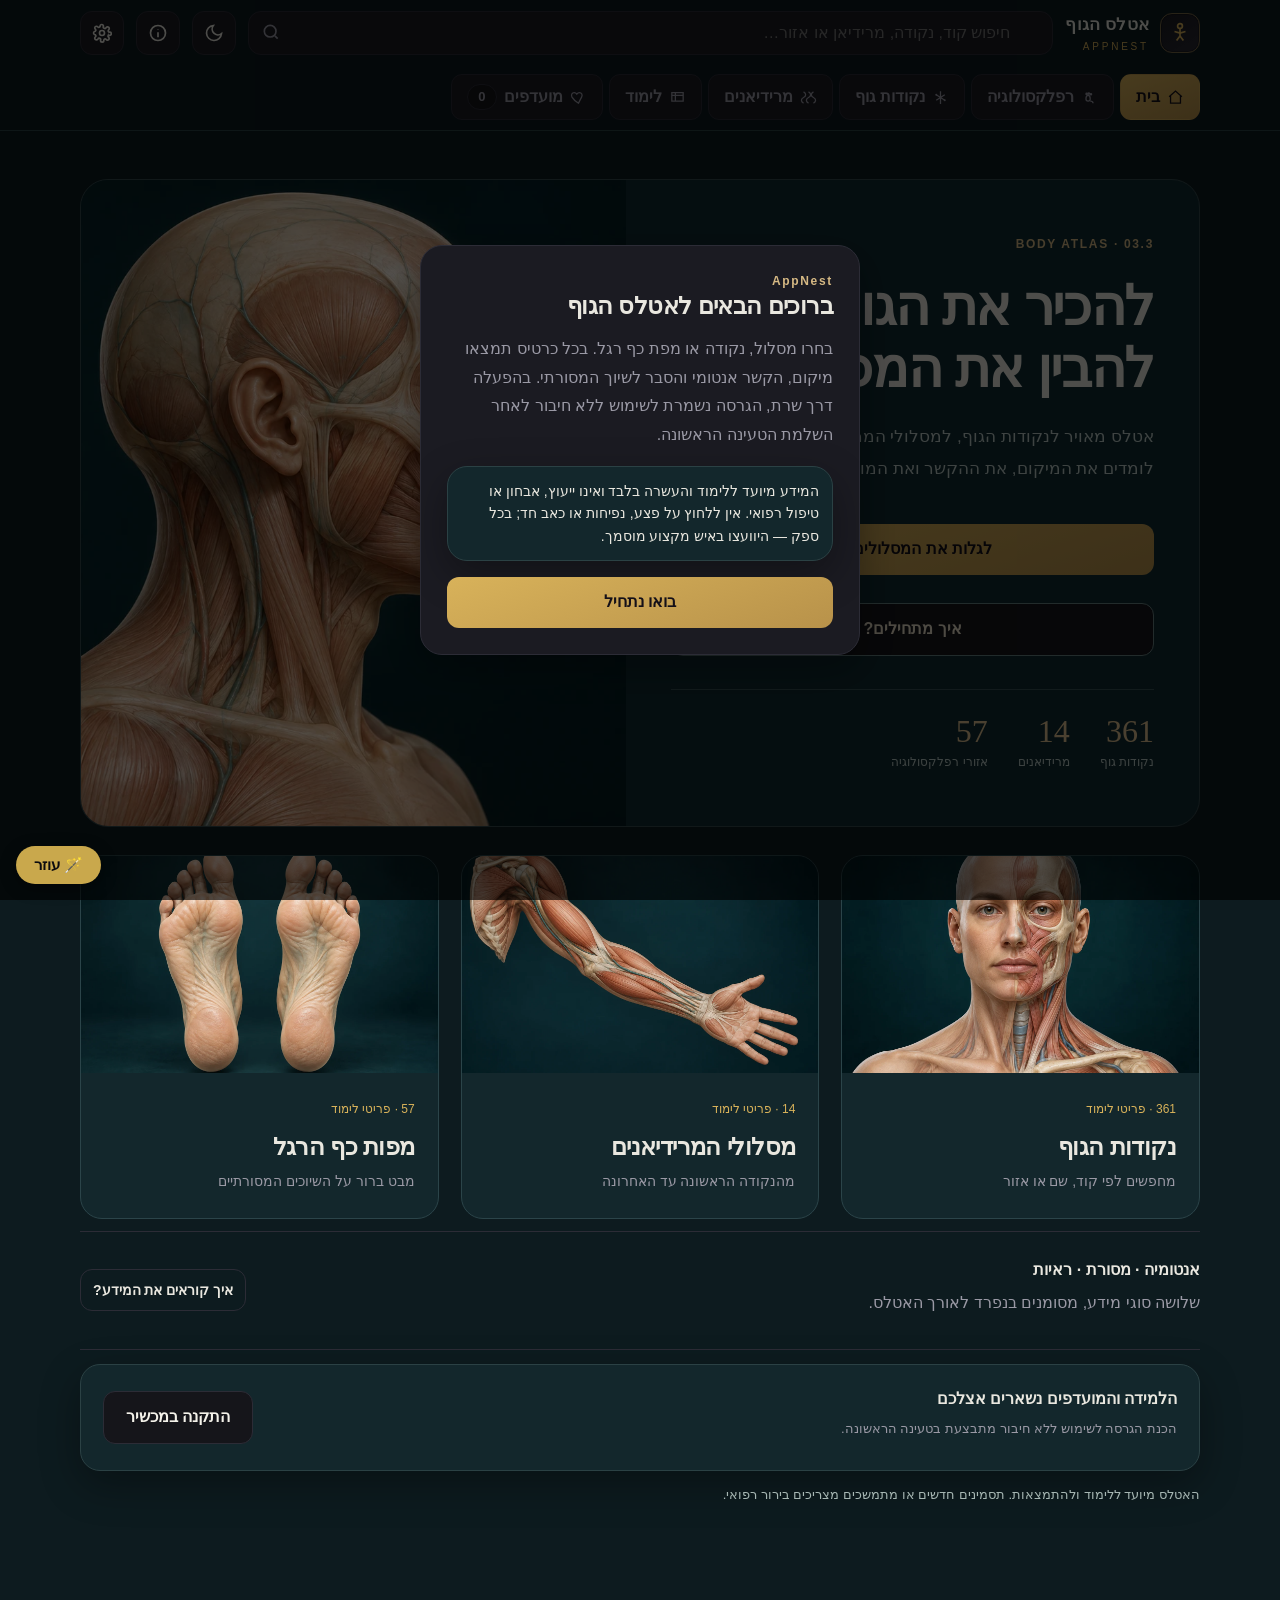
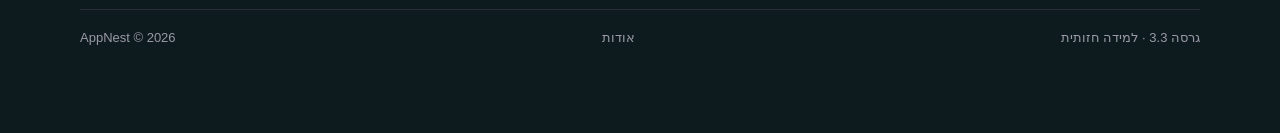
<file: index.html>
<!doctype html>
<html lang="he" dir="rtl">
<head>
<meta charset="utf-8">
<script>/* Moved to its own address. Redirect ONLY from the old GitHub Pages address (same repo feeds both). */(function(){try{if(location.hostname==='barakaflalo.github.io'){var p=location.pathname.replace(/^\/[^\/]+/,'')||'/';location.replace('https://body-atlas-appnest.pages.dev'+p+location.search+location.hash);}}catch(e){}})();</script>
<meta name="viewport" content="width=device-width,initial-scale=1,viewport-fit=cover">
<meta name="theme-color" content="#0d0d0f">
<title>אטלס הגוף 3.3 — למידה חזותית</title>
<link rel="manifest" href="manifest.json">
<link rel="icon" href="icon-192.png">
<link rel="apple-touch-icon" href="icon-192.png">
<style>
:root{
  --gold:#d8b25a; --gold-2:#b8924a; --gold-soft:#e7cd8a;
  --bg:#0d0d0f; --bg2:#15151a; --card:#1b1b22; --card2:#22222b;
  --line:#2c2c36; --ink:#f4f2ea; --muted:#9a99a5; --ok:#5fbf8f; --bad:#e06a5c;
  --radius:18px; --shadow:0 14px 40px #00000055;
}
/* ---- palettes ---- */
[data-pal="onyx"]{ --gold:#d8b25a; --gold-2:#b8924a; --gold-soft:#e7cd8a; }
[data-pal="jade"]{ --gold:#6fc9a6; --gold-2:#3f9c7c; --gold-soft:#a6e6cf; }
[data-pal="ruby"]{ --gold:#e08a7d; --gold-2:#c05f52; --gold-soft:#f2b7ad; }
[data-pal="sky"]{ --gold:#7fb2e6; --gold-2:#4f86c6; --gold-soft:#b6d6f4; }
[data-pal="amethyst"]{ --gold:#b79ae0; --gold-2:#8a68c6; --gold-soft:#d8c6f2; }
/* ---- day mode ---- */
[data-theme="day"]{
  --bg:#f6f3ec; --bg2:#efeadf; --card:#ffffff; --card2:#f4f1e8;
  --line:#e0dccf; --ink:#1c1b18; --muted:#6d6a60; --shadow:0 14px 40px #1b160a14;
}
*{box-sizing:border-box}
html,body{margin:0}
body{
  font:16px/1.55 -apple-system,"Segoe UI",Arial,sans-serif;
  background:radial-gradient(120% 60% at 90% -10%, color-mix(in srgb,var(--gold) 12%, transparent), transparent 60%), var(--bg);
  color:var(--ink); -webkit-tap-highlight-color:transparent; min-height:100vh;
}
button,input,select,textarea{font:inherit;color:inherit}
button{cursor:pointer}
img{max-width:100%}
.hide{display:none!important}
.gold{color:var(--gold)}
h1,h2,h3{margin:0;font-weight:800}
small{color:var(--muted)}
.wrap{width:min(1120px,100% - 28px);margin:auto}

/* header */
header{position:sticky;top:0;z-index:20;background:color-mix(in srgb,var(--bg) 82%, transparent);backdrop-filter:blur(14px);border-bottom:1px solid var(--line)}
.bar{display:flex;align-items:center;gap:12px;padding:11px 0}
.brand{display:flex;align-items:center;gap:11px;cursor:pointer}
.logo{width:40px;height:40px;border-radius:12px;flex:none;display:grid;place-items:center;
  background:linear-gradient(150deg,#1a1a20,#2a2a34);border:1px solid color-mix(in srgb,var(--gold) 45%,var(--line));box-shadow:inset 0 0 0 1px #0004}
.logo svg{width:24px;height:24px}
.brand b{font-size:17px;letter-spacing:.2px}
.brand small{display:block;letter-spacing:.28em;font-size:10px;margin-top:1px}
.search{flex:1;position:relative;min-width:0}
.search input{width:100%;height:44px;border:1px solid var(--line);border-radius:13px;background:var(--card);padding:0 42px 0 14px}
.search svg{position:absolute;inset-inline-start:auto;inset-inline-end:13px;top:11px;width:20px;height:20px;color:var(--muted)}
.iconbtn{width:44px;height:44px;flex:none;border:1px solid var(--line);border-radius:12px;background:var(--card);display:grid;place-items:center}
.iconbtn svg{width:20px;height:20px}
.iconbtn:hover{border-color:color-mix(in srgb,var(--gold) 55%,var(--line))}

/* nav */
nav{display:flex;gap:6px;overflow-x:auto;padding:8px 0 10px;scrollbar-width:none}
nav::-webkit-scrollbar{display:none}
.tab{white-space:nowrap;border:1px solid var(--line);background:var(--card);border-radius:11px;padding:9px 15px;color:var(--muted);font-weight:600;display:flex;gap:7px;align-items:center}
.tab svg{width:17px;height:17px}
.tab.active{background:linear-gradient(160deg,var(--gold),var(--gold-2));color:#141018;border-color:transparent;font-weight:800}

main{padding:18px 0 90px}
.screen{animation:fade .25s ease}
@keyframes fade{from{opacity:0;transform:translateY(6px)}to{opacity:1;transform:none}}

/* home */
.hero{display:flex;justify-content:space-between;align-items:flex-end;gap:16px;margin:6px 0 20px}
.eyebrow{color:var(--gold);font-weight:700;font-size:13px}
.hero h1{font-size:clamp(25px,5vw,38px);margin-top:6px}
.hero p{color:var(--muted);margin:6px 0 0;max-width:46ch}
.favpill{border:1px solid var(--line);background:var(--card);border-radius:30px;padding:10px 15px;display:flex;gap:8px;align-items:center;white-space:nowrap}
.favpill svg{width:17px;height:17px;color:var(--gold)}
.tiles{display:grid;grid-template-columns:repeat(4,1fr);gap:12px}
.tile{text-align:start;border:1px solid var(--line);background:linear-gradient(165deg,var(--card),var(--card2));border-radius:var(--radius);padding:16px;display:flex;flex-direction:column;gap:12px;min-height:120px;box-shadow:var(--shadow);transition:transform .15s,border-color .15s}
.tile:hover{transform:translateY(-3px);border-color:color-mix(in srgb,var(--gold) 50%,var(--line))}
.tile .ic{width:44px;height:44px;border-radius:12px;display:grid;place-items:center;background:color-mix(in srgb,var(--gold) 16%,transparent);color:var(--gold)}
.tile .ic svg{width:24px;height:24px}
.tile b{font-size:16px}
.tile small{display:block;margin-top:3px}
.tile .cnt{margin-top:auto;font-size:13px;color:var(--gold);font-weight:700}
.ready-card{margin-top:14px;padding:16px;display:flex;align-items:center;justify-content:space-between;gap:14px}
.ready-card .ready-copy{display:flex;gap:12px;align-items:flex-start}
.ready-card .ready-icon{width:42px;height:42px;flex:none;border-radius:12px;display:grid;place-items:center;background:color-mix(in srgb,var(--ok) 16%,transparent);color:var(--ok);font-size:21px}
.ready-card b{display:block;margin-bottom:3px}.ready-card p{margin:0;color:var(--muted);font-size:14px}
.ready-card .btn{width:auto;min-width:150px;margin:0;white-space:nowrap}

.section-head{display:flex;justify-content:space-between;align-items:flex-end;margin:24px 0 14px;gap:12px}
.section-head h2{font-size:20px}
.card{border:1px solid var(--line);background:var(--card);border-radius:var(--radius);box-shadow:var(--shadow)}

/* workspace (map + list) */
.workspace{display:grid;grid-template-columns:minmax(0,1.6fr) minmax(280px,.9fr);gap:14px}
.toolbar{display:flex;gap:9px;flex-wrap:wrap;align-items:center;padding:13px 15px;border-bottom:1px solid var(--line)}
.toolbar .seg{display:flex;gap:6px;flex-wrap:wrap}
.chip{border:1px solid var(--line);background:var(--bg2);border-radius:10px;padding:8px 12px;font-weight:600;font-size:14px;display:flex;gap:6px;align-items:center}
.chip svg{width:16px;height:16px}
.chip.active{background:linear-gradient(160deg,var(--gold),var(--gold-2));color:#141018;border-color:transparent}
select.chip{padding-inline-end:26px}
.stage{position:relative;background:var(--bg2);min-height:360px;display:grid;place-items:center;overflow:auto;max-height:72vh;padding:14px}
.stage.body{background:#050507;padding:0}
.stage img{display:block;width:var(--zoom,100%);max-width:none;height:auto;margin:auto}
.stage.body img{width:100%;max-width:520px}
.pin{position:absolute;width:34px;height:34px;border-radius:50%;border:3px solid #fff;background:var(--gold-2);color:#fff;font-weight:800;box-shadow:0 4px 12px #0009;display:grid;place-items:center;transform:translate(50%,-50%)}
.acupin{position:absolute;width:15px;height:15px;padding:0;border-radius:50%;border:2px solid #fff;background:var(--gold);box-shadow:0 1px 6px #000a;transform:translate(-50%,-50%);transition:.12s}
.acupin:hover,.acupin:focus{width:24px;height:24px;z-index:3;outline:none}
.map-note{margin:0;padding:12px 15px;border-top:1px solid var(--line);color:var(--muted);font-size:13px}
.zoombar{display:flex;gap:8px;align-items:center;padding:11px 15px;border-top:1px solid var(--line)}
.zoombar input{flex:1}
.zoombar button{width:38px;height:38px;border:1px solid var(--line);background:var(--bg2);border-radius:10px;font-weight:800}
.zonegrid{display:grid;grid-template-columns:repeat(auto-fill,minmax(46px,1fr));gap:7px;padding:13px 15px;border-top:1px solid var(--line)}
.zonegrid button{min-height:42px;border:1px solid color-mix(in srgb,var(--gold) 35%,var(--line));background:color-mix(in srgb,var(--gold) 10%,transparent);color:var(--gold);border-radius:10px;font-weight:800}
.zonegrid button:hover{background:linear-gradient(160deg,var(--gold),var(--gold-2));color:#141018}

.list{max-height:72vh;overflow:auto;padding:8px}
.list-head{display:flex;align-items:center;gap:8px;justify-content:space-between;padding:8px 8px 12px;flex-wrap:wrap}
.list-head b{font-size:15px}
.count{background:var(--bg2);border:1px solid var(--line);border-radius:20px;padding:2px 10px;font-size:13px;color:var(--muted)}
.row{width:100%;text-align:start;border:1px solid transparent;background:transparent;border-radius:13px;padding:10px;display:grid;grid-template-columns:48px 1fr 16px;gap:10px;align-items:center;color:var(--ink)}
.row:hover{background:var(--card2);border-color:var(--line)}
.code{direction:ltr;min-width:48px;height:48px;padding:0 6px;border-radius:12px;background:color-mix(in srgb,var(--gold) 14%,transparent);color:var(--gold);display:grid;place-items:center;font-weight:800;font-size:14px}
.row b{display:block;font-size:15px}
.row small{display:block}
.row em{font-style:normal;font-size:11px;color:var(--gold);font-weight:700}
.row .chev{color:var(--muted)}
.empty{text-align:center;color:var(--muted);padding:34px 14px}

/* meridians grid */
.mgrid{display:grid;grid-template-columns:repeat(auto-fill,minmax(150px,1fr));gap:12px}
.mcard{text-align:start;border:1px solid var(--line);background:var(--card);border-radius:var(--radius);padding:14px;display:flex;flex-direction:column;gap:6px}
.mcard:hover{border-color:color-mix(in srgb,var(--gold) 50%,var(--line))}
.mcard .ab{direction:ltr;font-weight:800;color:var(--gold);letter-spacing:1px}
.mcard b{font-size:15px}
.mcard small{color:var(--muted)}
.mdot{width:100%;height:6px;border-radius:6px;margin-top:4px;background:linear-gradient(90deg,var(--gold),var(--gold-2))}
.mer-map{padding:14px;overflow:auto;background:radial-gradient(circle at 70% 45%,color-mix(in srgb,var(--gold) 9%,transparent),transparent 52%),var(--bg2)}
.mer-canvas{position:relative;min-width:680px}.mer-map svg{display:block;width:100%;height:auto}
.mer-map .bodyline{fill:none;stroke:color-mix(in srgb,var(--ink) 30%,transparent);stroke-width:3}
.mer-map .route-line{fill:none;stroke:var(--gold);stroke-width:8;stroke-linecap:round;stroke-linejoin:round;filter:drop-shadow(0 2px 5px #0008)}
.mer-map .flow-line{fill:none;stroke:var(--gold-soft);stroke-width:2.5;stroke-dasharray:7 8}
.mer-map [data-point]{cursor:pointer;outline:none}
.mer-map .point-node circle{fill:var(--gold-2);stroke:#fff;stroke-width:3}
.mer-map .point-node text{fill:var(--ink);font:700 15px -apple-system,"Segoe UI",Arial,sans-serif;paint-order:stroke;stroke:var(--bg2);stroke-width:5px;stroke-linejoin:round;direction:ltr;unicode-bidi:bidi-override}
.mer-map.compact .point-node text{font-size:12px}
.map-hit{position:absolute;width:26px;height:26px;transform:translate(-50%,-50%);border:3px solid #fff;border-radius:50%;background:var(--gold-2);color:transparent;padding:0;box-shadow:0 2px 7px #0009}
.map-hit:hover{background:var(--gold);transform:translate(-50%,-50%) scale(1.16)}
.map-hit:focus-visible{outline:3px solid #fff;box-shadow:0 0 0 6px var(--gold);color:transparent}
.map-guide{padding:13px 15px;border-top:1px solid var(--line);display:flex;gap:9px;align-items:flex-start;color:var(--muted);font-size:14px}
.map-guide b{color:var(--ink)}

/* detail sheet */
.scrim{position:fixed;inset:0;background:#0009;z-index:40;opacity:0;pointer-events:none;transition:.2s}
.scrim.open{opacity:1;pointer-events:auto}
.sheet{position:fixed;inset-block:0;inset-inline-end:0;width:min(94vw,440px);background:var(--card);z-index:41;box-shadow:var(--shadow);transform:translateX(110%);transition:transform .25s;overflow:auto;padding:22px}
[dir=rtl] .sheet{transform:translateX(-110%)}
.sheet.open{transform:none!important}
.sheet .x{position:absolute;inset-inline-start:16px;top:16px;border:1px solid var(--line);background:var(--bg2);border-radius:10px;width:38px;height:38px;display:grid;place-items:center}
.sheet .bigcode{direction:ltr;width:70px;height:70px;border-radius:18px;background:linear-gradient(160deg,var(--gold),var(--gold-2));color:#141018;display:grid;place-items:center;font-weight:800;font-size:20px;margin-top:34px}
.sheet .type{color:var(--gold);font-weight:700;font-size:13px;margin-top:14px}
.sheet h2{font-size:25px;margin:4px 0 2px}
.sheet .zh{direction:ltr;color:var(--muted)}
.sheet section{border-top:1px solid var(--line);padding:15px 0 0;margin-top:15px}
.sheet section b{font-size:13px;color:var(--muted);display:block;margin-bottom:5px}
.sheet section p{margin:0;line-height:1.7}
.sheet .en{direction:ltr;font-size:14px;color:var(--muted)}
.warn{background:color-mix(in srgb,var(--gold) 12%,transparent);border:1px solid color-mix(in srgb,var(--gold) 40%,var(--line));border-radius:14px;padding:13px;margin-top:16px;font-size:14px;line-height:1.6}
.btn{width:100%;border:0;border-radius:13px;padding:13px;font-weight:800;background:linear-gradient(160deg,var(--gold),var(--gold-2));color:#141018;margin-top:16px;display:flex;gap:8px;align-items:center;justify-content:center}
.btn.ghost{background:var(--bg2);color:var(--ink);border:1px solid var(--line)}
.btn svg{width:18px;height:18px}

/* learn */
.learn-wrap{max-width:640px;margin:auto}
.flash{min-height:260px;display:flex;flex-direction:column;justify-content:center;align-items:center;text-align:center;padding:30px;gap:14px}
.flash .code{width:auto;height:auto;padding:8px 16px;font-size:22px}
.flash .q{font-size:20px;font-weight:700}
.flash .a{color:var(--muted);line-height:1.7}
.opts{display:grid;gap:10px;margin-top:8px}
.opt{border:1px solid var(--line);background:var(--card);border-radius:13px;padding:13px 15px;text-align:start;font-weight:600}
.opt:hover{border-color:color-mix(in srgb,var(--gold) 50%,var(--line))}
.opt.correct{background:color-mix(in srgb,var(--ok) 22%,transparent);border-color:var(--ok)}
.opt.wrong{background:color-mix(in srgb,var(--bad) 20%,transparent);border-color:var(--bad)}
.progress{height:8px;background:var(--bg2);border:1px solid var(--line);border-radius:8px;overflow:hidden;margin:14px 0}
.progress i{display:block;height:100%;background:linear-gradient(90deg,var(--gold),var(--gold-2));width:0;transition:.3s}

/* settings/forms */
.field{margin:14px 0}
.field label{display:block;font-weight:700;margin-bottom:7px;font-size:14px}
.field input,.field select{width:100%;height:46px;border:1px solid var(--line);border-radius:12px;background:var(--bg2);padding:0 13px}
.pals{display:flex;gap:10px;flex-wrap:wrap}
.pals button{width:46px;height:46px;border-radius:50%;border:2px solid var(--line);position:relative}
.pals button.active{border-color:var(--ink);box-shadow:0 0 0 2px var(--gold)}
.seg-toggle{display:flex;border:1px solid var(--line);border-radius:12px;overflow:hidden}
.seg-toggle button{flex:1;padding:12px;background:var(--bg2);font-weight:700}
.seg-toggle button.active{background:linear-gradient(160deg,var(--gold),var(--gold-2));color:#141018}
.setrow{display:flex;gap:10px;flex-wrap:wrap;margin-top:10px}
.setrow .btn{margin-top:0;flex:1;min-width:140px}

/* onboarding */
.modal{position:fixed;inset:0;z-index:60;background:#000a;display:grid;place-items:center;padding:18px}
.modal .box{background:var(--card);border:1px solid var(--line);border-radius:22px;padding:26px;max-width:440px;width:100%;box-shadow:var(--shadow)}
.modal h2{font-size:24px}
.modal .steps{color:var(--muted);line-height:1.8;margin:14px 0}

footer{border-top:1px solid var(--line);padding:18px 0 26px;color:var(--muted);font-size:13px;display:flex;gap:6px;justify-content:space-between;flex-wrap:wrap}
footer a{color:var(--gold)}

@media(max-width:820px){
  .tiles{grid-template-columns:1fr 1fr}
  .workspace{grid-template-columns:1fr}
  .brand small{display:none}
  .hero{flex-direction:column;align-items:stretch}
  .list{max-height:none}
}
@media(max-width:560px){
  .wrap{width:min(100% - 20px,1120px)}
  .bar{flex-wrap:wrap;gap:8px}
  .brand{flex:1}
  .search{order:3;flex-basis:100%}
  .tiles{grid-template-columns:1fr}
  .tile{min-height:104px}
  .tab{padding:8px 11px}
  main{padding-top:12px}
  .stage{min-height:300px;padding:8px}
  .sheet{width:100%;padding:18px}
  .flash{padding:22px 16px;min-height:240px}
  .row{grid-template-columns:46px minmax(0,1fr) 14px;padding:9px 6px}
  .ready-card{align-items:stretch;flex-direction:column}.ready-card .btn{width:100%}
}
@media(prefers-reduced-motion:reduce){*{animation:none!important;transition:none!important}}
</style>
<link rel="stylesheet" href="atlas-pro.css">
<link rel="stylesheet" href="atlas-detail.css">
<link rel="stylesheet" href="atlas-study.css">
<link rel="stylesheet" href="atlas-anatomy.css">
</head>
<body data-pal="onyx" data-theme="night" dir="rtl">

<header>
  <div class="wrap bar">
    <div class="brand" data-go="home">
      <span class="logo"><svg viewBox="0 0 24 24" fill="none" stroke="var(--gold)" stroke-width="1.7"><circle cx="12" cy="5" r="2.4"/><path d="M12 7.4V15M12 15l-3.4 4.6M12 15l3.4 4.6M6.5 10.5 12 12l5.5-1.5"/><circle cx="12" cy="12" r="0.9" fill="var(--gold)" stroke="none"/></svg></span>
      <div><b>אטלס הגוף</b><small class="gold">APPNEST</small></div>
    </div>
    <div class="search">
      <svg viewBox="0 0 24 24" fill="none" stroke="currentColor" stroke-width="2"><circle cx="11" cy="11" r="7"/><path d="m20 20-3.3-3.3"/></svg>
      <input id="q" placeholder="חיפוש נקודה, מרידיאן או אזור…" autocomplete="off">
    </div>
    <button class="iconbtn" id="themeBtn" aria-label="מצב תצוגה"><svg id="themeIco" viewBox="0 0 24 24" fill="none" stroke="currentColor" stroke-width="2"><path d="M21 12.8A9 9 0 1 1 11.2 3 7 7 0 0 0 21 12.8Z"/></svg></button>
    <button class="iconbtn" data-go="about" aria-label="אודות"><svg viewBox="0 0 24 24" fill="none" stroke="currentColor" stroke-width="2"><circle cx="12" cy="12" r="9"/><path d="M12 11v6M12 7.5v.5"/></svg></button>
    <button class="iconbtn" data-go="settings" aria-label="הגדרות"><svg viewBox="0 0 24 24" fill="none" stroke="currentColor" stroke-width="2"><circle cx="12" cy="12" r="3"/><path d="M19.4 15a1.6 1.6 0 0 0 .3 1.8l.1.1a2 2 0 1 1-2.8 2.8l-.1-.1a1.6 1.6 0 0 0-2.7 1.1V21a2 2 0 0 1-4 0v-.2A1.6 1.6 0 0 0 7 19.3l-.1.1a2 2 0 1 1-2.8-2.8l.1-.1A1.6 1.6 0 0 0 3 13.8a2 2 0 0 1 0-3.6 1.6 1.6 0 0 0 1.2-2.6l-.1-.1A2 2 0 1 1 6.9 4.7l.1.1A1.6 1.6 0 0 0 9.7 3.9V3.8a2 2 0 0 1 4 0v.2A1.6 1.6 0 0 0 17 5.5l.1-.1a2 2 0 1 1 2.8 2.8l-.1.1a1.6 1.6 0 0 0 1.2 2.6h.2a2 2 0 0 1 0 4h-.2a1.6 1.6 0 0 0-1.4.9Z"/></svg></button>
  </div>
  <div class="wrap"><nav id="nav"></nav></div>
</header>

<main class="wrap"><div id="view"></div></main>

<footer class="wrap">
  <span>גרסה 3.3 · למידה חזותית</span>
  <span data-go="about" style="cursor:pointer">מקורות ואודות</span>
  <span>AppNest © 2026</span>
</footer>

<div class="scrim" id="scrim"></div>
<aside class="sheet" id="sheet" role="dialog" aria-modal="true" aria-label="פרטי פריט" aria-hidden="true" inert></aside>

<script src="atlas-data.js"></script>
<script src="atlas-engine.js"></script>
<script src="atlas-diagrams.js"></script>
<script src="atlas-pro.js"></script>
<script src="atlas-detail-data.js"></script>
<script src="atlas-learning-data.js"></script>
<script src="atlas-detail-diagrams.js"></script>
<script src="atlas-anatomy.js"></script>
<script src="atlas-landmarks.js"></script>
<script src="atlas-detail.js"></script>
<script src="atlas-study.js"></script>
<script src="atlas-courses.js"></script>
<script>applySettings();applyLang();route("home");onboard();</script>
<script src="assistant.js"></script>
</body></html>
</file>
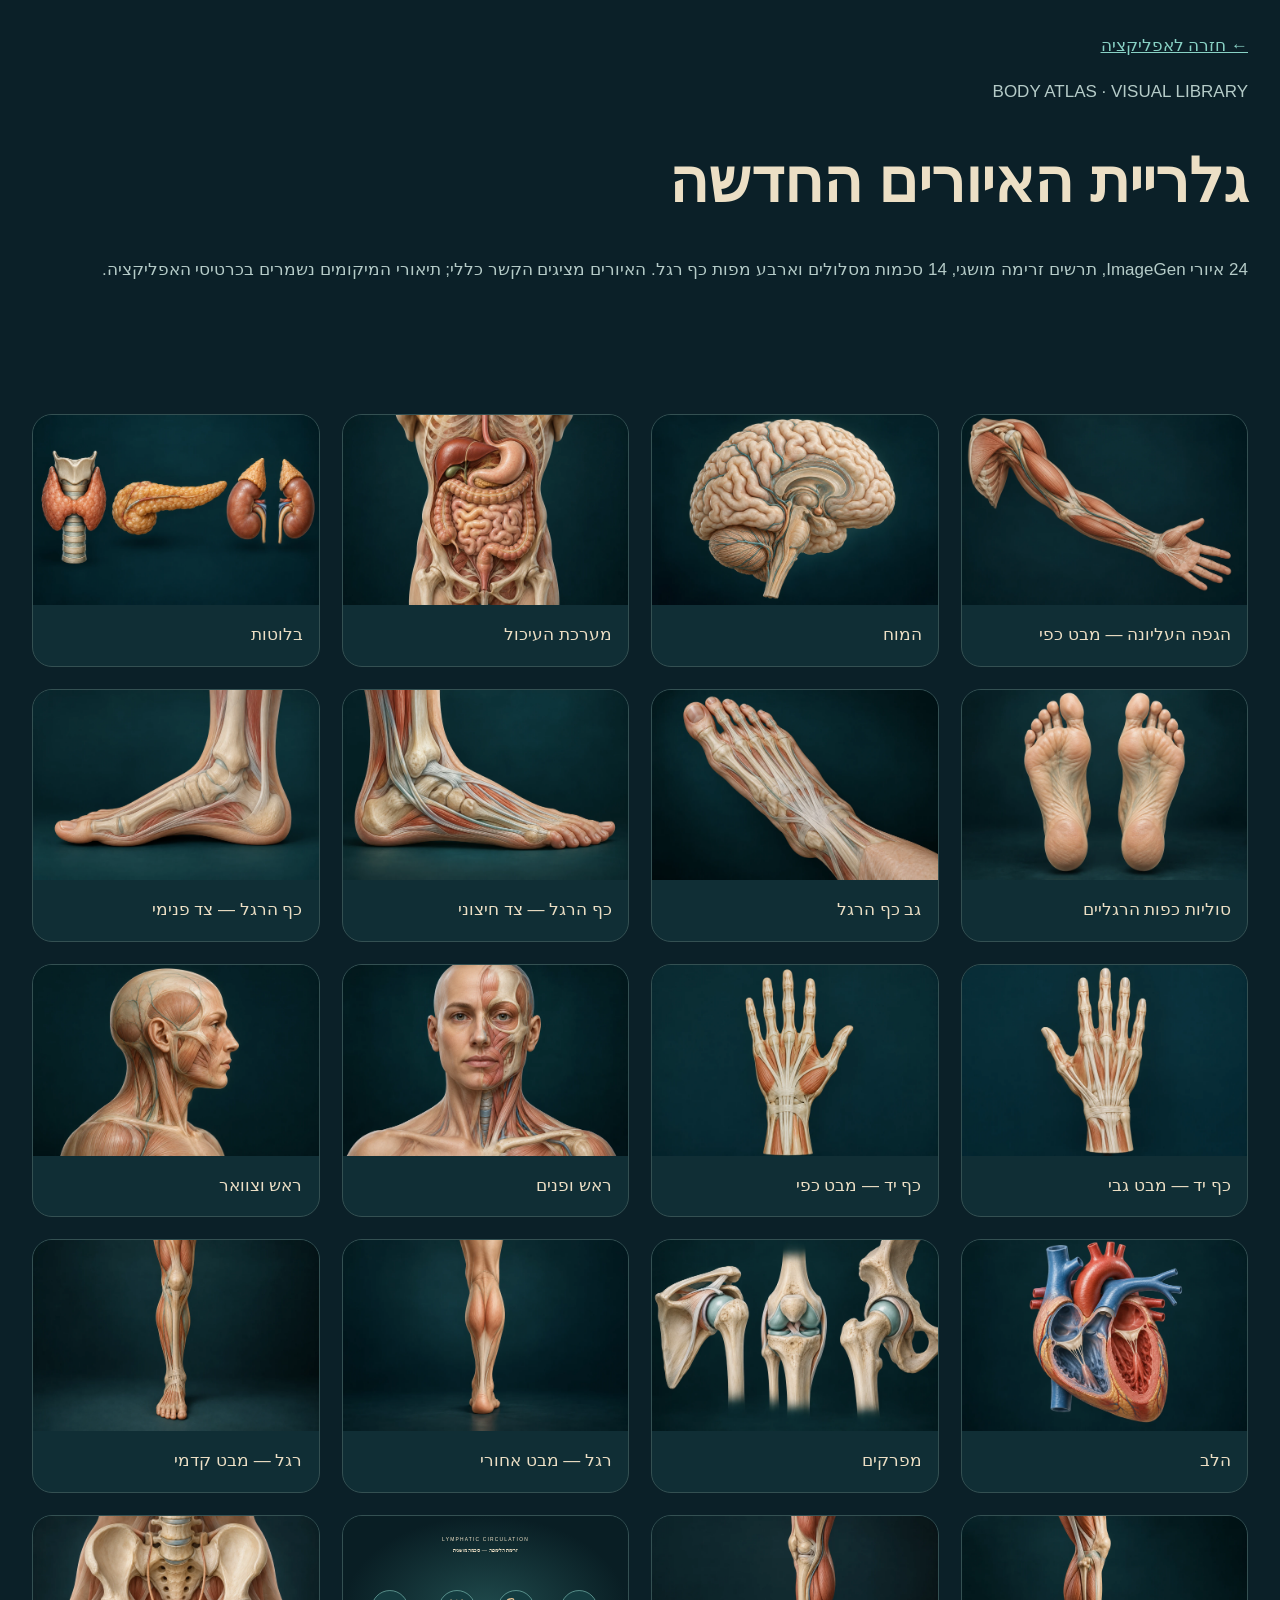
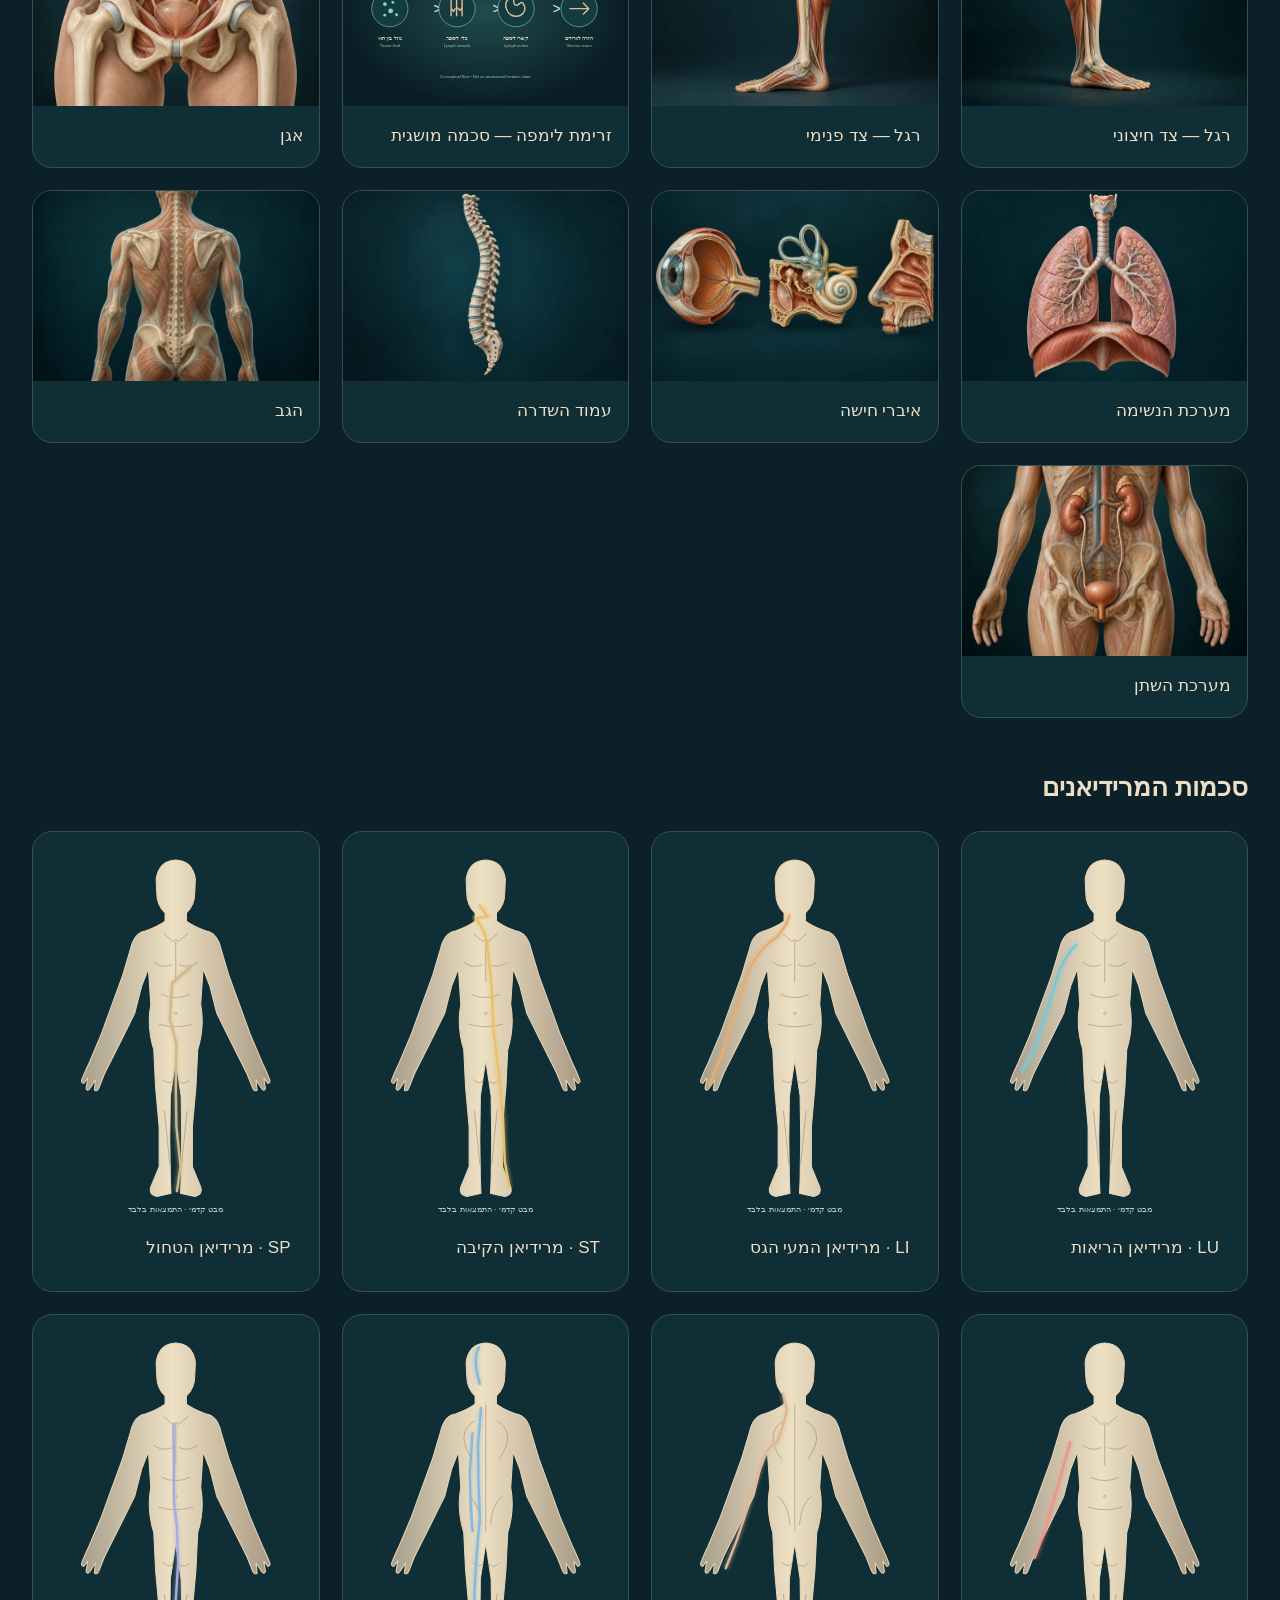
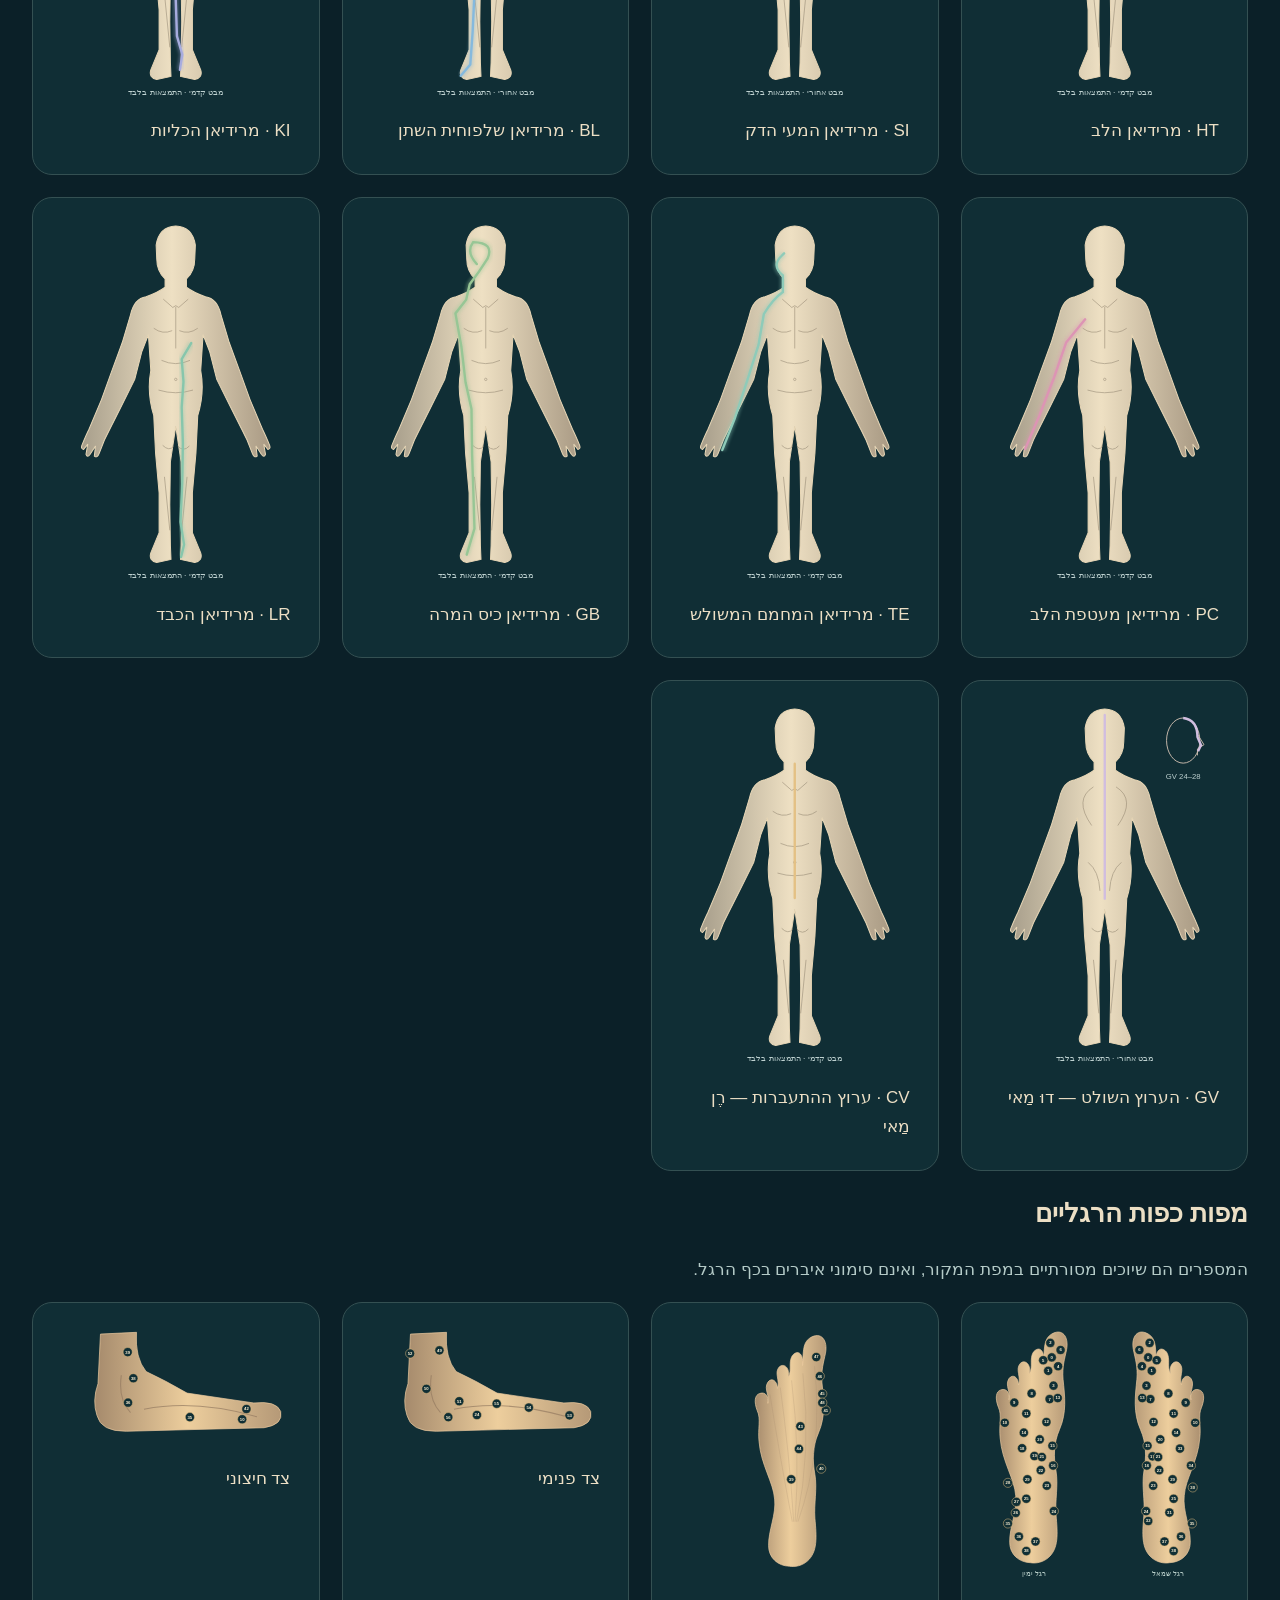
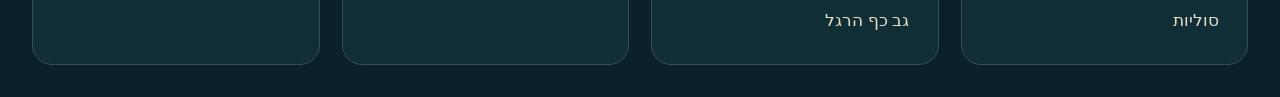
<file: illustration-atlas.html>
<!doctype html><html lang="he" dir="rtl"><meta charset="utf-8"><meta name="viewport" content="width=device-width,initial-scale=1"><title>אטלס הגוף · גלריית איורים</title><style>*{box-sizing:border-box}body{margin:0;background:#0b2028;color:#ecdfc5;font:17px/1.7 Arial,sans-serif}header,main{max-width:1320px;margin:auto;padding:32px}h1{font-size:clamp(30px,5vw,60px);line-height:1.15}p{color:#b5cbc8}a{color:#89d2c5}section{margin:48px 0}.grid{display:grid;grid-template-columns:repeat(auto-fit,minmax(270px,1fr));gap:22px}figure{margin:0;border:1px solid #345052;border-radius:20px;overflow:hidden;background:#102e35}img{width:100%;height:auto;display:block}figcaption{padding:16px}svg{max-width:100%;max-height:650px;display:block;margin:auto}.diagram{padding:12px}.ba-map-node circle{fill:#102f35;stroke:#e3bc7f;stroke-width:1.4}.ba-map-node text{fill:#fff3d6;font:bold 12px Arial}button{font:inherit}small{color:#acc9c4}</style><header><a href="index.html">← חזרה לאפליקציה</a><p>BODY ATLAS · VISUAL LIBRARY</p><h1>גלריית האיורים החדשה</h1><p>24 איורי ImageGen, תרשים זרימה מושגי, 14 סכמות מסלולים וארבע מפות כף רגל. האיורים מציגים הקשר כללי; תיאורי המיקומים נשמרים בכרטיסי האפליקציה.</p></header><main><section class="grid"><figure><a href="assets/plates/arm-palmar.webp"><img src="assets/plates/arm-palmar.webp" width="1400" height="933" loading="lazy" alt="הגפה העליונה — מבט כפי"></a><figcaption>הגפה העליונה — מבט כפי</figcaption></figure><figure><a href="assets/plates/brain.webp"><img src="assets/plates/brain.webp" width="1400" height="933" loading="lazy" alt="המוח"></a><figcaption>המוח</figcaption></figure><figure><a href="assets/plates/digestive.webp"><img src="assets/plates/digestive.webp" width="1400" height="933" loading="lazy" alt="מערכת העיכול"></a><figcaption>מערכת העיכול</figcaption></figure><figure><a href="assets/plates/endocrine.webp"><img src="assets/plates/endocrine.webp" width="1400" height="933" loading="lazy" alt="בלוטות"></a><figcaption>בלוטות</figcaption></figure><figure><a href="assets/plates/feet-soles.webp"><img src="assets/plates/feet-soles.webp" width="1400" height="933" loading="lazy" alt="סוליות כפות הרגליים"></a><figcaption>סוליות כפות הרגליים</figcaption></figure><figure><a href="assets/plates/foot-dorsal.webp"><img src="assets/plates/foot-dorsal.webp" width="1400" height="933" loading="lazy" alt="גב כף הרגל"></a><figcaption>גב כף הרגל</figcaption></figure><figure><a href="assets/plates/foot-lateral.webp"><img src="assets/plates/foot-lateral.webp" width="1400" height="933" loading="lazy" alt="כף הרגל — צד חיצוני"></a><figcaption>כף הרגל — צד חיצוני</figcaption></figure><figure><a href="assets/plates/foot-medial.webp"><img src="assets/plates/foot-medial.webp" width="1400" height="933" loading="lazy" alt="כף הרגל — צד פנימי"></a><figcaption>כף הרגל — צד פנימי</figcaption></figure><figure><a href="assets/plates/hand-dorsal-detail.webp"><img src="assets/plates/hand-dorsal-detail.webp" width="1400" height="933" loading="lazy" alt="כף יד — מבט גבי"></a><figcaption>כף יד — מבט גבי</figcaption></figure><figure><a href="assets/plates/hand-palmar-detail.webp"><img src="assets/plates/hand-palmar-detail.webp" width="1400" height="933" loading="lazy" alt="כף יד — מבט כפי"></a><figcaption>כף יד — מבט כפי</figcaption></figure><figure><a href="assets/plates/head-front.webp"><img src="assets/plates/head-front.webp" width="1400" height="933" loading="lazy" alt="ראש ופנים"></a><figcaption>ראש ופנים</figcaption></figure><figure><a href="assets/plates/head-side.webp"><img src="assets/plates/head-side.webp" width="1400" height="933" loading="lazy" alt="ראש וצוואר"></a><figcaption>ראש וצוואר</figcaption></figure><figure><a href="assets/plates/heart.webp"><img src="assets/plates/heart.webp" width="1400" height="933" loading="lazy" alt="הלב"></a><figcaption>הלב</figcaption></figure><figure><a href="assets/plates/joints.webp"><img src="assets/plates/joints.webp" width="1400" height="933" loading="lazy" alt="מפרקים"></a><figcaption>מפרקים</figcaption></figure><figure><a href="assets/plates/leg-back.webp"><img src="assets/plates/leg-back.webp" width="1400" height="933" loading="lazy" alt="רגל — מבט אחורי"></a><figcaption>רגל — מבט אחורי</figcaption></figure><figure><a href="assets/plates/leg-front.webp"><img src="assets/plates/leg-front.webp" width="1400" height="933" loading="lazy" alt="רגל — מבט קדמי"></a><figcaption>רגל — מבט קדמי</figcaption></figure><figure><a href="assets/plates/leg-lateral.webp"><img src="assets/plates/leg-lateral.webp" width="1400" height="933" loading="lazy" alt="רגל — צד חיצוני"></a><figcaption>רגל — צד חיצוני</figcaption></figure><figure><a href="assets/plates/leg-medial.webp"><img src="assets/plates/leg-medial.webp" width="1400" height="933" loading="lazy" alt="רגל — צד פנימי"></a><figcaption>רגל — צד פנימי</figcaption></figure><figure><a href="assets/plates/lymph.svg"><img src="assets/plates/lymph.svg" width="1400" height="933" loading="lazy" alt="זרימת לימפה — סכמה מושגית"></a><figcaption>זרימת לימפה — סכמה מושגית</figcaption></figure><figure><a href="assets/plates/pelvis.webp"><img src="assets/plates/pelvis.webp" width="1400" height="933" loading="lazy" alt="אגן"></a><figcaption>אגן</figcaption></figure><figure><a href="assets/plates/respiratory.webp"><img src="assets/plates/respiratory.webp" width="1400" height="933" loading="lazy" alt="מערכת הנשימה"></a><figcaption>מערכת הנשימה</figcaption></figure><figure><a href="assets/plates/senses.webp"><img src="assets/plates/senses.webp" width="1400" height="933" loading="lazy" alt="איברי חישה"></a><figcaption>איברי חישה</figcaption></figure><figure><a href="assets/plates/spine.webp"><img src="assets/plates/spine.webp" width="1400" height="933" loading="lazy" alt="עמוד השדרה"></a><figcaption>עמוד השדרה</figcaption></figure><figure><a href="assets/plates/torso-back.webp"><img src="assets/plates/torso-back.webp" width="1400" height="933" loading="lazy" alt="הגב"></a><figcaption>הגב</figcaption></figure><figure><a href="assets/plates/urinary.webp"><img src="assets/plates/urinary.webp" width="1400" height="933" loading="lazy" alt="מערכת השתן"></a><figcaption>מערכת השתן</figcaption></figure></section><h2>סכמות המרידיאנים</h2><div id="channels" class="grid"></div><h2>מפות כפות הרגליים</h2><p>המספרים הם שיוכים מסורתיים במפת המקור, ואינם סימוני איברים בכף הרגל.</p><div id="feet" class="grid"></div></main><script src="atlas-data.js"></script><script>const D=window.ATLAS;const baT=(h,e)=>h;const baEsc=s=>String(s).replaceAll("&","&amp;").replaceAll("<","&lt;").replaceAll("\"","&quot;");</script><script src="atlas-diagrams.js"></script><script>document.getElementById("channels").innerHTML=D.meridians.map(m=>`<figure class="diagram">${baMeridianDiagram(m.ab)}<figcaption>${m.ab} · ${m.heN}</figcaption></figure>`).join("");document.getElementById("feet").innerHTML=[["soles","סוליות"],["top","גב כף הרגל"],["inner","צד פנימי"],["outer","צד חיצוני"]].map(([k,t])=>`<figure class="diagram">${baFootDiagram(k)}<figcaption>${t}</figcaption></figure>`).join("");document.querySelectorAll("[data-open]").forEach(n=>{n.removeAttribute("role");n.removeAttribute("tabindex")});</script></html>
</file>
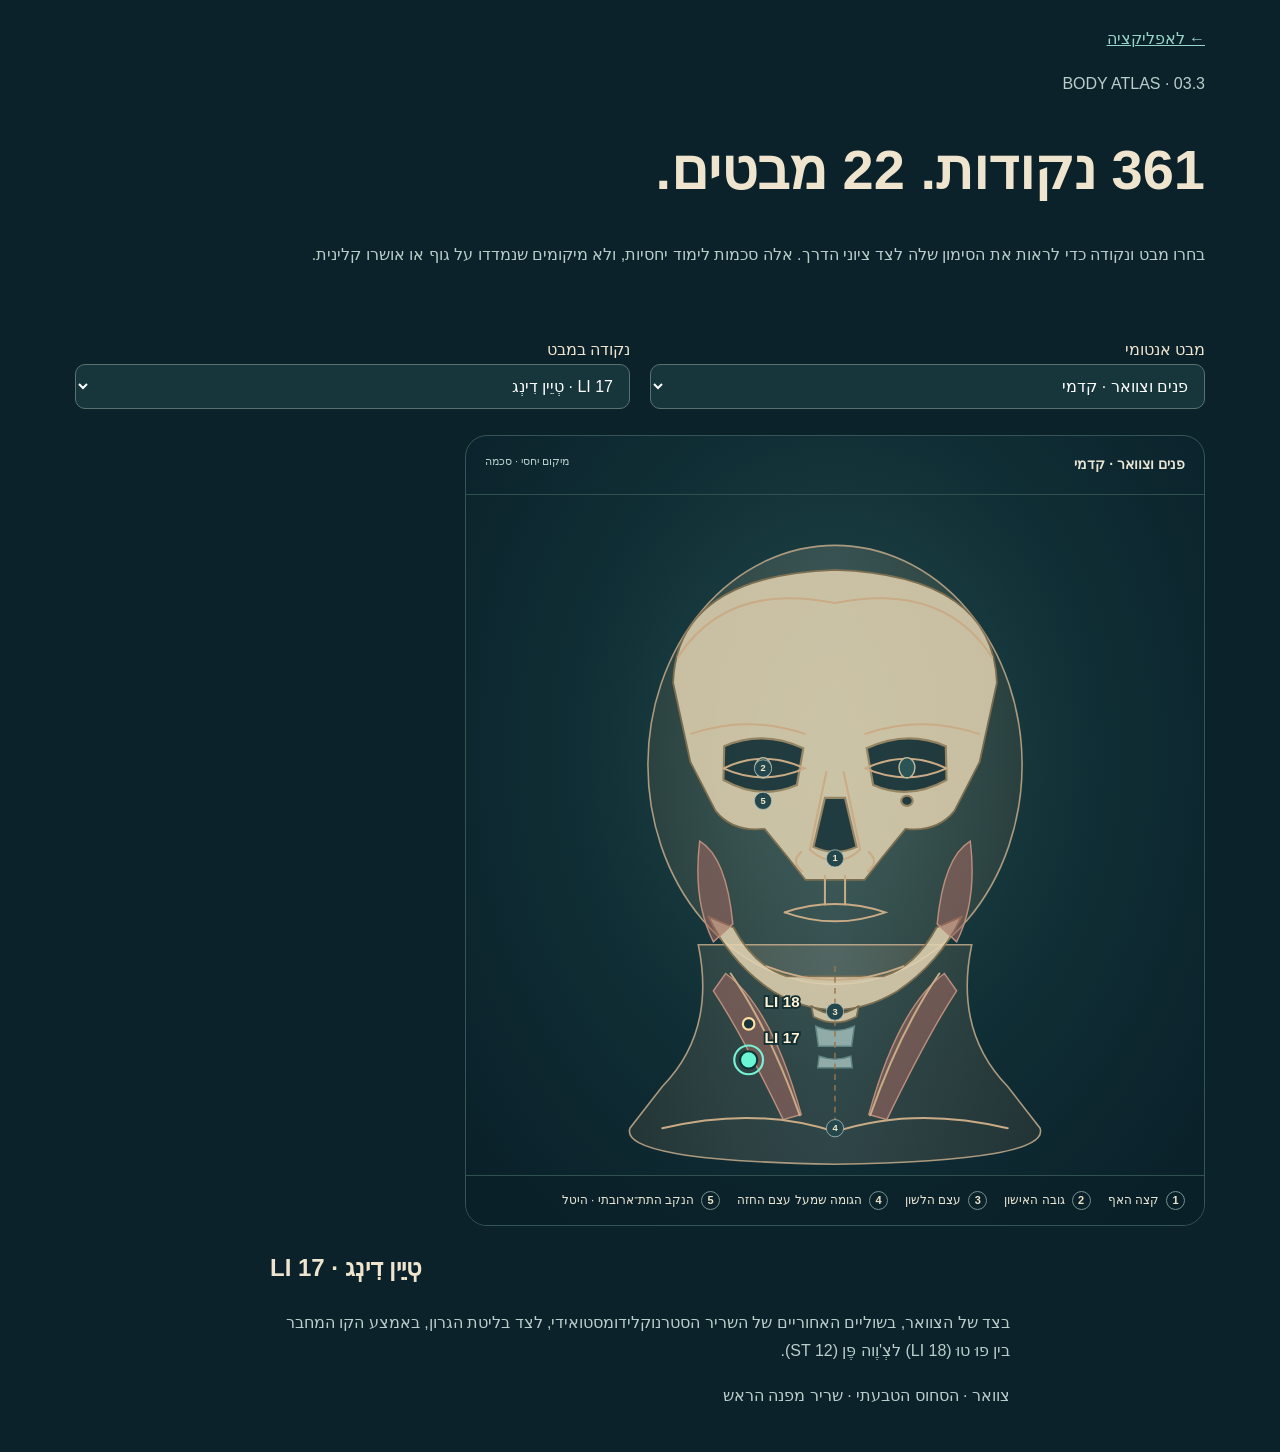
<file: point-atlas.html>
<!doctype html><html lang="he" dir="rtl"><meta charset="utf-8"><meta name="viewport" content="width=device-width,initial-scale=1"><title>אטלס הגוף 3.3 · סכמות נקודות</title><style>*{box-sizing:border-box}body{margin:0;background:#0c222a;color:#efe5ce;font:16px/1.8 Arial,sans-serif}header,main{max-width:1180px;margin:auto;padding:25px}h1{font-size:clamp(30px,5vw,56px);line-height:1.2}p{color:#b9ceca}a{color:#97d6c8}label{display:block;margin-bottom:10px}select,input{font:inherit;padding:12px;border:1px solid #597271;border-radius:10px;background:#16363b;color:#fff;max-width:100%;width:100%}.controls{display:grid;grid-template-columns:1fr 1fr;gap:20px}.gallery{display:grid;grid-template-columns:repeat(auto-fit,minmax(280px,1fr));gap:20px}table{border-collapse:collapse;width:100%}td,th{border-bottom:1px solid #385252;text-align:start;padding:15px;vertical-align:top}small{color:#b5ccc4}.tablewrap{overflow:auto}.ad-diagram{max-width:740px;margin:25px auto}.ad-diagram svg{max-height:680px}button{font:inherit;padding:10px;border-radius:8px}#caption{max-width:740px;margin:auto}.tag{display:inline-block;padding:5px 9px;border:1px solid #496664;border-radius:7px} @media(max-width:600px){.controls{grid-template-columns:1fr}header,main{padding:18px}td,th{font-size:13px;padding:9px}}</style><link rel="stylesheet" href="atlas-detail.css"><link rel="stylesheet" href="atlas-anatomy.css"><header><a href="index.html">← לאפליקציה</a><p>BODY ATLAS · 03.3</p><h1>361 נקודות. 22 מבטים.</h1><p>בחרו מבט ונקודה כדי לראות את הסימון שלה לצד ציוני הדרך. אלה סכמות לימוד יחסיות, ולא מיקומים שנמדדו על גוף או אושרו קלינית.</p></header><main><div class="controls"><label>מבט אנטומי<select id="view"><option value="face">פנים וצוואר · קדמי</option><option value="headSide">ראש · צדדי</option><option value="scalp">קרקפת · פריסה סכמטית</option><option value="headBack">עורף וראש · אחורי</option><option value="torsoFront">גו · קדמי</option><option value="torsoSide">גו · צדדי</option><option value="back">גב · אחורי</option><option value="armFront">זרוע ואמה · כפי</option><option value="armBack">זרוע ואמה · גבי</option><option value="handPalm">כף יד · כפי</option><option value="handBack">כף יד · גבי</option><option value="legFront">רגל · קדמי</option><option value="legBack">רגל · אחורי</option><option value="legMedial">רגל · פנימי</option><option value="legLateral">רגל · חיצוני</option><option value="footTop">כף רגל · גבי</option><option value="footSole">כף רגל · סוליה</option><option value="footMedial">כף רגל · פנימי</option><option value="footLateral">כף רגל · חיצוני</option><option value="perineum">חיץ הנקבים · יחס בין ציוני דרך</option><option value="mouth">שפה עליונה וחניכיים · תקריב</option><option value="hip">אגן וירך · תרשים יחסים</option></select></label><label>נקודה במבט<select id="point"></select></label></div><div id="chart"></div><div id="caption"></div></main><script src="atlas-data.js"></script><script src="atlas-detail-data.js"></script><script>const D=window.ATLAS,LANG='he';const baT=(h,e)=>h,baName=p=>p.heN||p.py,baEsc=s=>String(s).replaceAll('&','&amp;').replaceAll('<','&lt;').replaceAll('"','&quot;');</script><script src="atlas-detail-diagrams.js"></script><script src="atlas-anatomy.js"></script><script>const v=document.getElementById('view'),p=document.getElementById('point');function draw(){const point=D.points.find(x=>x.c===p.value),same=D.points.filter(x=>AD.points[x.c].view===v.value&&x.m===point.m&&Math.abs(+x.c.split(' ')[1]-+point.c.split(' ')[1])<=1);document.getElementById('chart').innerHTML=adDiagram(v.value,{codes:same.map(x=>x.c),selected:p.value,interactive:false});document.getElementById('caption').innerHTML='<h2 dir="auto">'+point.c+' · '+baEsc(point.heN)+'</h2><p>'+baEsc(point.heL)+'</p><p>'+AD.points[p.value].landmarks.map(x=>baEsc(x.he)).join(' · ')+'</p>';}function change(){p.innerHTML=D.points.filter(x=>AD.points[x.c].view===v.value).map(x=>'<option value="'+x.c+'">'+x.c+' · '+baEsc(x.heN)+'</option>').join('');draw();}v.onchange=change;p.onchange=draw;change();</script></html>
</file>
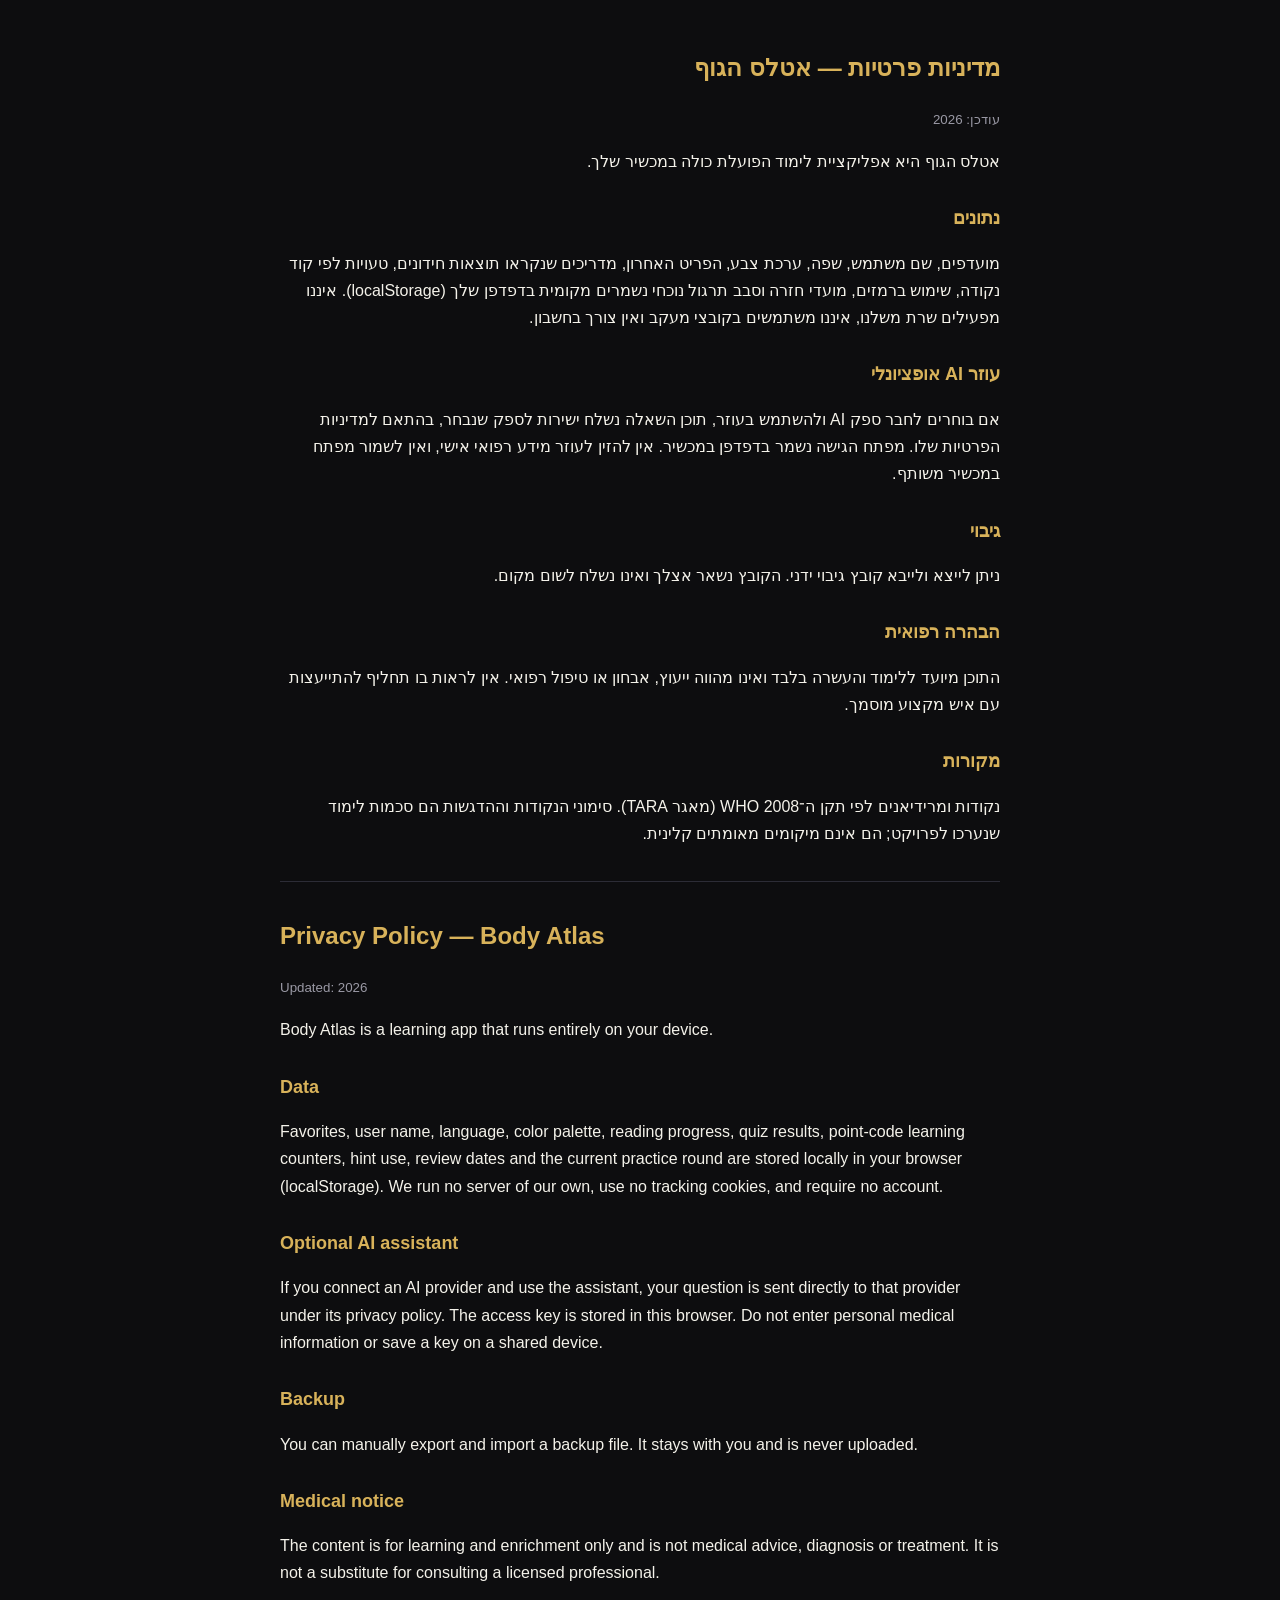
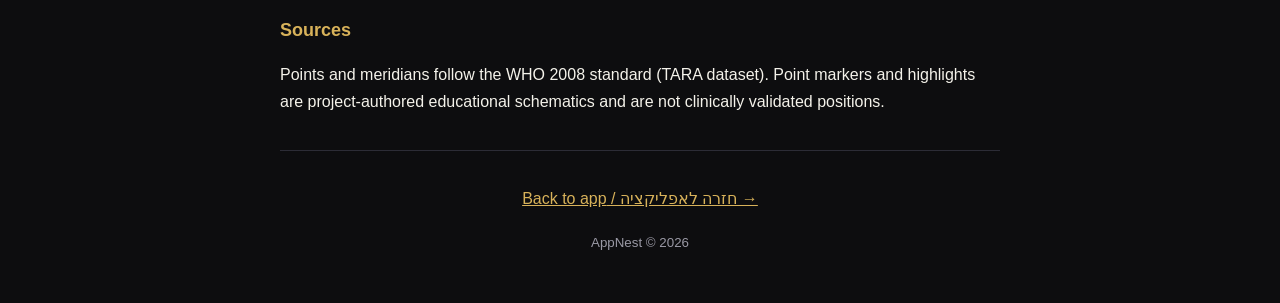
<file: privacy_policy.html>
<!doctype html>
<html lang="he" dir="rtl">
<head>
<meta charset="utf-8">
<meta name="viewport" content="width=device-width,initial-scale=1">
<title>מדיניות פרטיות · אטלס הגוף</title>
<style>
body{font:16px/1.7 -apple-system,"Segoe UI",Arial,sans-serif;background:#0d0d0f;color:#f4f2ea;margin:0;padding:32px 18px}
.wrap{max-width:720px;margin:auto}
h1{color:#d8b25a;font-size:24px}h2{color:#d8b25a;font-size:18px;margin-top:28px}
a{color:#d8b25a}.sep{border:0;border-top:1px solid #2c2c36;margin:34px 0}
small{color:#9a99a5}
</style>
</head>
<body><div class="wrap">

<h1>מדיניות פרטיות — אטלס הגוף</h1>
<p><small>עודכן: 2026</small></p>
<p>אטלס הגוף היא אפליקציית לימוד הפועלת כולה במכשיר שלך.</p>
<h2>נתונים</h2>
<p>מועדפים, שם משתמש, שפה, ערכת צבע, הפריט האחרון, מדריכים שנקראו תוצאות חידונים, טעויות לפי קוד נקודה, שימוש ברמזים, מועדי חזרה וסבב תרגול נוכחי נשמרים מקומית בדפדפן שלך (localStorage). איננו מפעילים שרת משלנו, איננו משתמשים בקובצי מעקב ואין צורך בחשבון.</p>
<h2>עוזר AI אופציונלי</h2>
<p>אם בוחרים לחבר ספק AI ולהשתמש בעוזר, תוכן השאלה נשלח ישירות לספק שנבחר, בהתאם למדיניות הפרטיות שלו. מפתח הגישה נשמר בדפדפן במכשיר. אין להזין לעוזר מידע רפואי אישי, ואין לשמור מפתח במכשיר משותף.</p>
<h2>גיבוי</h2>
<p>ניתן לייצא ולייבא קובץ גיבוי ידני. הקובץ נשאר אצלך ואינו נשלח לשום מקום.</p>
<h2>הבהרה רפואית</h2>
<p>התוכן מיועד ללימוד והעשרה בלבד ואינו מהווה ייעוץ, אבחון או טיפול רפואי. אין לראות בו תחליף להתייעצות עם איש מקצוע מוסמך.</p>
<h2>מקורות</h2>
<p>נקודות ומרידיאנים לפי תקן ה־WHO 2008 (מאגר TARA). סימוני הנקודות וההדגשות הם סכמות לימוד שנערכו לפרויקט; הם אינם מיקומים מאומתים קלינית.</p>

<hr class="sep">

<h1 dir="ltr" style="text-align:left">Privacy Policy — Body Atlas</h1>
<div dir="ltr" style="text-align:left">
<p><small>Updated: 2026</small></p>
<p>Body Atlas is a learning app that runs entirely on your device.</p>
<h2>Data</h2>
<p>Favorites, user name, language, color palette, reading progress, quiz results, point-code learning counters, hint use, review dates and the current practice round are stored locally in your browser (localStorage). We run no server of our own, use no tracking cookies, and require no account.</p>
<h2>Optional AI assistant</h2>
<p>If you connect an AI provider and use the assistant, your question is sent directly to that provider under its privacy policy. The access key is stored in this browser. Do not enter personal medical information or save a key on a shared device.</p>
<h2>Backup</h2>
<p>You can manually export and import a backup file. It stays with you and is never uploaded.</p>
<h2>Medical notice</h2>
<p>The content is for learning and enrichment only and is not medical advice, diagnosis or treatment. It is not a substitute for consulting a licensed professional.</p>
<h2>Sources</h2>
<p>Points and meridians follow the WHO 2008 standard (TARA dataset). Point markers and highlights are project-authored educational schematics and are not clinically validated positions.</p>
</div>

<hr class="sep">
<p style="text-align:center"><a href="index.html">→ חזרה לאפליקציה / Back to app</a></p>
<p style="text-align:center"><small>AppNest © 2026</small></p>
</div></body></html>
</file>
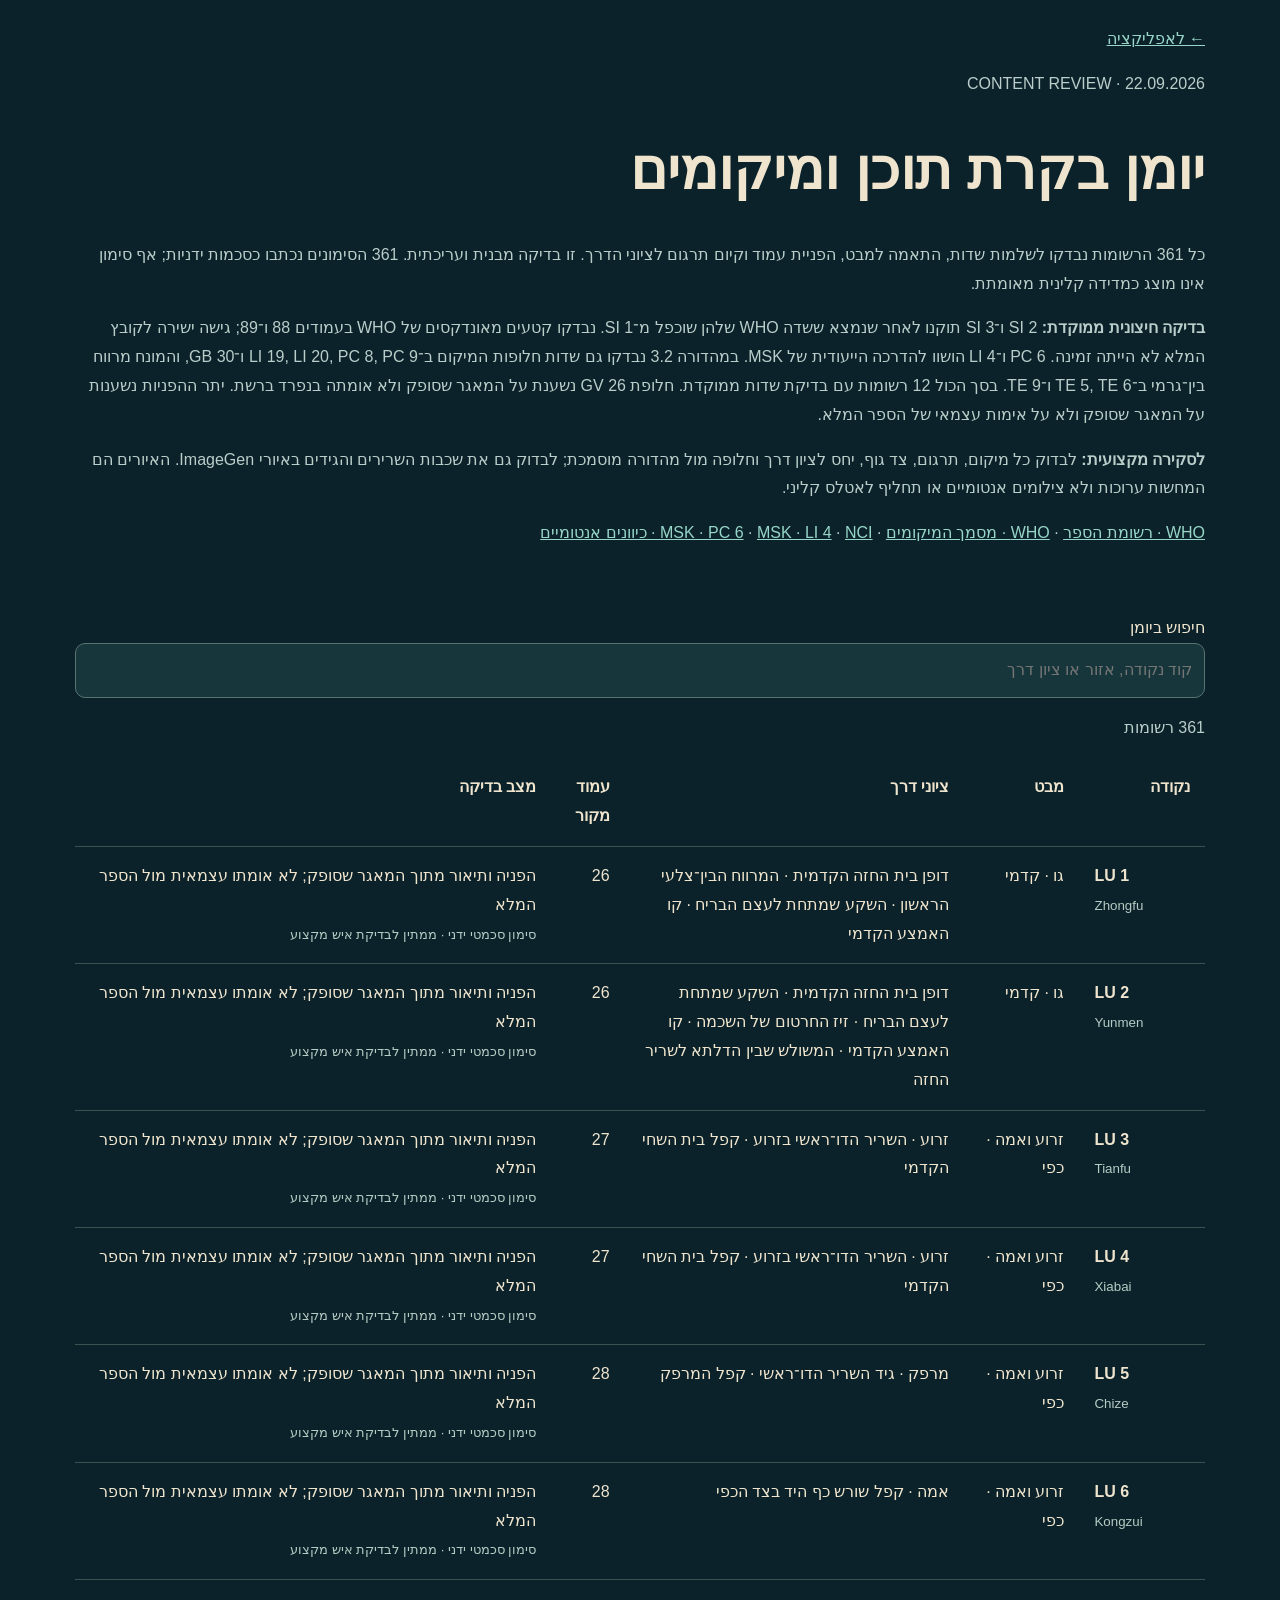
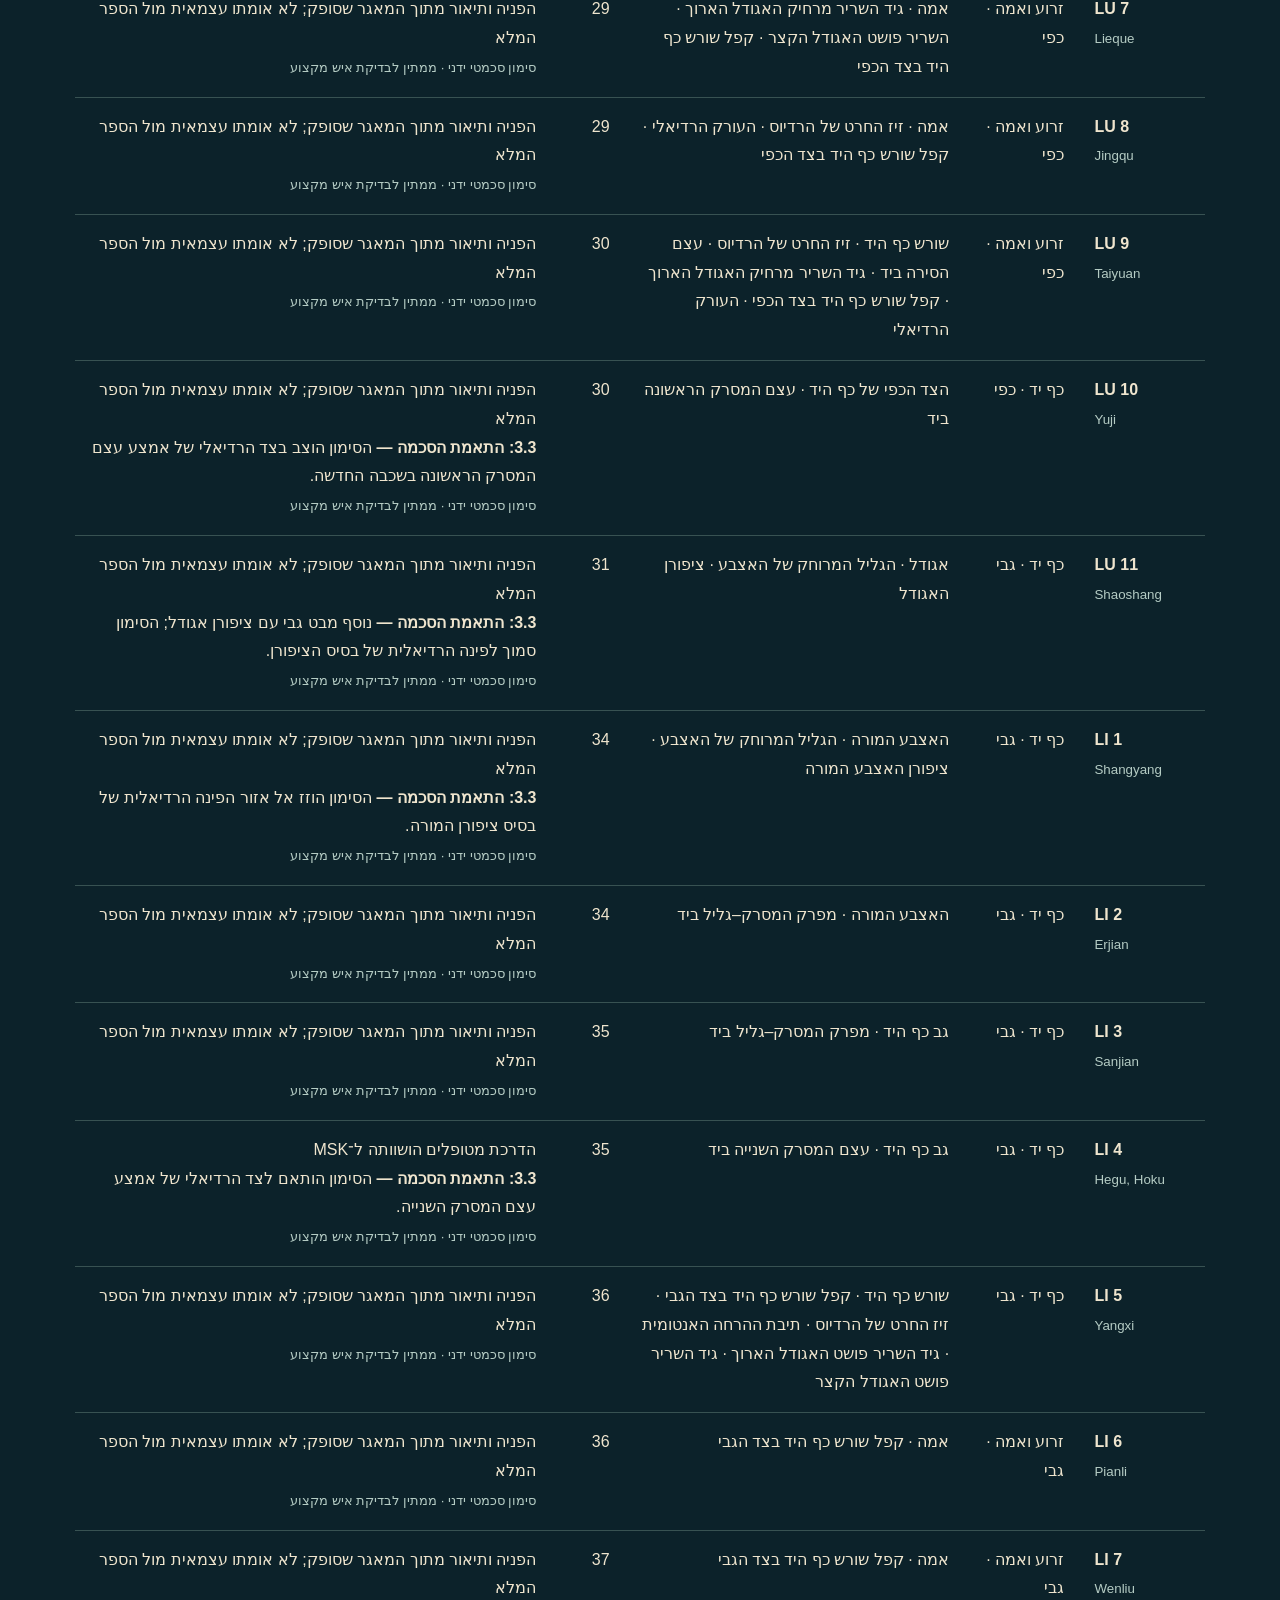
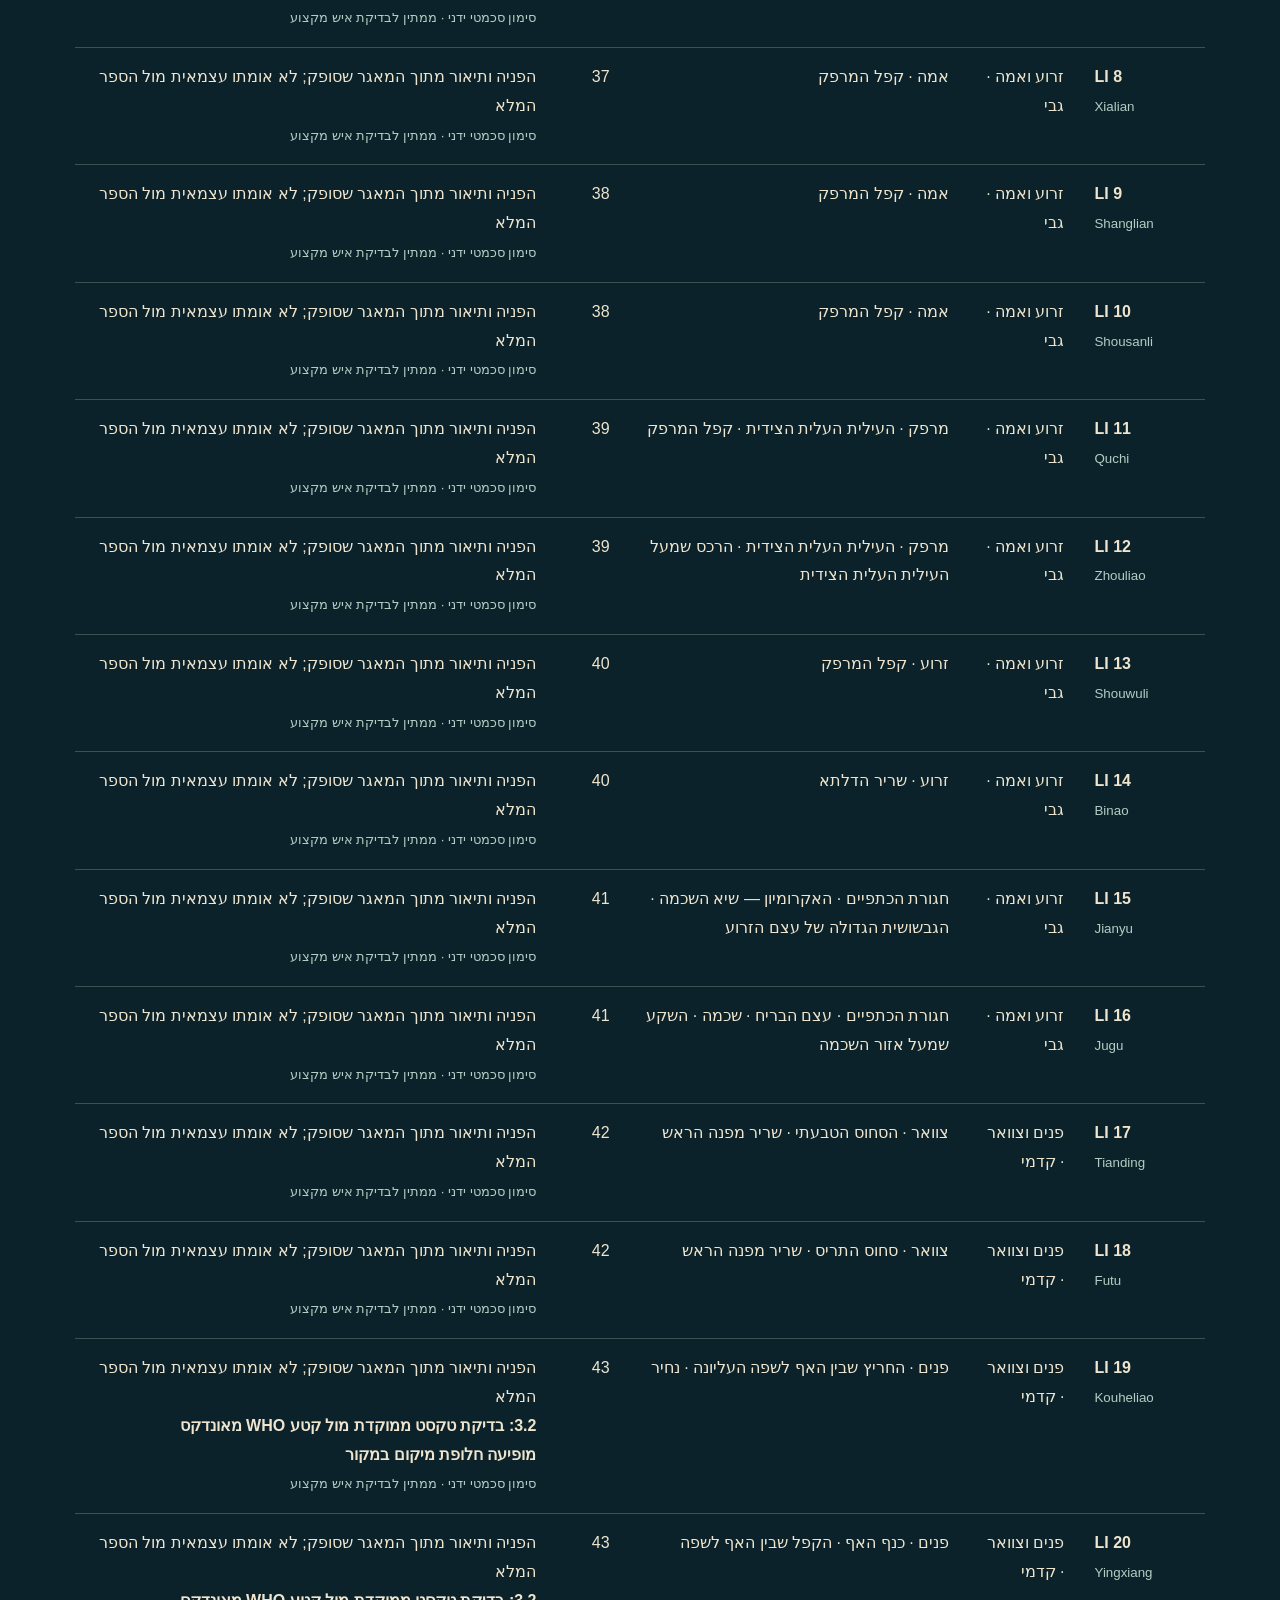
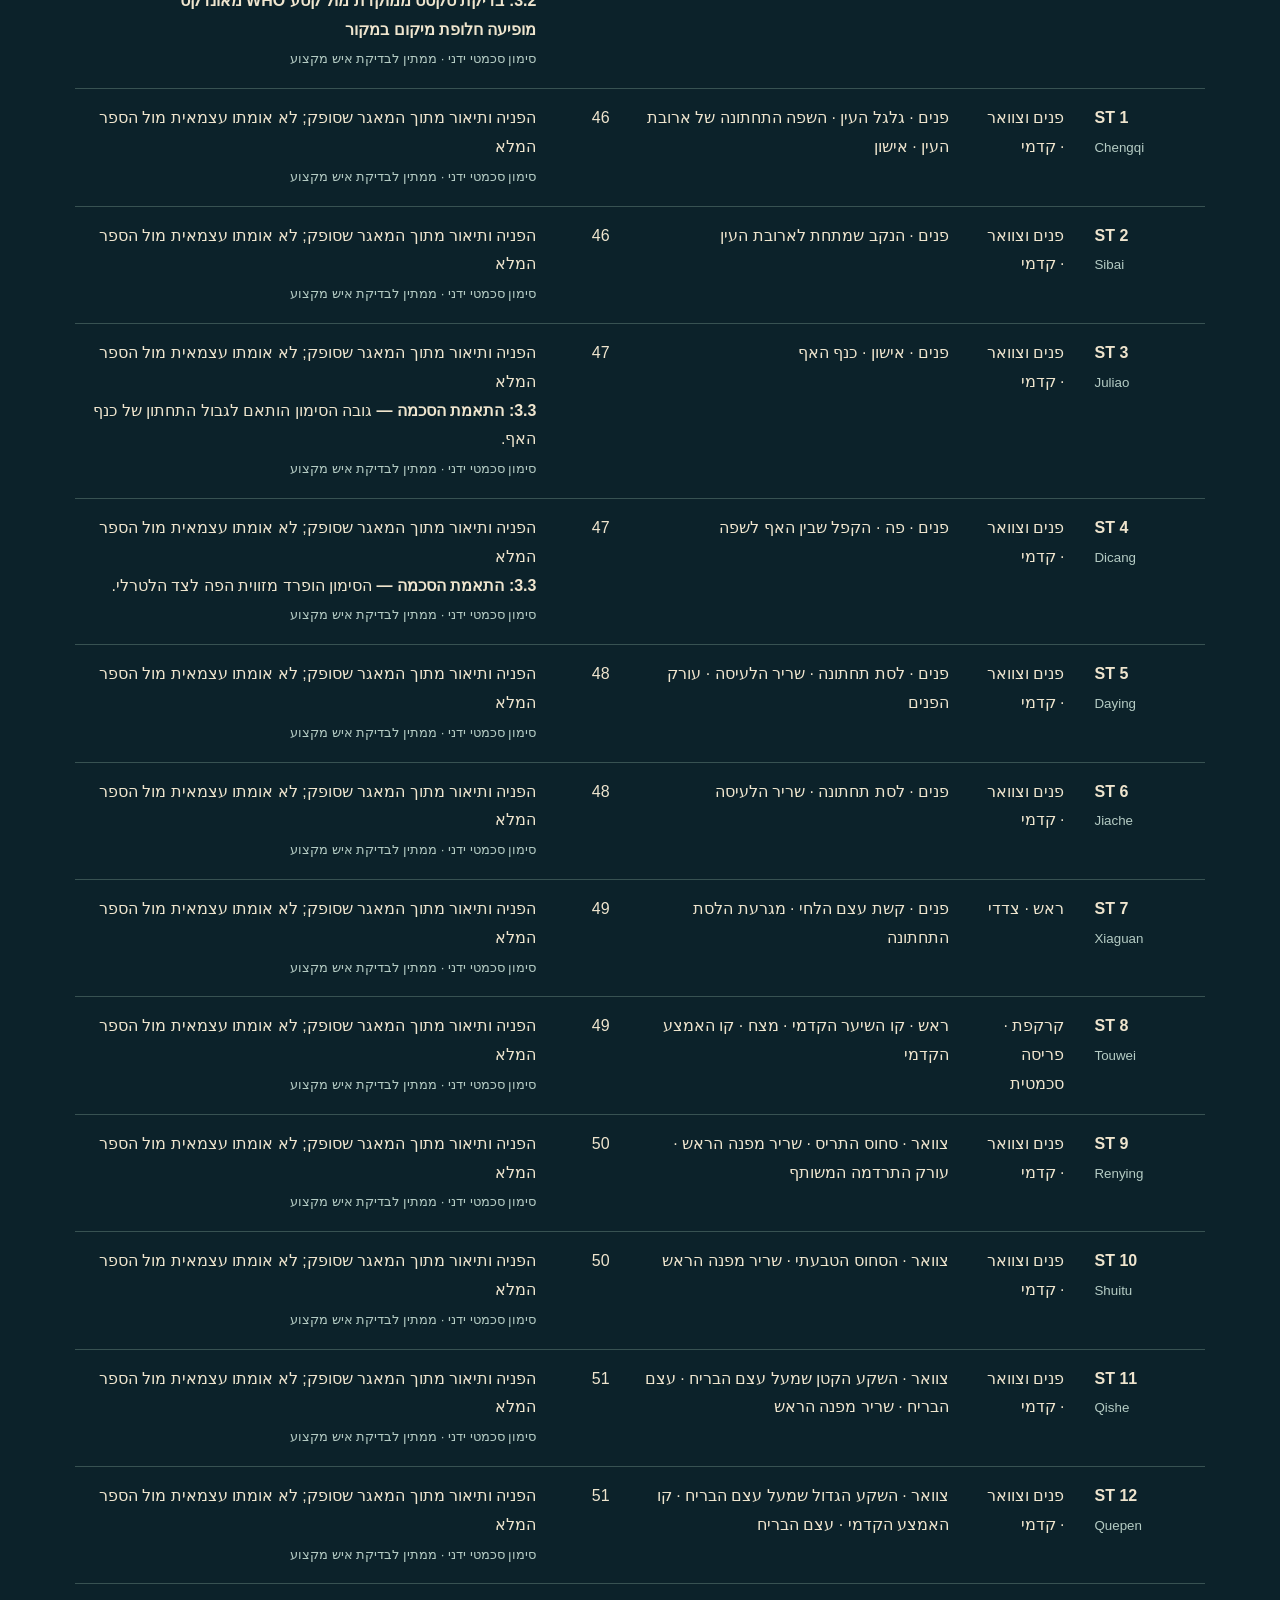
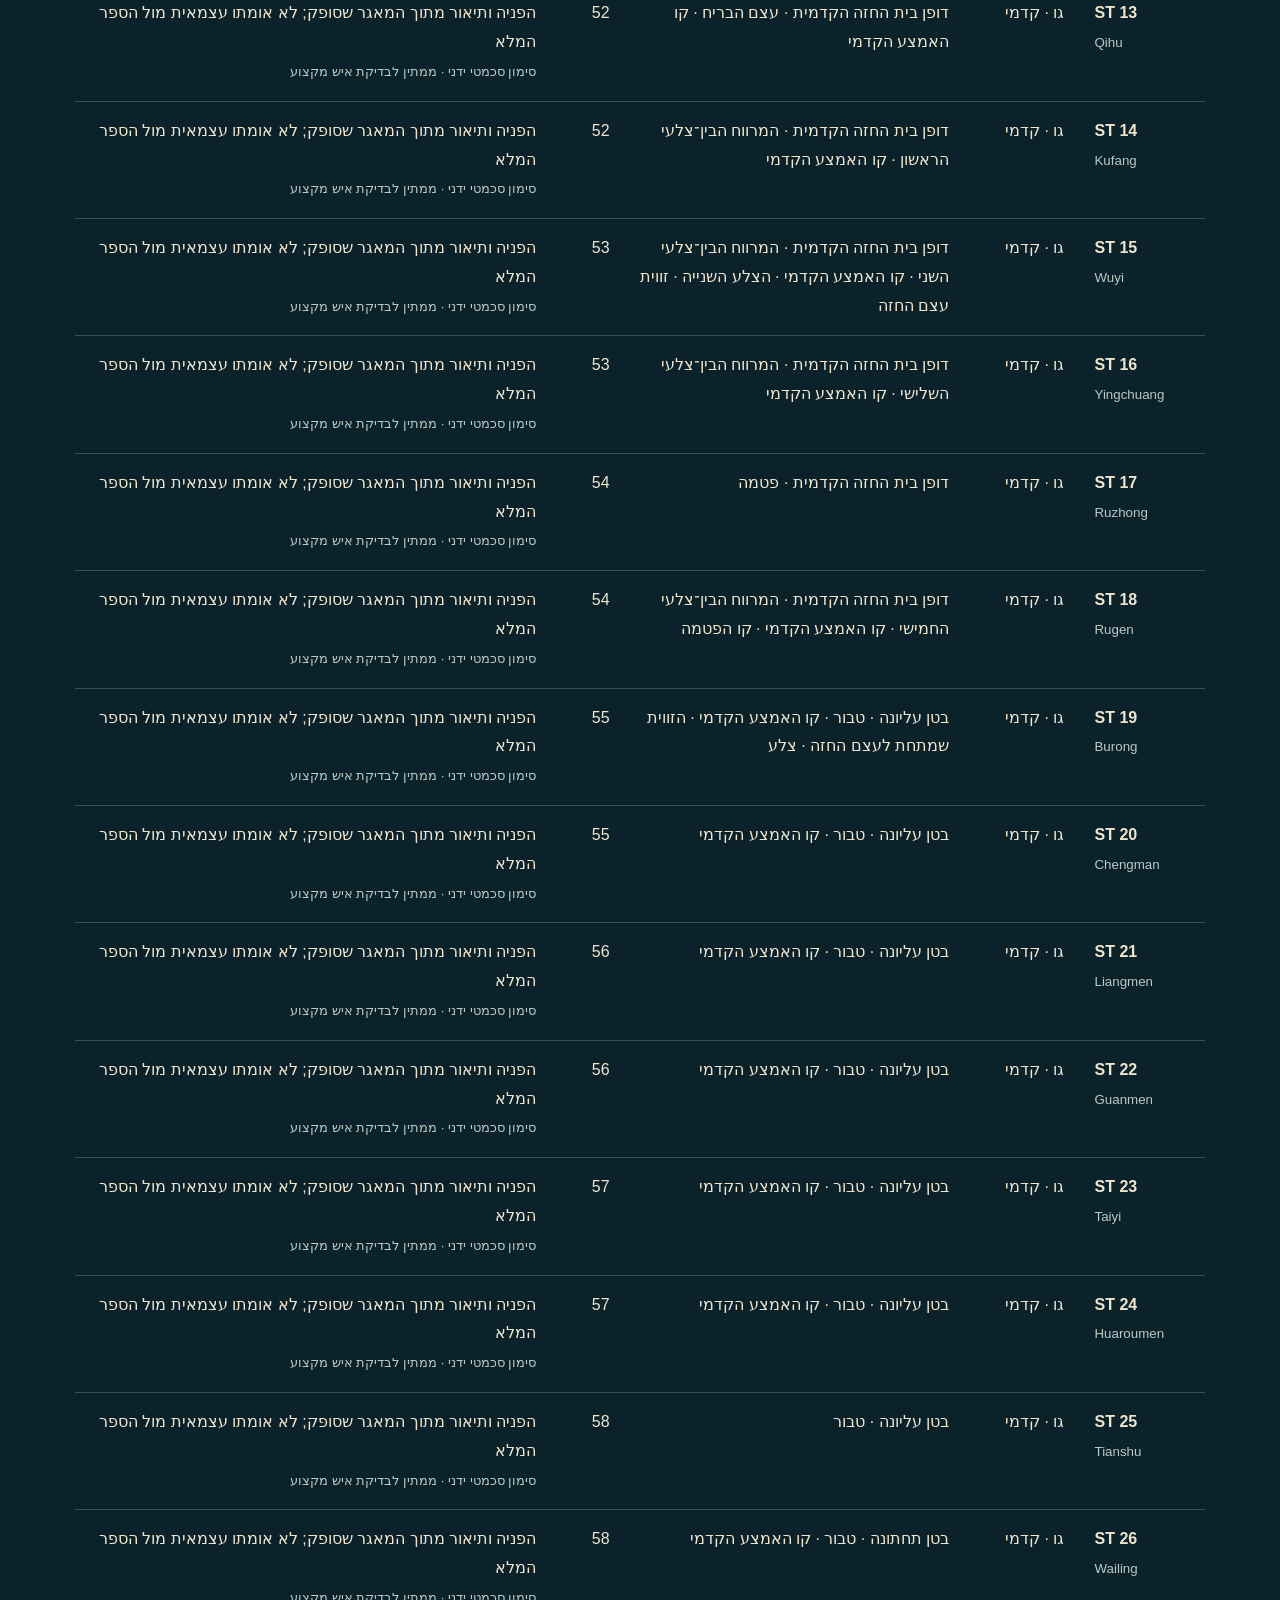
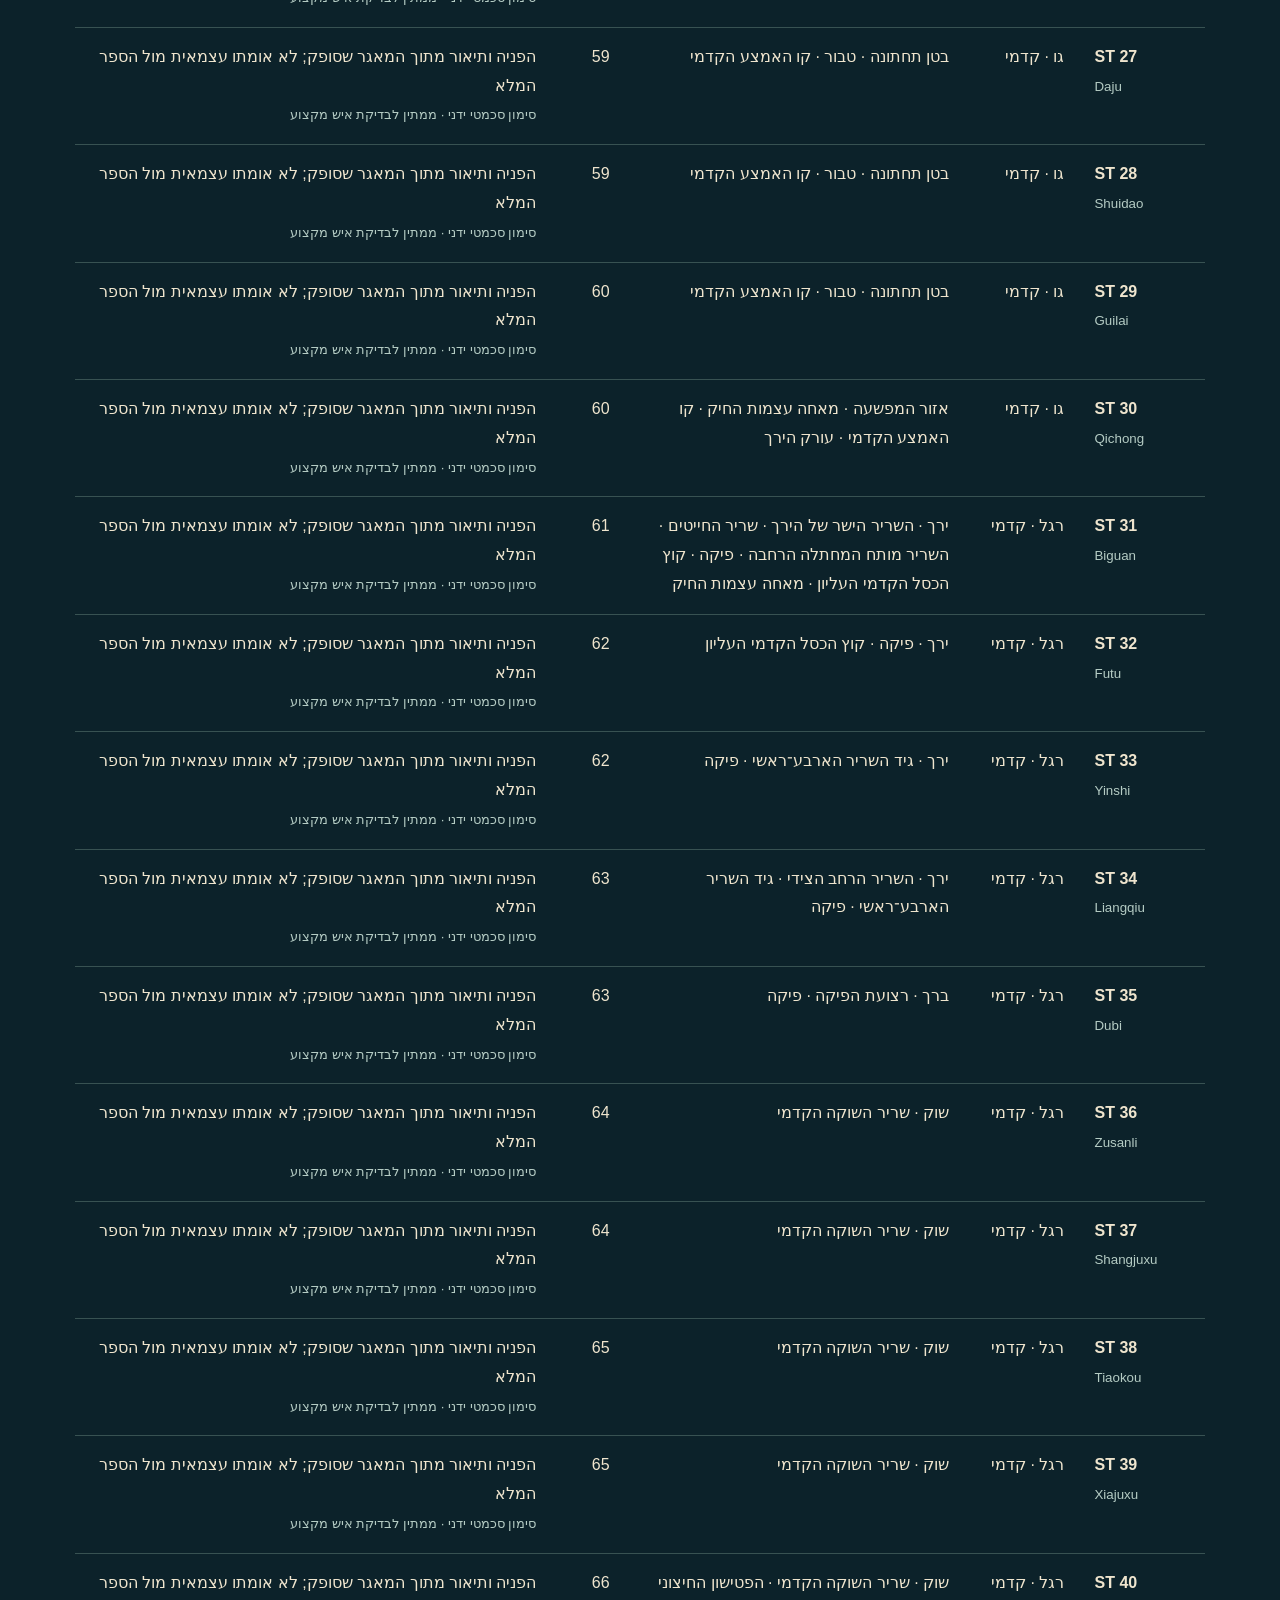
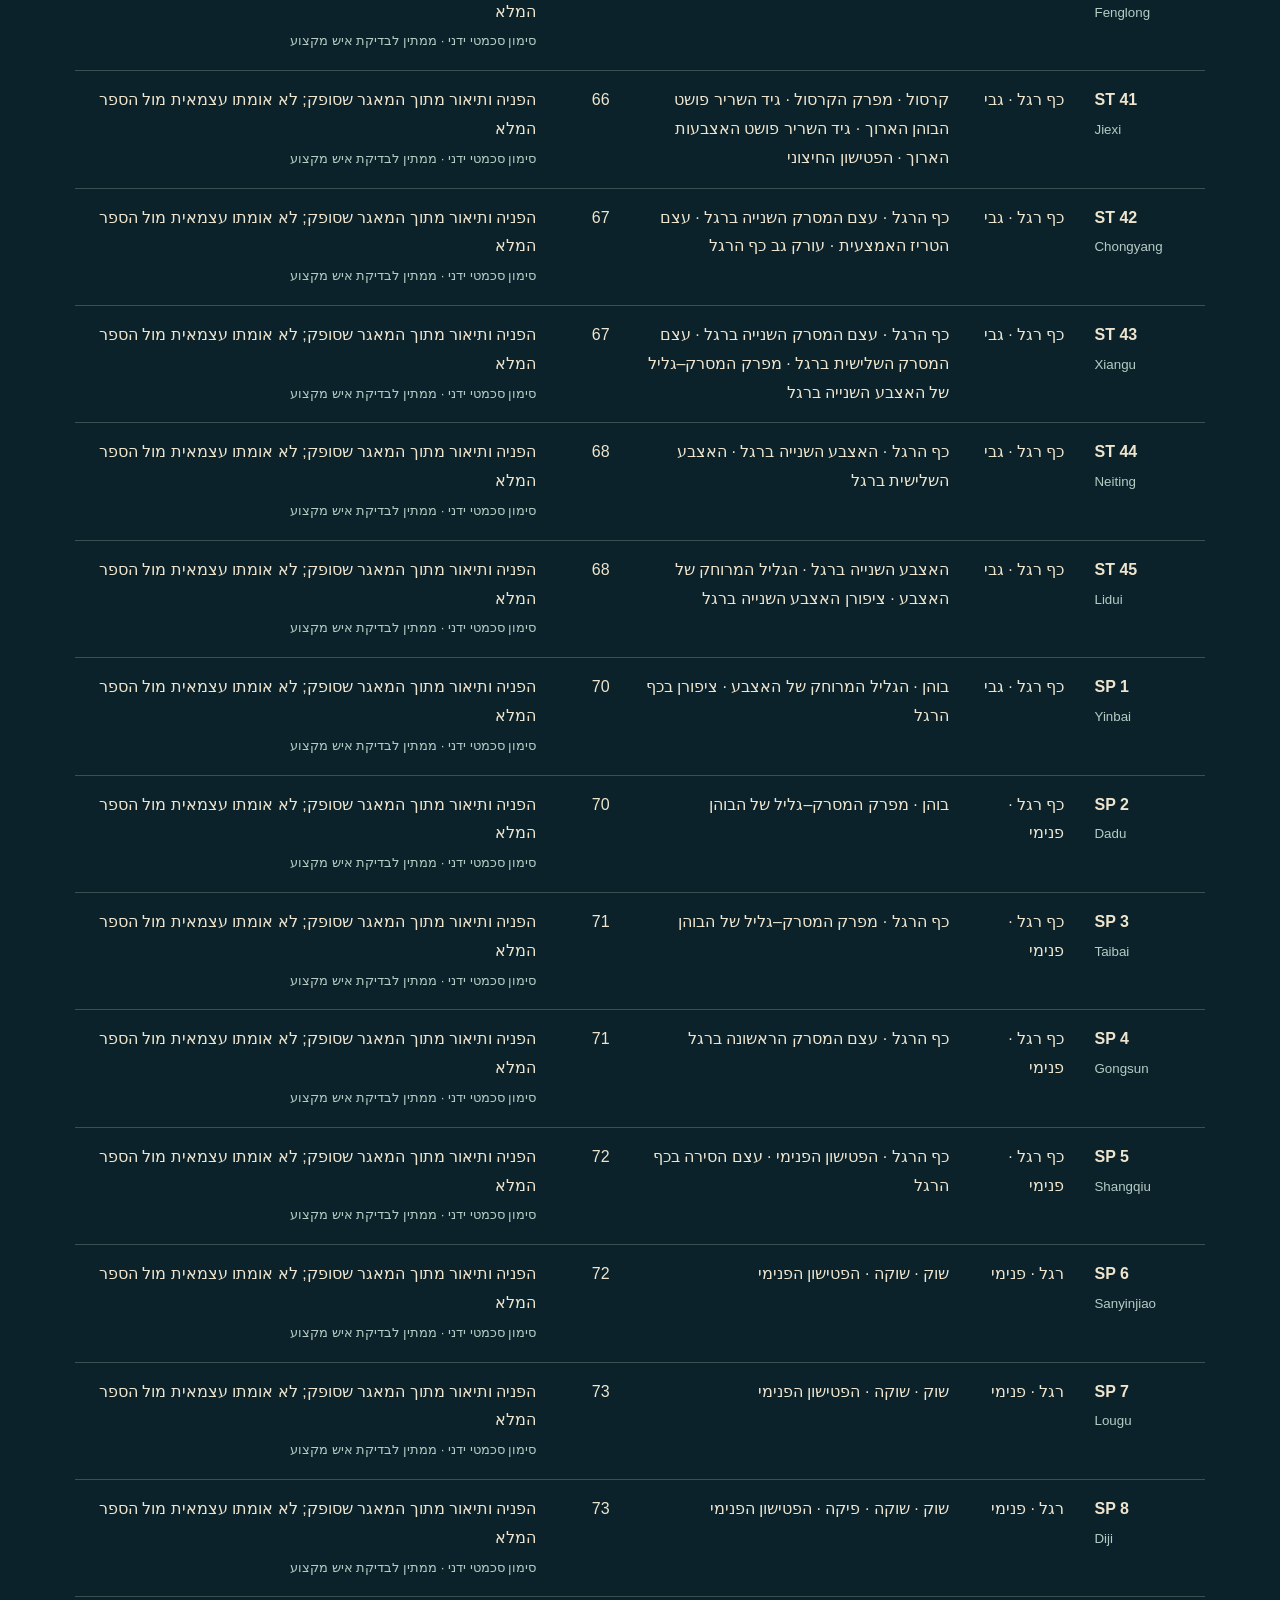
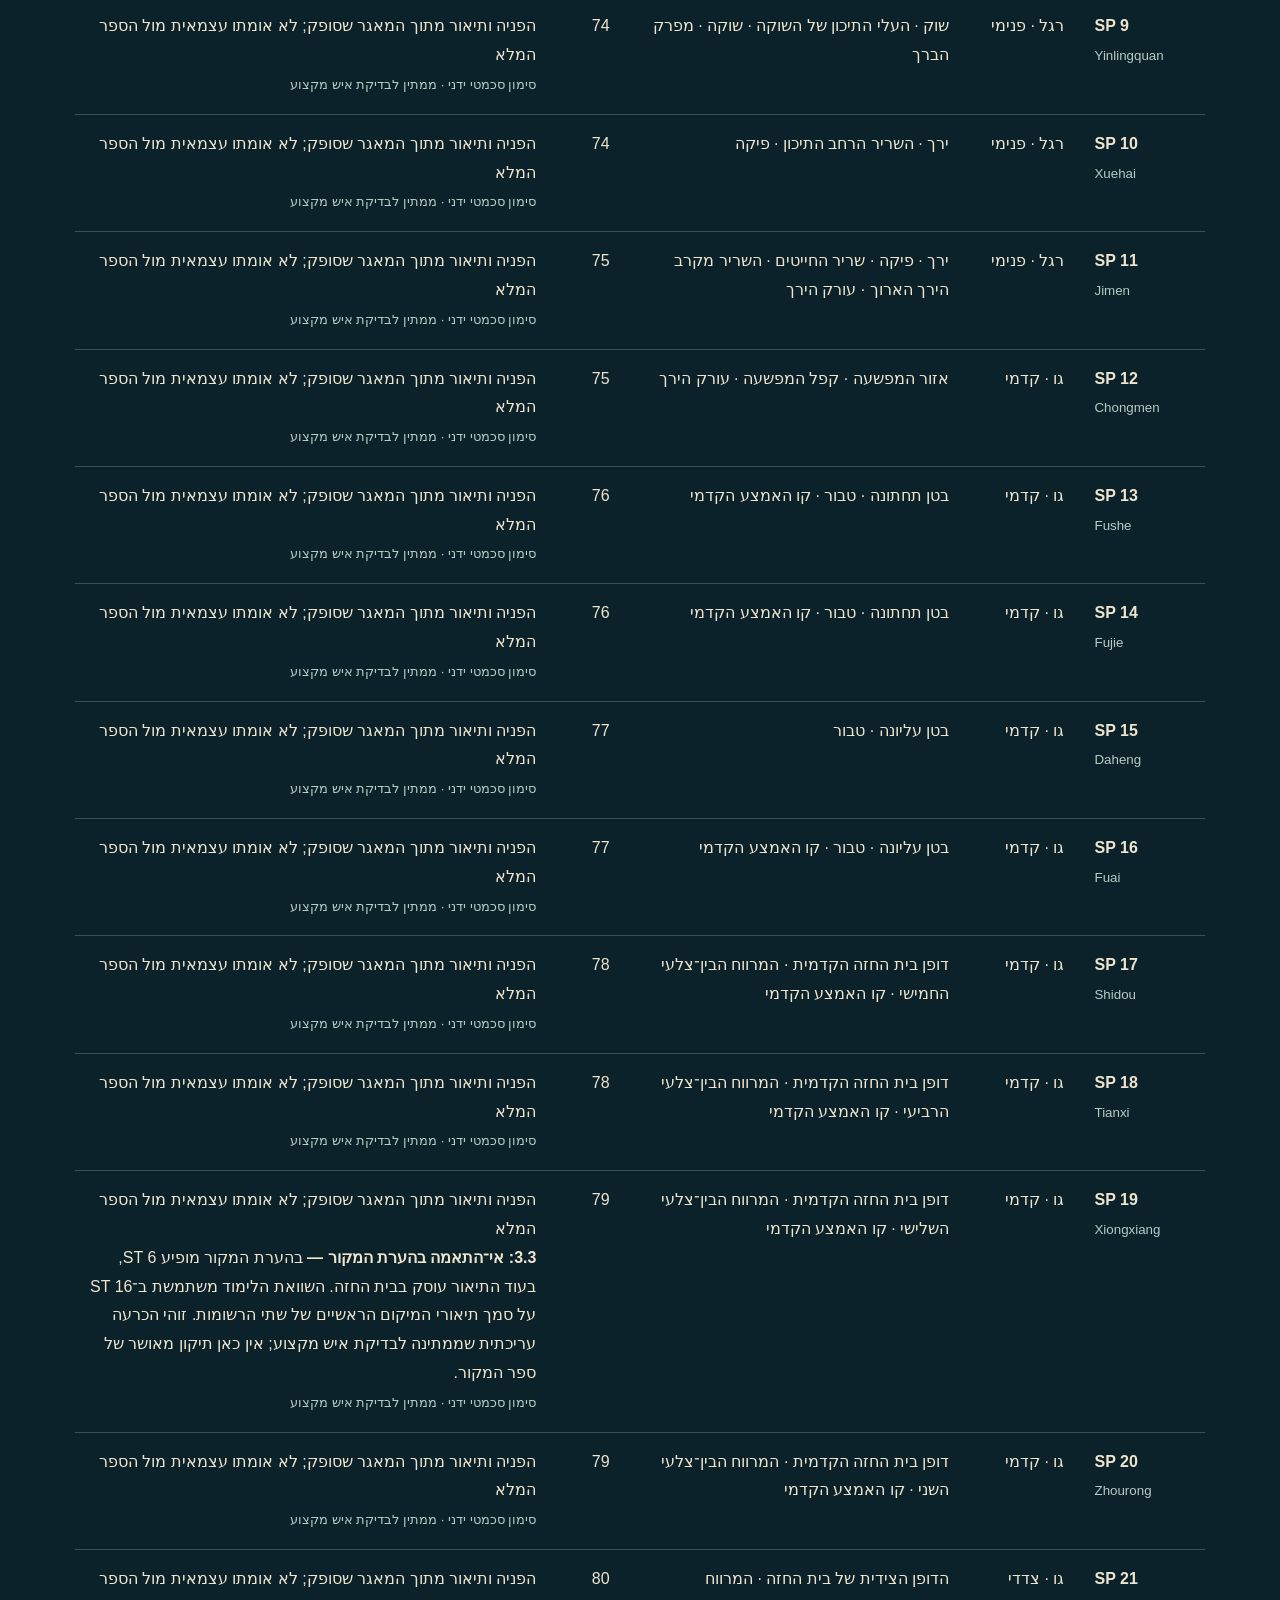
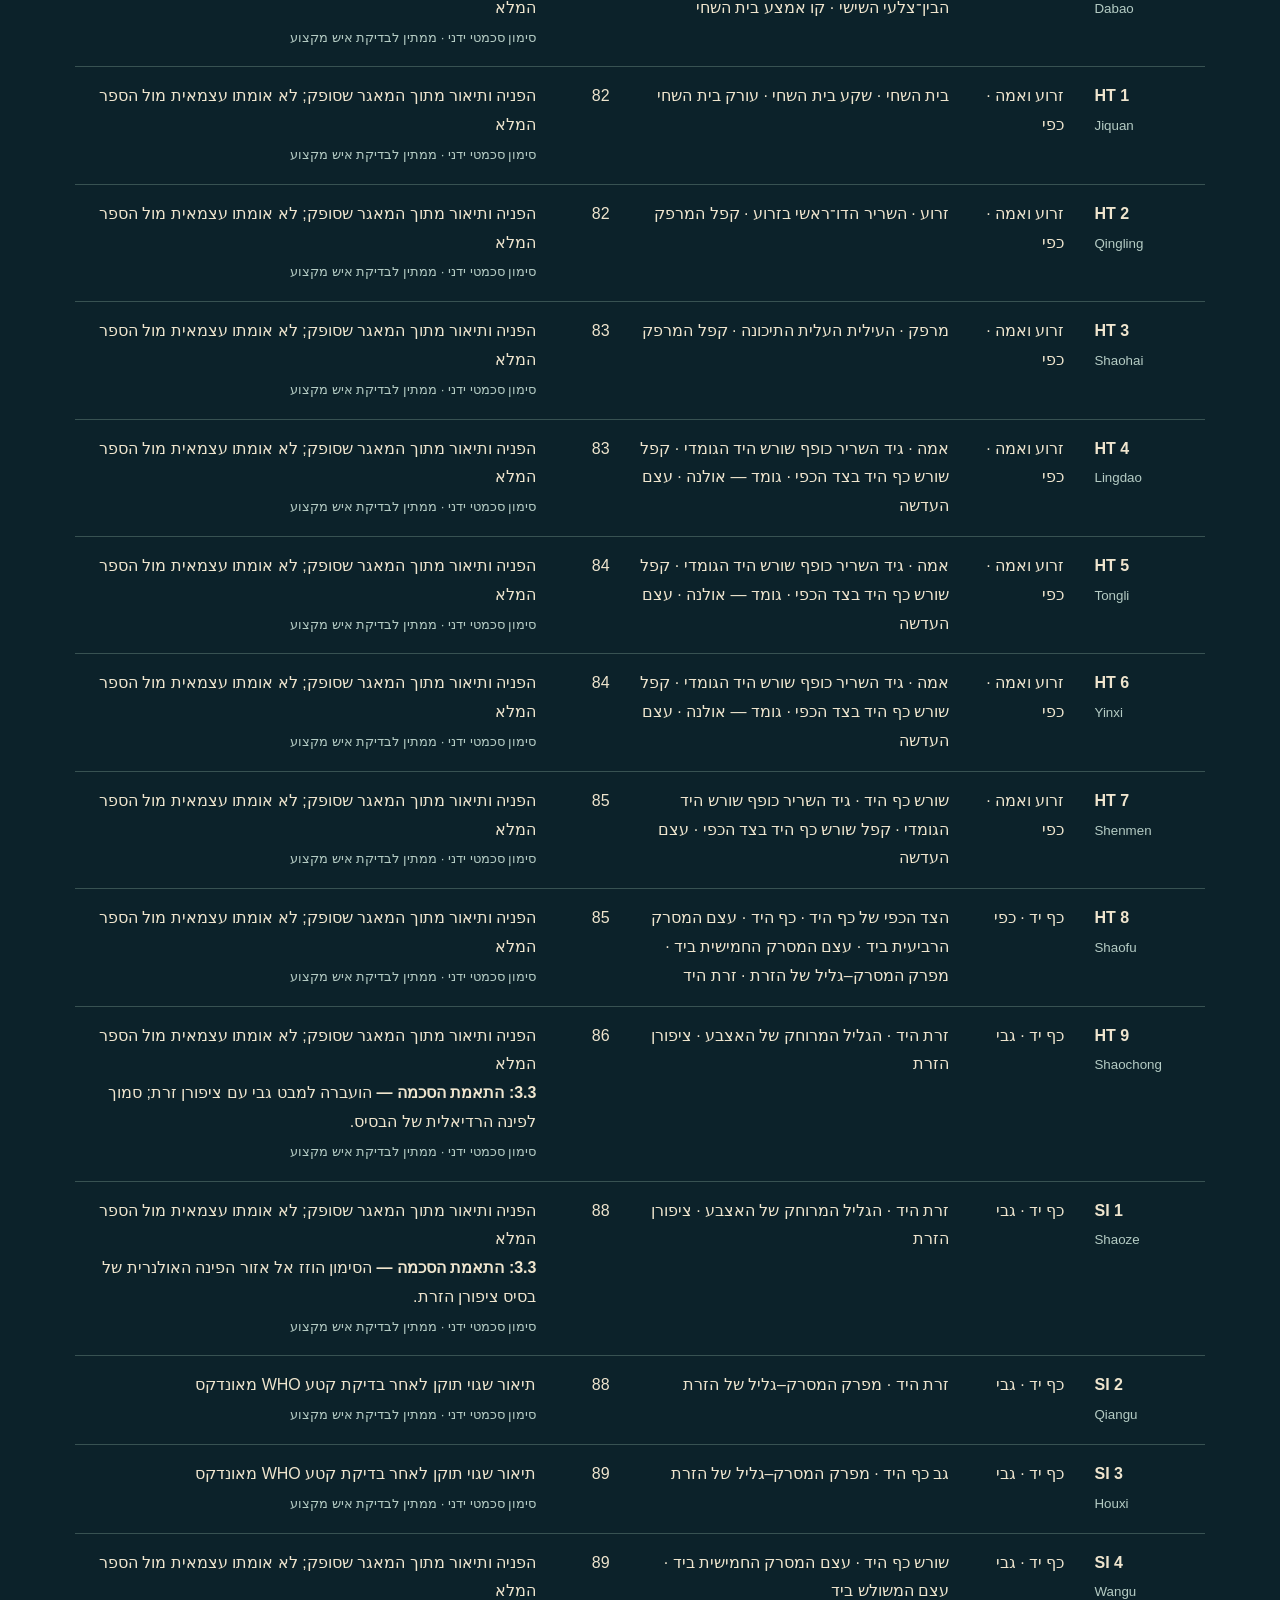
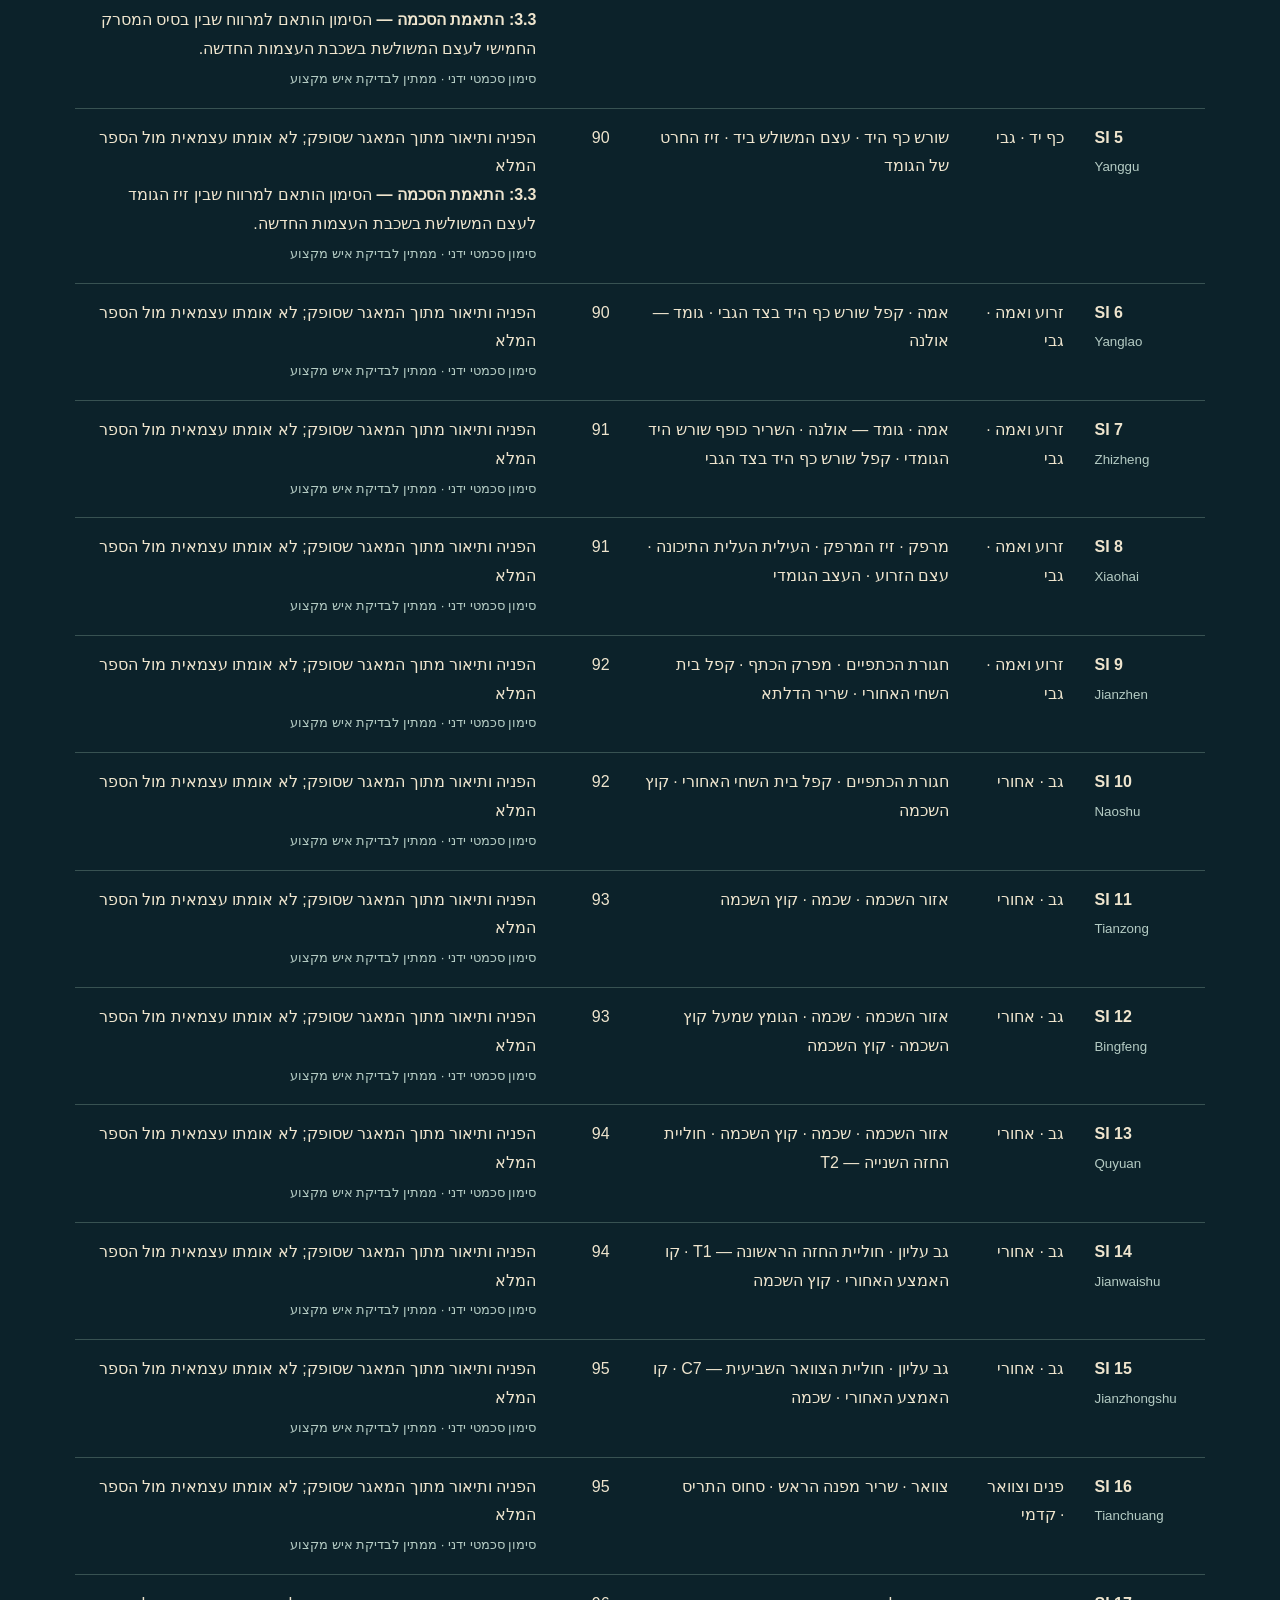
<file: review-register.html>
<!doctype html><html lang="he" dir="rtl"><meta charset="utf-8"><meta name="viewport" content="width=device-width,initial-scale=1"><title>אטלס הגוף 3.3 · יומן בקרת תוכן</title><style>*{box-sizing:border-box}body{margin:0;background:#0c222a;color:#efe5ce;font:16px/1.8 Arial,sans-serif}header,main{max-width:1180px;margin:auto;padding:25px}h1{font-size:clamp(30px,5vw,56px);line-height:1.2}p{color:#b9ceca}a{color:#97d6c8}label{display:block;margin-bottom:10px}select,input{font:inherit;padding:12px;border:1px solid #597271;border-radius:10px;background:#16363b;color:#fff;max-width:100%;width:100%}.controls{display:grid;grid-template-columns:1fr 1fr;gap:20px}.gallery{display:grid;grid-template-columns:repeat(auto-fit,minmax(280px,1fr));gap:20px}table{border-collapse:collapse;width:100%}td,th{border-bottom:1px solid #385252;text-align:start;padding:15px;vertical-align:top}small{color:#b5ccc4}.tablewrap{overflow:auto}.ad-diagram{max-width:740px;margin:25px auto}.ad-diagram svg{max-height:680px}button{font:inherit;padding:10px;border-radius:8px}#caption{max-width:740px;margin:auto}.tag{display:inline-block;padding:5px 9px;border:1px solid #496664;border-radius:7px} @media(max-width:600px){.controls{grid-template-columns:1fr}header,main{padding:18px}td,th{font-size:13px;padding:9px}}</style><header><a href="index.html">← לאפליקציה</a><p>CONTENT REVIEW · 22.09.2026</p><h1>יומן בקרת תוכן ומיקומים</h1><p>כל 361 הרשומות נבדקו לשלמות שדות, התאמה למבט, הפניית עמוד וקיום תרגום לציוני הדרך. זו בדיקה מבנית ועריכתית. 361 הסימונים נכתבו כסכמות ידניות; אף סימון אינו מוצג כמדידה קלינית מאומתת.</p><p><b>בדיקה חיצונית ממוקדת:</b> SI 2 ו־SI 3 תוקנו לאחר שנמצא ששדה WHO שלהן שוכפל מ־SI 1. נבדקו קטעים מאונדקסים של WHO בעמודים 88 ו־89; גישה ישירה לקובץ המלא לא הייתה זמינה. PC 6 ו־LI 4 הושוו להדרכה הייעודית של MSK. במהדורה 3.2 נבדקו גם שדות חלופות המיקום ב־LI 19, LI 20, PC 8, PC 9 ו־GB 30, והמונח מרווח בין־גרמי ב־TE 5, TE 6 ו־TE 9. בסך הכול 12 רשומות עם בדיקת שדות ממוקדת. חלופת GV 26 נשענת על המאגר שסופק ולא אומתה בנפרד ברשת. יתר ההפניות נשענות על המאגר שסופק ולא על אימות עצמאי של הספר המלא.</p><p><b>לסקירה מקצועית:</b> לבדוק כל מיקום, תרגום, צד גוף, יחס לציון דרך וחלופה מול מהדורה מוסמכת; לבדוק גם את שכבות השרירים והגידים באיורי ImageGen. האיורים הם המחשות ערוכות ולא צילומים אנטומיים או תחליף לאטלס קליני.</p><p><a href="https://library.wpro.who.int/bib/11227">WHO · רשומת הספר</a> · <a href="https://iris.who.int/bitstream/handle/10665/353407/9789290613831-eng.pdf?sequence=1">WHO · מסמך המיקומים</a> · <a href="https://www.mskcc.org/cancer-care/patient-education/acupressure-nausea-and-vomiting">MSK · PC 6</a> · <a href="https://www.mskcc.org/cancer-care/patient-education/acupressure-pain-and-headaches">MSK · LI 4</a> · <a href="https://training.seer.cancer.gov/anatomy/body/terminology.html">NCI · כיוונים אנטומיים</a></p></header><main><label>חיפוש ביומן<input id="filter" type="search" placeholder="קוד נקודה, אזור או ציון דרך"></label><p id="count">361 רשומות</p><div class="tablewrap"><table><thead><tr><th>נקודה</th><th>מבט</th><th>ציוני דרך</th><th>עמוד מקור</th><th>מצב בדיקה</th></tr></thead><tbody><tr><td dir="ltr"><b>LU 1</b><br><small>Zhongfu</small></td><td>גו · קדמי</td><td>דופן בית החזה הקדמית · המרווח הבין־צלעי הראשון · השקע שמתחת לעצם הבריח · קו האמצע הקדמי</td><td>26</td><td>הפניה ותיאור מתוך המאגר שסופק; לא אומתו עצמאית מול הספר המלא<br><small>סימון סכמטי ידני · ממתין לבדיקת איש מקצוע</small></td></tr><tr><td dir="ltr"><b>LU 2</b><br><small>Yunmen</small></td><td>גו · קדמי</td><td>דופן בית החזה הקדמית · השקע שמתחת לעצם הבריח · זיז החרטום של השכמה · קו האמצע הקדמי · המשולש שבין הדלתא לשריר החזה</td><td>26</td><td>הפניה ותיאור מתוך המאגר שסופק; לא אומתו עצמאית מול הספר המלא<br><small>סימון סכמטי ידני · ממתין לבדיקת איש מקצוע</small></td></tr><tr><td dir="ltr"><b>LU 3</b><br><small>Tianfu</small></td><td>זרוע ואמה · כפי</td><td>זרוע · השריר הדו־ראשי בזרוע · קפל בית השחי הקדמי</td><td>27</td><td>הפניה ותיאור מתוך המאגר שסופק; לא אומתו עצמאית מול הספר המלא<br><small>סימון סכמטי ידני · ממתין לבדיקת איש מקצוע</small></td></tr><tr><td dir="ltr"><b>LU 4</b><br><small>Xiabai</small></td><td>זרוע ואמה · כפי</td><td>זרוע · השריר הדו־ראשי בזרוע · קפל בית השחי הקדמי</td><td>27</td><td>הפניה ותיאור מתוך המאגר שסופק; לא אומתו עצמאית מול הספר המלא<br><small>סימון סכמטי ידני · ממתין לבדיקת איש מקצוע</small></td></tr><tr><td dir="ltr"><b>LU 5</b><br><small>Chize</small></td><td>זרוע ואמה · כפי</td><td>מרפק · גיד השריר הדו־ראשי · קפל המרפק</td><td>28</td><td>הפניה ותיאור מתוך המאגר שסופק; לא אומתו עצמאית מול הספר המלא<br><small>סימון סכמטי ידני · ממתין לבדיקת איש מקצוע</small></td></tr><tr><td dir="ltr"><b>LU 6</b><br><small>Kongzui</small></td><td>זרוע ואמה · כפי</td><td>אמה · קפל שורש כף היד בצד הכפי</td><td>28</td><td>הפניה ותיאור מתוך המאגר שסופק; לא אומתו עצמאית מול הספר המלא<br><small>סימון סכמטי ידני · ממתין לבדיקת איש מקצוע</small></td></tr><tr><td dir="ltr"><b>LU 7</b><br><small>Lieque</small></td><td>זרוע ואמה · כפי</td><td>אמה · גיד השריר מרחיק האגודל הארוך · השריר פושט האגודל הקצר · קפל שורש כף היד בצד הכפי</td><td>29</td><td>הפניה ותיאור מתוך המאגר שסופק; לא אומתו עצמאית מול הספר המלא<br><small>סימון סכמטי ידני · ממתין לבדיקת איש מקצוע</small></td></tr><tr><td dir="ltr"><b>LU 8</b><br><small>Jingqu</small></td><td>זרוע ואמה · כפי</td><td>אמה · זיז החרט של הרדיוס · העורק הרדיאלי · קפל שורש כף היד בצד הכפי</td><td>29</td><td>הפניה ותיאור מתוך המאגר שסופק; לא אומתו עצמאית מול הספר המלא<br><small>סימון סכמטי ידני · ממתין לבדיקת איש מקצוע</small></td></tr><tr><td dir="ltr"><b>LU 9</b><br><small>Taiyuan</small></td><td>זרוע ואמה · כפי</td><td>שורש כף היד · זיז החרט של הרדיוס · עצם הסירה ביד · גיד השריר מרחיק האגודל הארוך · קפל שורש כף היד בצד הכפי · העורק הרדיאלי</td><td>30</td><td>הפניה ותיאור מתוך המאגר שסופק; לא אומתו עצמאית מול הספר המלא<br><small>סימון סכמטי ידני · ממתין לבדיקת איש מקצוע</small></td></tr><tr><td dir="ltr"><b>LU 10</b><br><small>Yuji</small></td><td>כף יד · כפי</td><td>הצד הכפי של כף היד · עצם המסרק הראשונה ביד</td><td>30</td><td>הפניה ותיאור מתוך המאגר שסופק; לא אומתו עצמאית מול הספר המלא<br><b>3.3: התאמת הסכמה — </b>הסימון הוצב בצד הרדיאלי של אמצע עצם המסרק הראשונה בשכבה החדשה.<br><small>סימון סכמטי ידני · ממתין לבדיקת איש מקצוע</small></td></tr><tr><td dir="ltr"><b>LU 11</b><br><small>Shaoshang</small></td><td>כף יד · גבי</td><td>אגודל · הגליל המרוחק של האצבע · ציפורן האגודל</td><td>31</td><td>הפניה ותיאור מתוך המאגר שסופק; לא אומתו עצמאית מול הספר המלא<br><b>3.3: התאמת הסכמה — </b>נוסף מבט גבי עם ציפורן אגודל; הסימון סמוך לפינה הרדיאלית של בסיס הציפורן.<br><small>סימון סכמטי ידני · ממתין לבדיקת איש מקצוע</small></td></tr><tr><td dir="ltr"><b>LI 1</b><br><small>Shangyang</small></td><td>כף יד · גבי</td><td>האצבע המורה · הגליל המרוחק של האצבע · ציפורן האצבע המורה</td><td>34</td><td>הפניה ותיאור מתוך המאגר שסופק; לא אומתו עצמאית מול הספר המלא<br><b>3.3: התאמת הסכמה — </b>הסימון הוזז אל אזור הפינה הרדיאלית של בסיס ציפורן המורה.<br><small>סימון סכמטי ידני · ממתין לבדיקת איש מקצוע</small></td></tr><tr><td dir="ltr"><b>LI 2</b><br><small>Erjian</small></td><td>כף יד · גבי</td><td>האצבע המורה · מפרק המסרק–גליל ביד</td><td>34</td><td>הפניה ותיאור מתוך המאגר שסופק; לא אומתו עצמאית מול הספר המלא<br><small>סימון סכמטי ידני · ממתין לבדיקת איש מקצוע</small></td></tr><tr><td dir="ltr"><b>LI 3</b><br><small>Sanjian</small></td><td>כף יד · גבי</td><td>גב כף היד · מפרק המסרק–גליל ביד</td><td>35</td><td>הפניה ותיאור מתוך המאגר שסופק; לא אומתו עצמאית מול הספר המלא<br><small>סימון סכמטי ידני · ממתין לבדיקת איש מקצוע</small></td></tr><tr><td dir="ltr"><b>LI 4</b><br><small>Hegu, Hoku</small></td><td>כף יד · גבי</td><td>גב כף היד · עצם המסרק השנייה ביד</td><td>35</td><td>הדרכת מטופלים הושוותה ל־MSK<br><b>3.3: התאמת הסכמה — </b>הסימון הותאם לצד הרדיאלי של אמצע עצם המסרק השנייה.<br><small>סימון סכמטי ידני · ממתין לבדיקת איש מקצוע</small></td></tr><tr><td dir="ltr"><b>LI 5</b><br><small>Yangxi</small></td><td>כף יד · גבי</td><td>שורש כף היד · קפל שורש כף היד בצד הגבי · זיז החרט של הרדיוס · תיבת ההרחה האנטומית · גיד השריר פושט האגודל הארוך · גיד השריר פושט האגודל הקצר</td><td>36</td><td>הפניה ותיאור מתוך המאגר שסופק; לא אומתו עצמאית מול הספר המלא<br><small>סימון סכמטי ידני · ממתין לבדיקת איש מקצוע</small></td></tr><tr><td dir="ltr"><b>LI 6</b><br><small>Pianli</small></td><td>זרוע ואמה · גבי</td><td>אמה · קפל שורש כף היד בצד הגבי</td><td>36</td><td>הפניה ותיאור מתוך המאגר שסופק; לא אומתו עצמאית מול הספר המלא<br><small>סימון סכמטי ידני · ממתין לבדיקת איש מקצוע</small></td></tr><tr><td dir="ltr"><b>LI 7</b><br><small>Wenliu</small></td><td>זרוע ואמה · גבי</td><td>אמה · קפל שורש כף היד בצד הגבי</td><td>37</td><td>הפניה ותיאור מתוך המאגר שסופק; לא אומתו עצמאית מול הספר המלא<br><small>סימון סכמטי ידני · ממתין לבדיקת איש מקצוע</small></td></tr><tr><td dir="ltr"><b>LI 8</b><br><small>Xialian</small></td><td>זרוע ואמה · גבי</td><td>אמה · קפל המרפק</td><td>37</td><td>הפניה ותיאור מתוך המאגר שסופק; לא אומתו עצמאית מול הספר המלא<br><small>סימון סכמטי ידני · ממתין לבדיקת איש מקצוע</small></td></tr><tr><td dir="ltr"><b>LI 9</b><br><small>Shanglian</small></td><td>זרוע ואמה · גבי</td><td>אמה · קפל המרפק</td><td>38</td><td>הפניה ותיאור מתוך המאגר שסופק; לא אומתו עצמאית מול הספר המלא<br><small>סימון סכמטי ידני · ממתין לבדיקת איש מקצוע</small></td></tr><tr><td dir="ltr"><b>LI 10</b><br><small>Shousanli</small></td><td>זרוע ואמה · גבי</td><td>אמה · קפל המרפק</td><td>38</td><td>הפניה ותיאור מתוך המאגר שסופק; לא אומתו עצמאית מול הספר המלא<br><small>סימון סכמטי ידני · ממתין לבדיקת איש מקצוע</small></td></tr><tr><td dir="ltr"><b>LI 11</b><br><small>Quchi</small></td><td>זרוע ואמה · גבי</td><td>מרפק · העילית העלית הצידית · קפל המרפק</td><td>39</td><td>הפניה ותיאור מתוך המאגר שסופק; לא אומתו עצמאית מול הספר המלא<br><small>סימון סכמטי ידני · ממתין לבדיקת איש מקצוע</small></td></tr><tr><td dir="ltr"><b>LI 12</b><br><small>Zhouliao</small></td><td>זרוע ואמה · גבי</td><td>מרפק · העילית העלית הצידית · הרכס שמעל העילית העלית הצידית</td><td>39</td><td>הפניה ותיאור מתוך המאגר שסופק; לא אומתו עצמאית מול הספר המלא<br><small>סימון סכמטי ידני · ממתין לבדיקת איש מקצוע</small></td></tr><tr><td dir="ltr"><b>LI 13</b><br><small>Shouwuli</small></td><td>זרוע ואמה · גבי</td><td>זרוע · קפל המרפק</td><td>40</td><td>הפניה ותיאור מתוך המאגר שסופק; לא אומתו עצמאית מול הספר המלא<br><small>סימון סכמטי ידני · ממתין לבדיקת איש מקצוע</small></td></tr><tr><td dir="ltr"><b>LI 14</b><br><small>Binao</small></td><td>זרוע ואמה · גבי</td><td>זרוע · שריר הדלתא</td><td>40</td><td>הפניה ותיאור מתוך המאגר שסופק; לא אומתו עצמאית מול הספר המלא<br><small>סימון סכמטי ידני · ממתין לבדיקת איש מקצוע</small></td></tr><tr><td dir="ltr"><b>LI 15</b><br><small>Jianyu</small></td><td>זרוע ואמה · גבי</td><td>חגורת הכתפיים · האקרומיון — שיא השכמה · הגבשושית הגדולה של עצם הזרוע</td><td>41</td><td>הפניה ותיאור מתוך המאגר שסופק; לא אומתו עצמאית מול הספר המלא<br><small>סימון סכמטי ידני · ממתין לבדיקת איש מקצוע</small></td></tr><tr><td dir="ltr"><b>LI 16</b><br><small>Jugu</small></td><td>זרוע ואמה · גבי</td><td>חגורת הכתפיים · עצם הבריח · שכמה · השקע שמעל אזור השכמה</td><td>41</td><td>הפניה ותיאור מתוך המאגר שסופק; לא אומתו עצמאית מול הספר המלא<br><small>סימון סכמטי ידני · ממתין לבדיקת איש מקצוע</small></td></tr><tr><td dir="ltr"><b>LI 17</b><br><small>Tianding</small></td><td>פנים וצוואר · קדמי</td><td>צוואר · הסחוס הטבעתי · שריר מפנה הראש</td><td>42</td><td>הפניה ותיאור מתוך המאגר שסופק; לא אומתו עצמאית מול הספר המלא<br><small>סימון סכמטי ידני · ממתין לבדיקת איש מקצוע</small></td></tr><tr><td dir="ltr"><b>LI 18</b><br><small>Futu</small></td><td>פנים וצוואר · קדמי</td><td>צוואר · סחוס התריס · שריר מפנה הראש</td><td>42</td><td>הפניה ותיאור מתוך המאגר שסופק; לא אומתו עצמאית מול הספר המלא<br><small>סימון סכמטי ידני · ממתין לבדיקת איש מקצוע</small></td></tr><tr><td dir="ltr"><b>LI 19</b><br><small>Kouheliao</small></td><td>פנים וצוואר · קדמי</td><td>פנים · החריץ שבין האף לשפה העליונה · נחיר</td><td>43</td><td>הפניה ותיאור מתוך המאגר שסופק; לא אומתו עצמאית מול הספר המלא<br><b>3.2: בדיקת טקסט ממוקדת מול קטע WHO מאונדקס</b><br><b>מופיעה חלופת מיקום במקור</b><br><small>סימון סכמטי ידני · ממתין לבדיקת איש מקצוע</small></td></tr><tr><td dir="ltr"><b>LI 20</b><br><small>Yingxiang</small></td><td>פנים וצוואר · קדמי</td><td>פנים · כנף האף · הקפל שבין האף לשפה</td><td>43</td><td>הפניה ותיאור מתוך המאגר שסופק; לא אומתו עצמאית מול הספר המלא<br><b>3.2: בדיקת טקסט ממוקדת מול קטע WHO מאונדקס</b><br><b>מופיעה חלופת מיקום במקור</b><br><small>סימון סכמטי ידני · ממתין לבדיקת איש מקצוע</small></td></tr><tr><td dir="ltr"><b>ST 1</b><br><small>Chengqi</small></td><td>פנים וצוואר · קדמי</td><td>פנים · גלגל העין · השפה התחתונה של ארובת העין · אישון</td><td>46</td><td>הפניה ותיאור מתוך המאגר שסופק; לא אומתו עצמאית מול הספר המלא<br><small>סימון סכמטי ידני · ממתין לבדיקת איש מקצוע</small></td></tr><tr><td dir="ltr"><b>ST 2</b><br><small>Sibai</small></td><td>פנים וצוואר · קדמי</td><td>פנים · הנקב שמתחת לארובת העין</td><td>46</td><td>הפניה ותיאור מתוך המאגר שסופק; לא אומתו עצמאית מול הספר המלא<br><small>סימון סכמטי ידני · ממתין לבדיקת איש מקצוע</small></td></tr><tr><td dir="ltr"><b>ST 3</b><br><small>Juliao</small></td><td>פנים וצוואר · קדמי</td><td>פנים · אישון · כנף האף</td><td>47</td><td>הפניה ותיאור מתוך המאגר שסופק; לא אומתו עצמאית מול הספר המלא<br><b>3.3: התאמת הסכמה — </b>גובה הסימון הותאם לגבול התחתון של כנף האף.<br><small>סימון סכמטי ידני · ממתין לבדיקת איש מקצוע</small></td></tr><tr><td dir="ltr"><b>ST 4</b><br><small>Dicang</small></td><td>פנים וצוואר · קדמי</td><td>פנים · פה · הקפל שבין האף לשפה</td><td>47</td><td>הפניה ותיאור מתוך המאגר שסופק; לא אומתו עצמאית מול הספר המלא<br><b>3.3: התאמת הסכמה — </b>הסימון הופרד מזווית הפה לצד הלטרלי.<br><small>סימון סכמטי ידני · ממתין לבדיקת איש מקצוע</small></td></tr><tr><td dir="ltr"><b>ST 5</b><br><small>Daying</small></td><td>פנים וצוואר · קדמי</td><td>פנים · לסת תחתונה · שריר הלעיסה · עורק הפנים</td><td>48</td><td>הפניה ותיאור מתוך המאגר שסופק; לא אומתו עצמאית מול הספר המלא<br><small>סימון סכמטי ידני · ממתין לבדיקת איש מקצוע</small></td></tr><tr><td dir="ltr"><b>ST 6</b><br><small>Jiache</small></td><td>פנים וצוואר · קדמי</td><td>פנים · לסת תחתונה · שריר הלעיסה</td><td>48</td><td>הפניה ותיאור מתוך המאגר שסופק; לא אומתו עצמאית מול הספר המלא<br><small>סימון סכמטי ידני · ממתין לבדיקת איש מקצוע</small></td></tr><tr><td dir="ltr"><b>ST 7</b><br><small>Xiaguan</small></td><td>ראש · צדדי</td><td>פנים · קשת עצם הלחי · מגרעת הלסת התחתונה</td><td>49</td><td>הפניה ותיאור מתוך המאגר שסופק; לא אומתו עצמאית מול הספר המלא<br><small>סימון סכמטי ידני · ממתין לבדיקת איש מקצוע</small></td></tr><tr><td dir="ltr"><b>ST 8</b><br><small>Touwei</small></td><td>קרקפת · פריסה סכמטית</td><td>ראש · קו השיער הקדמי · מצח · קו האמצע הקדמי</td><td>49</td><td>הפניה ותיאור מתוך המאגר שסופק; לא אומתו עצמאית מול הספר המלא<br><small>סימון סכמטי ידני · ממתין לבדיקת איש מקצוע</small></td></tr><tr><td dir="ltr"><b>ST 9</b><br><small>Renying</small></td><td>פנים וצוואר · קדמי</td><td>צוואר · סחוס התריס · שריר מפנה הראש · עורק התרדמה המשותף</td><td>50</td><td>הפניה ותיאור מתוך המאגר שסופק; לא אומתו עצמאית מול הספר המלא<br><small>סימון סכמטי ידני · ממתין לבדיקת איש מקצוע</small></td></tr><tr><td dir="ltr"><b>ST 10</b><br><small>Shuitu</small></td><td>פנים וצוואר · קדמי</td><td>צוואר · הסחוס הטבעתי · שריר מפנה הראש</td><td>50</td><td>הפניה ותיאור מתוך המאגר שסופק; לא אומתו עצמאית מול הספר המלא<br><small>סימון סכמטי ידני · ממתין לבדיקת איש מקצוע</small></td></tr><tr><td dir="ltr"><b>ST 11</b><br><small>Qishe</small></td><td>פנים וצוואר · קדמי</td><td>צוואר · השקע הקטן שמעל עצם הבריח · עצם הבריח · שריר מפנה הראש</td><td>51</td><td>הפניה ותיאור מתוך המאגר שסופק; לא אומתו עצמאית מול הספר המלא<br><small>סימון סכמטי ידני · ממתין לבדיקת איש מקצוע</small></td></tr><tr><td dir="ltr"><b>ST 12</b><br><small>Quepen</small></td><td>פנים וצוואר · קדמי</td><td>צוואר · השקע הגדול שמעל עצם הבריח · קו האמצע הקדמי · עצם הבריח</td><td>51</td><td>הפניה ותיאור מתוך המאגר שסופק; לא אומתו עצמאית מול הספר המלא<br><small>סימון סכמטי ידני · ממתין לבדיקת איש מקצוע</small></td></tr><tr><td dir="ltr"><b>ST 13</b><br><small>Qihu</small></td><td>גו · קדמי</td><td>דופן בית החזה הקדמית · עצם הבריח · קו האמצע הקדמי</td><td>52</td><td>הפניה ותיאור מתוך המאגר שסופק; לא אומתו עצמאית מול הספר המלא<br><small>סימון סכמטי ידני · ממתין לבדיקת איש מקצוע</small></td></tr><tr><td dir="ltr"><b>ST 14</b><br><small>Kufang</small></td><td>גו · קדמי</td><td>דופן בית החזה הקדמית · המרווח הבין־צלעי הראשון · קו האמצע הקדמי</td><td>52</td><td>הפניה ותיאור מתוך המאגר שסופק; לא אומתו עצמאית מול הספר המלא<br><small>סימון סכמטי ידני · ממתין לבדיקת איש מקצוע</small></td></tr><tr><td dir="ltr"><b>ST 15</b><br><small>Wuyi</small></td><td>גו · קדמי</td><td>דופן בית החזה הקדמית · המרווח הבין־צלעי השני · קו האמצע הקדמי · הצלע השנייה · זווית עצם החזה</td><td>53</td><td>הפניה ותיאור מתוך המאגר שסופק; לא אומתו עצמאית מול הספר המלא<br><small>סימון סכמטי ידני · ממתין לבדיקת איש מקצוע</small></td></tr><tr><td dir="ltr"><b>ST 16</b><br><small>Yingchuang</small></td><td>גו · קדמי</td><td>דופן בית החזה הקדמית · המרווח הבין־צלעי השלישי · קו האמצע הקדמי</td><td>53</td><td>הפניה ותיאור מתוך המאגר שסופק; לא אומתו עצמאית מול הספר המלא<br><small>סימון סכמטי ידני · ממתין לבדיקת איש מקצוע</small></td></tr><tr><td dir="ltr"><b>ST 17</b><br><small>Ruzhong</small></td><td>גו · קדמי</td><td>דופן בית החזה הקדמית · פטמה</td><td>54</td><td>הפניה ותיאור מתוך המאגר שסופק; לא אומתו עצמאית מול הספר המלא<br><small>סימון סכמטי ידני · ממתין לבדיקת איש מקצוע</small></td></tr><tr><td dir="ltr"><b>ST 18</b><br><small>Rugen</small></td><td>גו · קדמי</td><td>דופן בית החזה הקדמית · המרווח הבין־צלעי החמישי · קו האמצע הקדמי · קו הפטמה</td><td>54</td><td>הפניה ותיאור מתוך המאגר שסופק; לא אומתו עצמאית מול הספר המלא<br><small>סימון סכמטי ידני · ממתין לבדיקת איש מקצוע</small></td></tr><tr><td dir="ltr"><b>ST 19</b><br><small>Burong</small></td><td>גו · קדמי</td><td>בטן עליונה · טבור · קו האמצע הקדמי · הזווית שמתחת לעצם החזה · צלע</td><td>55</td><td>הפניה ותיאור מתוך המאגר שסופק; לא אומתו עצמאית מול הספר המלא<br><small>סימון סכמטי ידני · ממתין לבדיקת איש מקצוע</small></td></tr><tr><td dir="ltr"><b>ST 20</b><br><small>Chengman</small></td><td>גו · קדמי</td><td>בטן עליונה · טבור · קו האמצע הקדמי</td><td>55</td><td>הפניה ותיאור מתוך המאגר שסופק; לא אומתו עצמאית מול הספר המלא<br><small>סימון סכמטי ידני · ממתין לבדיקת איש מקצוע</small></td></tr><tr><td dir="ltr"><b>ST 21</b><br><small>Liangmen</small></td><td>גו · קדמי</td><td>בטן עליונה · טבור · קו האמצע הקדמי</td><td>56</td><td>הפניה ותיאור מתוך המאגר שסופק; לא אומתו עצמאית מול הספר המלא<br><small>סימון סכמטי ידני · ממתין לבדיקת איש מקצוע</small></td></tr><tr><td dir="ltr"><b>ST 22</b><br><small>Guanmen</small></td><td>גו · קדמי</td><td>בטן עליונה · טבור · קו האמצע הקדמי</td><td>56</td><td>הפניה ותיאור מתוך המאגר שסופק; לא אומתו עצמאית מול הספר המלא<br><small>סימון סכמטי ידני · ממתין לבדיקת איש מקצוע</small></td></tr><tr><td dir="ltr"><b>ST 23</b><br><small>Taiyi</small></td><td>גו · קדמי</td><td>בטן עליונה · טבור · קו האמצע הקדמי</td><td>57</td><td>הפניה ותיאור מתוך המאגר שסופק; לא אומתו עצמאית מול הספר המלא<br><small>סימון סכמטי ידני · ממתין לבדיקת איש מקצוע</small></td></tr><tr><td dir="ltr"><b>ST 24</b><br><small>Huaroumen</small></td><td>גו · קדמי</td><td>בטן עליונה · טבור · קו האמצע הקדמי</td><td>57</td><td>הפניה ותיאור מתוך המאגר שסופק; לא אומתו עצמאית מול הספר המלא<br><small>סימון סכמטי ידני · ממתין לבדיקת איש מקצוע</small></td></tr><tr><td dir="ltr"><b>ST 25</b><br><small>Tianshu</small></td><td>גו · קדמי</td><td>בטן עליונה · טבור</td><td>58</td><td>הפניה ותיאור מתוך המאגר שסופק; לא אומתו עצמאית מול הספר המלא<br><small>סימון סכמטי ידני · ממתין לבדיקת איש מקצוע</small></td></tr><tr><td dir="ltr"><b>ST 26</b><br><small>Wailing</small></td><td>גו · קדמי</td><td>בטן תחתונה · טבור · קו האמצע הקדמי</td><td>58</td><td>הפניה ותיאור מתוך המאגר שסופק; לא אומתו עצמאית מול הספר המלא<br><small>סימון סכמטי ידני · ממתין לבדיקת איש מקצוע</small></td></tr><tr><td dir="ltr"><b>ST 27</b><br><small>Daju</small></td><td>גו · קדמי</td><td>בטן תחתונה · טבור · קו האמצע הקדמי</td><td>59</td><td>הפניה ותיאור מתוך המאגר שסופק; לא אומתו עצמאית מול הספר המלא<br><small>סימון סכמטי ידני · ממתין לבדיקת איש מקצוע</small></td></tr><tr><td dir="ltr"><b>ST 28</b><br><small>Shuidao</small></td><td>גו · קדמי</td><td>בטן תחתונה · טבור · קו האמצע הקדמי</td><td>59</td><td>הפניה ותיאור מתוך המאגר שסופק; לא אומתו עצמאית מול הספר המלא<br><small>סימון סכמטי ידני · ממתין לבדיקת איש מקצוע</small></td></tr><tr><td dir="ltr"><b>ST 29</b><br><small>Guilai</small></td><td>גו · קדמי</td><td>בטן תחתונה · טבור · קו האמצע הקדמי</td><td>60</td><td>הפניה ותיאור מתוך המאגר שסופק; לא אומתו עצמאית מול הספר המלא<br><small>סימון סכמטי ידני · ממתין לבדיקת איש מקצוע</small></td></tr><tr><td dir="ltr"><b>ST 30</b><br><small>Qichong</small></td><td>גו · קדמי</td><td>אזור המפשעה · מאחה עצמות החיק · קו האמצע הקדמי · עורק הירך</td><td>60</td><td>הפניה ותיאור מתוך המאגר שסופק; לא אומתו עצמאית מול הספר המלא<br><small>סימון סכמטי ידני · ממתין לבדיקת איש מקצוע</small></td></tr><tr><td dir="ltr"><b>ST 31</b><br><small>Biguan</small></td><td>רגל · קדמי</td><td>ירך · השריר הישר של הירך · שריר החייטים · השריר מותח המחתלה הרחבה · פיקה · קוץ הכסל הקדמי העליון · מאחה עצמות החיק</td><td>61</td><td>הפניה ותיאור מתוך המאגר שסופק; לא אומתו עצמאית מול הספר המלא<br><small>סימון סכמטי ידני · ממתין לבדיקת איש מקצוע</small></td></tr><tr><td dir="ltr"><b>ST 32</b><br><small>Futu</small></td><td>רגל · קדמי</td><td>ירך · פיקה · קוץ הכסל הקדמי העליון</td><td>62</td><td>הפניה ותיאור מתוך המאגר שסופק; לא אומתו עצמאית מול הספר המלא<br><small>סימון סכמטי ידני · ממתין לבדיקת איש מקצוע</small></td></tr><tr><td dir="ltr"><b>ST 33</b><br><small>Yinshi</small></td><td>רגל · קדמי</td><td>ירך · גיד השריר הארבע־ראשי · פיקה</td><td>62</td><td>הפניה ותיאור מתוך המאגר שסופק; לא אומתו עצמאית מול הספר המלא<br><small>סימון סכמטי ידני · ממתין לבדיקת איש מקצוע</small></td></tr><tr><td dir="ltr"><b>ST 34</b><br><small>Liangqiu</small></td><td>רגל · קדמי</td><td>ירך · השריר הרחב הצידי · גיד השריר הארבע־ראשי · פיקה</td><td>63</td><td>הפניה ותיאור מתוך המאגר שסופק; לא אומתו עצמאית מול הספר המלא<br><small>סימון סכמטי ידני · ממתין לבדיקת איש מקצוע</small></td></tr><tr><td dir="ltr"><b>ST 35</b><br><small>Dubi</small></td><td>רגל · קדמי</td><td>ברך · רצועת הפיקה · פיקה</td><td>63</td><td>הפניה ותיאור מתוך המאגר שסופק; לא אומתו עצמאית מול הספר המלא<br><small>סימון סכמטי ידני · ממתין לבדיקת איש מקצוע</small></td></tr><tr><td dir="ltr"><b>ST 36</b><br><small>Zusanli</small></td><td>רגל · קדמי</td><td>שוק · שריר השוקה הקדמי</td><td>64</td><td>הפניה ותיאור מתוך המאגר שסופק; לא אומתו עצמאית מול הספר המלא<br><small>סימון סכמטי ידני · ממתין לבדיקת איש מקצוע</small></td></tr><tr><td dir="ltr"><b>ST 37</b><br><small>Shangjuxu</small></td><td>רגל · קדמי</td><td>שוק · שריר השוקה הקדמי</td><td>64</td><td>הפניה ותיאור מתוך המאגר שסופק; לא אומתו עצמאית מול הספר המלא<br><small>סימון סכמטי ידני · ממתין לבדיקת איש מקצוע</small></td></tr><tr><td dir="ltr"><b>ST 38</b><br><small>Tiaokou</small></td><td>רגל · קדמי</td><td>שוק · שריר השוקה הקדמי</td><td>65</td><td>הפניה ותיאור מתוך המאגר שסופק; לא אומתו עצמאית מול הספר המלא<br><small>סימון סכמטי ידני · ממתין לבדיקת איש מקצוע</small></td></tr><tr><td dir="ltr"><b>ST 39</b><br><small>Xiajuxu</small></td><td>רגל · קדמי</td><td>שוק · שריר השוקה הקדמי</td><td>65</td><td>הפניה ותיאור מתוך המאגר שסופק; לא אומתו עצמאית מול הספר המלא<br><small>סימון סכמטי ידני · ממתין לבדיקת איש מקצוע</small></td></tr><tr><td dir="ltr"><b>ST 40</b><br><small>Fenglong</small></td><td>רגל · קדמי</td><td>שוק · שריר השוקה הקדמי · הפטישון החיצוני</td><td>66</td><td>הפניה ותיאור מתוך המאגר שסופק; לא אומתו עצמאית מול הספר המלא<br><small>סימון סכמטי ידני · ממתין לבדיקת איש מקצוע</small></td></tr><tr><td dir="ltr"><b>ST 41</b><br><small>Jiexi</small></td><td>כף רגל · גבי</td><td>קרסול · מפרק הקרסול · גיד השריר פושט הבוהן הארוך · גיד השריר פושט האצבעות הארוך · הפטישון החיצוני</td><td>66</td><td>הפניה ותיאור מתוך המאגר שסופק; לא אומתו עצמאית מול הספר המלא<br><small>סימון סכמטי ידני · ממתין לבדיקת איש מקצוע</small></td></tr><tr><td dir="ltr"><b>ST 42</b><br><small>Chongyang</small></td><td>כף רגל · גבי</td><td>כף הרגל · עצם המסרק השנייה ברגל · עצם הטריז האמצעית · עורק גב כף הרגל</td><td>67</td><td>הפניה ותיאור מתוך המאגר שסופק; לא אומתו עצמאית מול הספר המלא<br><small>סימון סכמטי ידני · ממתין לבדיקת איש מקצוע</small></td></tr><tr><td dir="ltr"><b>ST 43</b><br><small>Xiangu</small></td><td>כף רגל · גבי</td><td>כף הרגל · עצם המסרק השנייה ברגל · עצם המסרק השלישית ברגל · מפרק המסרק–גליל של האצבע השנייה ברגל</td><td>67</td><td>הפניה ותיאור מתוך המאגר שסופק; לא אומתו עצמאית מול הספר המלא<br><small>סימון סכמטי ידני · ממתין לבדיקת איש מקצוע</small></td></tr><tr><td dir="ltr"><b>ST 44</b><br><small>Neiting</small></td><td>כף רגל · גבי</td><td>כף הרגל · האצבע השנייה ברגל · האצבע השלישית ברגל</td><td>68</td><td>הפניה ותיאור מתוך המאגר שסופק; לא אומתו עצמאית מול הספר המלא<br><small>סימון סכמטי ידני · ממתין לבדיקת איש מקצוע</small></td></tr><tr><td dir="ltr"><b>ST 45</b><br><small>Lidui</small></td><td>כף רגל · גבי</td><td>האצבע השנייה ברגל · הגליל המרוחק של האצבע · ציפורן האצבע השנייה ברגל</td><td>68</td><td>הפניה ותיאור מתוך המאגר שסופק; לא אומתו עצמאית מול הספר המלא<br><small>סימון סכמטי ידני · ממתין לבדיקת איש מקצוע</small></td></tr><tr><td dir="ltr"><b>SP 1</b><br><small>Yinbai</small></td><td>כף רגל · גבי</td><td>בוהן · הגליל המרוחק של האצבע · ציפורן בכף הרגל</td><td>70</td><td>הפניה ותיאור מתוך המאגר שסופק; לא אומתו עצמאית מול הספר המלא<br><small>סימון סכמטי ידני · ממתין לבדיקת איש מקצוע</small></td></tr><tr><td dir="ltr"><b>SP 2</b><br><small>Dadu</small></td><td>כף רגל · פנימי</td><td>בוהן · מפרק המסרק–גליל של הבוהן</td><td>70</td><td>הפניה ותיאור מתוך המאגר שסופק; לא אומתו עצמאית מול הספר המלא<br><small>סימון סכמטי ידני · ממתין לבדיקת איש מקצוע</small></td></tr><tr><td dir="ltr"><b>SP 3</b><br><small>Taibai</small></td><td>כף רגל · פנימי</td><td>כף הרגל · מפרק המסרק–גליל של הבוהן</td><td>71</td><td>הפניה ותיאור מתוך המאגר שסופק; לא אומתו עצמאית מול הספר המלא<br><small>סימון סכמטי ידני · ממתין לבדיקת איש מקצוע</small></td></tr><tr><td dir="ltr"><b>SP 4</b><br><small>Gongsun</small></td><td>כף רגל · פנימי</td><td>כף הרגל · עצם המסרק הראשונה ברגל</td><td>71</td><td>הפניה ותיאור מתוך המאגר שסופק; לא אומתו עצמאית מול הספר המלא<br><small>סימון סכמטי ידני · ממתין לבדיקת איש מקצוע</small></td></tr><tr><td dir="ltr"><b>SP 5</b><br><small>Shangqiu</small></td><td>כף רגל · פנימי</td><td>כף הרגל · הפטישון הפנימי · עצם הסירה בכף הרגל</td><td>72</td><td>הפניה ותיאור מתוך המאגר שסופק; לא אומתו עצמאית מול הספר המלא<br><small>סימון סכמטי ידני · ממתין לבדיקת איש מקצוע</small></td></tr><tr><td dir="ltr"><b>SP 6</b><br><small>Sanyinjiao</small></td><td>רגל · פנימי</td><td>שוק · שוקה · הפטישון הפנימי</td><td>72</td><td>הפניה ותיאור מתוך המאגר שסופק; לא אומתו עצמאית מול הספר המלא<br><small>סימון סכמטי ידני · ממתין לבדיקת איש מקצוע</small></td></tr><tr><td dir="ltr"><b>SP 7</b><br><small>Lougu</small></td><td>רגל · פנימי</td><td>שוק · שוקה · הפטישון הפנימי</td><td>73</td><td>הפניה ותיאור מתוך המאגר שסופק; לא אומתו עצמאית מול הספר המלא<br><small>סימון סכמטי ידני · ממתין לבדיקת איש מקצוע</small></td></tr><tr><td dir="ltr"><b>SP 8</b><br><small>Diji</small></td><td>רגל · פנימי</td><td>שוק · שוקה · פיקה · הפטישון הפנימי</td><td>73</td><td>הפניה ותיאור מתוך המאגר שסופק; לא אומתו עצמאית מול הספר המלא<br><small>סימון סכמטי ידני · ממתין לבדיקת איש מקצוע</small></td></tr><tr><td dir="ltr"><b>SP 9</b><br><small>Yinlingquan</small></td><td>רגל · פנימי</td><td>שוק · העלי התיכון של השוקה · שוקה · מפרק הברך</td><td>74</td><td>הפניה ותיאור מתוך המאגר שסופק; לא אומתו עצמאית מול הספר המלא<br><small>סימון סכמטי ידני · ממתין לבדיקת איש מקצוע</small></td></tr><tr><td dir="ltr"><b>SP 10</b><br><small>Xuehai</small></td><td>רגל · פנימי</td><td>ירך · השריר הרחב התיכון · פיקה</td><td>74</td><td>הפניה ותיאור מתוך המאגר שסופק; לא אומתו עצמאית מול הספר המלא<br><small>סימון סכמטי ידני · ממתין לבדיקת איש מקצוע</small></td></tr><tr><td dir="ltr"><b>SP 11</b><br><small>Jimen</small></td><td>רגל · פנימי</td><td>ירך · פיקה · שריר החייטים · השריר מקרב הירך הארוך · עורק הירך</td><td>75</td><td>הפניה ותיאור מתוך המאגר שסופק; לא אומתו עצמאית מול הספר המלא<br><small>סימון סכמטי ידני · ממתין לבדיקת איש מקצוע</small></td></tr><tr><td dir="ltr"><b>SP 12</b><br><small>Chongmen</small></td><td>גו · קדמי</td><td>אזור המפשעה · קפל המפשעה · עורק הירך</td><td>75</td><td>הפניה ותיאור מתוך המאגר שסופק; לא אומתו עצמאית מול הספר המלא<br><small>סימון סכמטי ידני · ממתין לבדיקת איש מקצוע</small></td></tr><tr><td dir="ltr"><b>SP 13</b><br><small>Fushe</small></td><td>גו · קדמי</td><td>בטן תחתונה · טבור · קו האמצע הקדמי</td><td>76</td><td>הפניה ותיאור מתוך המאגר שסופק; לא אומתו עצמאית מול הספר המלא<br><small>סימון סכמטי ידני · ממתין לבדיקת איש מקצוע</small></td></tr><tr><td dir="ltr"><b>SP 14</b><br><small>Fujie</small></td><td>גו · קדמי</td><td>בטן תחתונה · טבור · קו האמצע הקדמי</td><td>76</td><td>הפניה ותיאור מתוך המאגר שסופק; לא אומתו עצמאית מול הספר המלא<br><small>סימון סכמטי ידני · ממתין לבדיקת איש מקצוע</small></td></tr><tr><td dir="ltr"><b>SP 15</b><br><small>Daheng</small></td><td>גו · קדמי</td><td>בטן עליונה · טבור</td><td>77</td><td>הפניה ותיאור מתוך המאגר שסופק; לא אומתו עצמאית מול הספר המלא<br><small>סימון סכמטי ידני · ממתין לבדיקת איש מקצוע</small></td></tr><tr><td dir="ltr"><b>SP 16</b><br><small>Fuai</small></td><td>גו · קדמי</td><td>בטן עליונה · טבור · קו האמצע הקדמי</td><td>77</td><td>הפניה ותיאור מתוך המאגר שסופק; לא אומתו עצמאית מול הספר המלא<br><small>סימון סכמטי ידני · ממתין לבדיקת איש מקצוע</small></td></tr><tr><td dir="ltr"><b>SP 17</b><br><small>Shidou</small></td><td>גו · קדמי</td><td>דופן בית החזה הקדמית · המרווח הבין־צלעי החמישי · קו האמצע הקדמי</td><td>78</td><td>הפניה ותיאור מתוך המאגר שסופק; לא אומתו עצמאית מול הספר המלא<br><small>סימון סכמטי ידני · ממתין לבדיקת איש מקצוע</small></td></tr><tr><td dir="ltr"><b>SP 18</b><br><small>Tianxi</small></td><td>גו · קדמי</td><td>דופן בית החזה הקדמית · המרווח הבין־צלעי הרביעי · קו האמצע הקדמי</td><td>78</td><td>הפניה ותיאור מתוך המאגר שסופק; לא אומתו עצמאית מול הספר המלא<br><small>סימון סכמטי ידני · ממתין לבדיקת איש מקצוע</small></td></tr><tr><td dir="ltr"><b>SP 19</b><br><small>Xiongxiang</small></td><td>גו · קדמי</td><td>דופן בית החזה הקדמית · המרווח הבין־צלעי השלישי · קו האמצע הקדמי</td><td>79</td><td>הפניה ותיאור מתוך המאגר שסופק; לא אומתו עצמאית מול הספר המלא<br><b>3.3: אי־התאמה בהערת המקור — </b>בהערת המקור מופיע ST 6, בעוד התיאור עוסק בבית החזה. השוואת הלימוד משתמשת ב־ST 16 על סמך תיאורי המיקום הראשיים של שתי הרשומות. זוהי הכרעה עריכתית שממתינה לבדיקת איש מקצוע; אין כאן תיקון מאושר של ספר המקור.<br><small>סימון סכמטי ידני · ממתין לבדיקת איש מקצוע</small></td></tr><tr><td dir="ltr"><b>SP 20</b><br><small>Zhourong</small></td><td>גו · קדמי</td><td>דופן בית החזה הקדמית · המרווח הבין־צלעי השני · קו האמצע הקדמי</td><td>79</td><td>הפניה ותיאור מתוך המאגר שסופק; לא אומתו עצמאית מול הספר המלא<br><small>סימון סכמטי ידני · ממתין לבדיקת איש מקצוע</small></td></tr><tr><td dir="ltr"><b>SP 21</b><br><small>Dabao</small></td><td>גו · צדדי</td><td>הדופן הצידית של בית החזה · המרווח הבין־צלעי השישי · קו אמצע בית השחי</td><td>80</td><td>הפניה ותיאור מתוך המאגר שסופק; לא אומתו עצמאית מול הספר המלא<br><small>סימון סכמטי ידני · ממתין לבדיקת איש מקצוע</small></td></tr><tr><td dir="ltr"><b>HT 1</b><br><small>Jiquan</small></td><td>זרוע ואמה · כפי</td><td>בית השחי · שקע בית השחי · עורק בית השחי</td><td>82</td><td>הפניה ותיאור מתוך המאגר שסופק; לא אומתו עצמאית מול הספר המלא<br><small>סימון סכמטי ידני · ממתין לבדיקת איש מקצוע</small></td></tr><tr><td dir="ltr"><b>HT 2</b><br><small>Qingling</small></td><td>זרוע ואמה · כפי</td><td>זרוע · השריר הדו־ראשי בזרוע · קפל המרפק</td><td>82</td><td>הפניה ותיאור מתוך המאגר שסופק; לא אומתו עצמאית מול הספר המלא<br><small>סימון סכמטי ידני · ממתין לבדיקת איש מקצוע</small></td></tr><tr><td dir="ltr"><b>HT 3</b><br><small>Shaohai</small></td><td>זרוע ואמה · כפי</td><td>מרפק · העילית העלית התיכונה · קפל המרפק</td><td>83</td><td>הפניה ותיאור מתוך המאגר שסופק; לא אומתו עצמאית מול הספר המלא<br><small>סימון סכמטי ידני · ממתין לבדיקת איש מקצוע</small></td></tr><tr><td dir="ltr"><b>HT 4</b><br><small>Lingdao</small></td><td>זרוע ואמה · כפי</td><td>אמה · גיד השריר כופף שורש היד הגומדי · קפל שורש כף היד בצד הכפי · גומד — אולנה · עצם העדשה</td><td>83</td><td>הפניה ותיאור מתוך המאגר שסופק; לא אומתו עצמאית מול הספר המלא<br><small>סימון סכמטי ידני · ממתין לבדיקת איש מקצוע</small></td></tr><tr><td dir="ltr"><b>HT 5</b><br><small>Tongli</small></td><td>זרוע ואמה · כפי</td><td>אמה · גיד השריר כופף שורש היד הגומדי · קפל שורש כף היד בצד הכפי · גומד — אולנה · עצם העדשה</td><td>84</td><td>הפניה ותיאור מתוך המאגר שסופק; לא אומתו עצמאית מול הספר המלא<br><small>סימון סכמטי ידני · ממתין לבדיקת איש מקצוע</small></td></tr><tr><td dir="ltr"><b>HT 6</b><br><small>Yinxi</small></td><td>זרוע ואמה · כפי</td><td>אמה · גיד השריר כופף שורש היד הגומדי · קפל שורש כף היד בצד הכפי · גומד — אולנה · עצם העדשה</td><td>84</td><td>הפניה ותיאור מתוך המאגר שסופק; לא אומתו עצמאית מול הספר המלא<br><small>סימון סכמטי ידני · ממתין לבדיקת איש מקצוע</small></td></tr><tr><td dir="ltr"><b>HT 7</b><br><small>Shenmen</small></td><td>זרוע ואמה · כפי</td><td>שורש כף היד · גיד השריר כופף שורש היד הגומדי · קפל שורש כף היד בצד הכפי · עצם העדשה</td><td>85</td><td>הפניה ותיאור מתוך המאגר שסופק; לא אומתו עצמאית מול הספר המלא<br><small>סימון סכמטי ידני · ממתין לבדיקת איש מקצוע</small></td></tr><tr><td dir="ltr"><b>HT 8</b><br><small>Shaofu</small></td><td>כף יד · כפי</td><td>הצד הכפי של כף היד · כף היד · עצם המסרק הרביעית ביד · עצם המסרק החמישית ביד · מפרק המסרק–גליל של הזרת · זרת היד</td><td>85</td><td>הפניה ותיאור מתוך המאגר שסופק; לא אומתו עצמאית מול הספר המלא<br><small>סימון סכמטי ידני · ממתין לבדיקת איש מקצוע</small></td></tr><tr><td dir="ltr"><b>HT 9</b><br><small>Shaochong</small></td><td>כף יד · גבי</td><td>זרת היד · הגליל המרוחק של האצבע · ציפורן הזרת</td><td>86</td><td>הפניה ותיאור מתוך המאגר שסופק; לא אומתו עצמאית מול הספר המלא<br><b>3.3: התאמת הסכמה — </b>הועברה למבט גבי עם ציפורן זרת; סמוך לפינה הרדיאלית של הבסיס.<br><small>סימון סכמטי ידני · ממתין לבדיקת איש מקצוע</small></td></tr><tr><td dir="ltr"><b>SI 1</b><br><small>Shaoze</small></td><td>כף יד · גבי</td><td>זרת היד · הגליל המרוחק של האצבע · ציפורן הזרת</td><td>88</td><td>הפניה ותיאור מתוך המאגר שסופק; לא אומתו עצמאית מול הספר המלא<br><b>3.3: התאמת הסכמה — </b>הסימון הוזז אל אזור הפינה האולנרית של בסיס ציפורן הזרת.<br><small>סימון סכמטי ידני · ממתין לבדיקת איש מקצוע</small></td></tr><tr><td dir="ltr"><b>SI 2</b><br><small>Qiangu</small></td><td>כף יד · גבי</td><td>זרת היד · מפרק המסרק–גליל של הזרת</td><td>88</td><td>תיאור שגוי תוקן לאחר בדיקת קטע WHO מאונדקס<br><small>סימון סכמטי ידני · ממתין לבדיקת איש מקצוע</small></td></tr><tr><td dir="ltr"><b>SI 3</b><br><small>Houxi</small></td><td>כף יד · גבי</td><td>גב כף היד · מפרק המסרק–גליל של הזרת</td><td>89</td><td>תיאור שגוי תוקן לאחר בדיקת קטע WHO מאונדקס<br><small>סימון סכמטי ידני · ממתין לבדיקת איש מקצוע</small></td></tr><tr><td dir="ltr"><b>SI 4</b><br><small>Wangu</small></td><td>כף יד · גבי</td><td>שורש כף היד · עצם המסרק החמישית ביד · עצם המשולש ביד</td><td>89</td><td>הפניה ותיאור מתוך המאגר שסופק; לא אומתו עצמאית מול הספר המלא<br><b>3.3: התאמת הסכמה — </b>הסימון הותאם למרווח שבין בסיס המסרק החמישי לעצם המשולשת בשכבת העצמות החדשה.<br><small>סימון סכמטי ידני · ממתין לבדיקת איש מקצוע</small></td></tr><tr><td dir="ltr"><b>SI 5</b><br><small>Yanggu</small></td><td>כף יד · גבי</td><td>שורש כף היד · עצם המשולש ביד · זיז החרט של הגומד</td><td>90</td><td>הפניה ותיאור מתוך המאגר שסופק; לא אומתו עצמאית מול הספר המלא<br><b>3.3: התאמת הסכמה — </b>הסימון הותאם למרווח שבין זיז הגומד לעצם המשולשת בשכבת העצמות החדשה.<br><small>סימון סכמטי ידני · ממתין לבדיקת איש מקצוע</small></td></tr><tr><td dir="ltr"><b>SI 6</b><br><small>Yanglao</small></td><td>זרוע ואמה · גבי</td><td>אמה · קפל שורש כף היד בצד הגבי · גומד — אולנה</td><td>90</td><td>הפניה ותיאור מתוך המאגר שסופק; לא אומתו עצמאית מול הספר המלא<br><small>סימון סכמטי ידני · ממתין לבדיקת איש מקצוע</small></td></tr><tr><td dir="ltr"><b>SI 7</b><br><small>Zhizheng</small></td><td>זרוע ואמה · גבי</td><td>אמה · גומד — אולנה · השריר כופף שורש היד הגומדי · קפל שורש כף היד בצד הגבי</td><td>91</td><td>הפניה ותיאור מתוך המאגר שסופק; לא אומתו עצמאית מול הספר המלא<br><small>סימון סכמטי ידני · ממתין לבדיקת איש מקצוע</small></td></tr><tr><td dir="ltr"><b>SI 8</b><br><small>Xiaohai</small></td><td>זרוע ואמה · גבי</td><td>מרפק · זיז המרפק · העילית העלית התיכונה · עצם הזרוע · העצב הגומדי</td><td>91</td><td>הפניה ותיאור מתוך המאגר שסופק; לא אומתו עצמאית מול הספר המלא<br><small>סימון סכמטי ידני · ממתין לבדיקת איש מקצוע</small></td></tr><tr><td dir="ltr"><b>SI 9</b><br><small>Jianzhen</small></td><td>זרוע ואמה · גבי</td><td>חגורת הכתפיים · מפרק הכתף · קפל בית השחי האחורי · שריר הדלתא</td><td>92</td><td>הפניה ותיאור מתוך המאגר שסופק; לא אומתו עצמאית מול הספר המלא<br><small>סימון סכמטי ידני · ממתין לבדיקת איש מקצוע</small></td></tr><tr><td dir="ltr"><b>SI 10</b><br><small>Naoshu</small></td><td>גב · אחורי</td><td>חגורת הכתפיים · קפל בית השחי האחורי · קוץ השכמה</td><td>92</td><td>הפניה ותיאור מתוך המאגר שסופק; לא אומתו עצמאית מול הספר המלא<br><small>סימון סכמטי ידני · ממתין לבדיקת איש מקצוע</small></td></tr><tr><td dir="ltr"><b>SI 11</b><br><small>Tianzong</small></td><td>גב · אחורי</td><td>אזור השכמה · שכמה · קוץ השכמה</td><td>93</td><td>הפניה ותיאור מתוך המאגר שסופק; לא אומתו עצמאית מול הספר המלא<br><small>סימון סכמטי ידני · ממתין לבדיקת איש מקצוע</small></td></tr><tr><td dir="ltr"><b>SI 12</b><br><small>Bingfeng</small></td><td>גב · אחורי</td><td>אזור השכמה · שכמה · הגומץ שמעל קוץ השכמה · קוץ השכמה</td><td>93</td><td>הפניה ותיאור מתוך המאגר שסופק; לא אומתו עצמאית מול הספר המלא<br><small>סימון סכמטי ידני · ממתין לבדיקת איש מקצוע</small></td></tr><tr><td dir="ltr"><b>SI 13</b><br><small>Quyuan</small></td><td>גב · אחורי</td><td>אזור השכמה · שכמה · קוץ השכמה · חוליית החזה השנייה — T2</td><td>94</td><td>הפניה ותיאור מתוך המאגר שסופק; לא אומתו עצמאית מול הספר המלא<br><small>סימון סכמטי ידני · ממתין לבדיקת איש מקצוע</small></td></tr><tr><td dir="ltr"><b>SI 14</b><br><small>Jianwaishu</small></td><td>גב · אחורי</td><td>גב עליון · חוליית החזה הראשונה — T1 · קו האמצע האחורי · קוץ השכמה</td><td>94</td><td>הפניה ותיאור מתוך המאגר שסופק; לא אומתו עצמאית מול הספר המלא<br><small>סימון סכמטי ידני · ממתין לבדיקת איש מקצוע</small></td></tr><tr><td dir="ltr"><b>SI 15</b><br><small>Jianzhongshu</small></td><td>גב · אחורי</td><td>גב עליון · חוליית הצוואר השביעית — C7 · קו האמצע האחורי · שכמה</td><td>95</td><td>הפניה ותיאור מתוך המאגר שסופק; לא אומתו עצמאית מול הספר המלא<br><small>סימון סכמטי ידני · ממתין לבדיקת איש מקצוע</small></td></tr><tr><td dir="ltr"><b>SI 16</b><br><small>Tianchuang</small></td><td>פנים וצוואר · קדמי</td><td>צוואר · שריר מפנה הראש · סחוס התריס</td><td>95</td><td>הפניה ותיאור מתוך המאגר שסופק; לא אומתו עצמאית מול הספר המלא<br><small>סימון סכמטי ידני · ממתין לבדיקת איש מקצוע</small></td></tr><tr><td dir="ltr"><b>SI 17</b><br><small>Tianrong</small></td><td>פנים וצוואר · קדמי</td><td>צוואר · לסת תחתונה · שריר מפנה הראש</td><td>96</td><td>הפניה ותיאור מתוך המאגר שסופק; לא אומתו עצמאית מול הספר המלא<br><small>סימון סכמטי ידני · ממתין לבדיקת איש מקצוע</small></td></tr><tr><td dir="ltr"><b>SI 18</b><br><small>Quanliao</small></td><td>פנים וצוואר · קדמי</td><td>פנים · עצם הלחי · זווית העין החיצונית · עין</td><td>96</td><td>הפניה ותיאור מתוך המאגר שסופק; לא אומתו עצמאית מול הספר המלא<br><small>סימון סכמטי ידני · ממתין לבדיקת איש מקצוע</small></td></tr><tr><td dir="ltr"><b>SI 19</b><br><small>Tinggong</small></td><td>ראש · צדדי</td><td>פנים · צפיר האוזן — טרגוס · הזיז המפרקי של הלסת התחתונה</td><td>97</td><td>הפניה ותיאור מתוך המאגר שסופק; לא אומתו עצמאית מול הספר המלא<br><small>סימון סכמטי ידני · ממתין לבדיקת איש מקצוע</small></td></tr><tr><td dir="ltr"><b>BL 1</b><br><small>Jingming</small></td><td>פנים וצוואר · קדמי</td><td>פנים · זווית העין הפנימית · עין · ארובת העין</td><td>100</td><td>הפניה ותיאור מתוך המאגר שסופק; לא אומתו עצמאית מול הספר המלא<br><small>סימון סכמטי ידני · ממתין לבדיקת איש מקצוע</small></td></tr><tr><td dir="ltr"><b>BL 2</b><br><small>Zanzhu</small></td><td>פנים וצוואר · קדמי</td><td>ראש · גבה · המגרעת המצחית</td><td>100</td><td>הפניה ותיאור מתוך המאגר שסופק; לא אומתו עצמאית מול הספר המלא<br><small>סימון סכמטי ידני · ממתין לבדיקת איש מקצוע</small></td></tr><tr><td dir="ltr"><b>BL 3</b><br><small>Meichong</small></td><td>קרקפת · פריסה סכמטית</td><td>ראש · המגרעת המצחית · קו השיער הקדמי</td><td>101</td><td>הפניה ותיאור מתוך המאגר שסופק; לא אומתו עצמאית מול הספר המלא<br><small>סימון סכמטי ידני · ממתין לבדיקת איש מקצוע</small></td></tr><tr><td dir="ltr"><b>BL 4</b><br><small>Qucha</small></td><td>קרקפת · פריסה סכמטית</td><td>ראש · קו השיער הקדמי · קו האמצע הקדמי</td><td>101</td><td>הפניה ותיאור מתוך המאגר שסופק; לא אומתו עצמאית מול הספר המלא<br><small>סימון סכמטי ידני · ממתין לבדיקת איש מקצוע</small></td></tr><tr><td dir="ltr"><b>BL 5</b><br><small>Wuchu</small></td><td>קרקפת · פריסה סכמטית</td><td>ראש · קו השיער הקדמי · קו האמצע הקדמי</td><td>102</td><td>הפניה ותיאור מתוך המאגר שסופק; לא אומתו עצמאית מול הספר המלא<br><small>סימון סכמטי ידני · ממתין לבדיקת איש מקצוע</small></td></tr><tr><td dir="ltr"><b>BL 6</b><br><small>Chengguang</small></td><td>קרקפת · פריסה סכמטית</td><td>ראש · קו השיער הקדמי · קו האמצע הקדמי</td><td>102</td><td>הפניה ותיאור מתוך המאגר שסופק; לא אומתו עצמאית מול הספר המלא<br><small>סימון סכמטי ידני · ממתין לבדיקת איש מקצוע</small></td></tr><tr><td dir="ltr"><b>BL 7</b><br><small>Tongtian</small></td><td>קרקפת · פריסה סכמטית</td><td>ראש · קו השיער הקדמי · קו האמצע הקדמי</td><td>103</td><td>הפניה ותיאור מתוך המאגר שסופק; לא אומתו עצמאית מול הספר המלא<br><small>סימון סכמטי ידני · ממתין לבדיקת איש מקצוע</small></td></tr><tr><td dir="ltr"><b>BL 8</b><br><small>Luoque</small></td><td>קרקפת · פריסה סכמטית</td><td>ראש · קו השיער הקדמי · קו האמצע הקדמי</td><td>103</td><td>הפניה ותיאור מתוך המאגר שסופק; לא אומתו עצמאית מול הספר המלא<br><small>סימון סכמטי ידני · ממתין לבדיקת איש מקצוע</small></td></tr><tr><td dir="ltr"><b>BL 9</b><br><small>Yuzhen</small></td><td>עורף וראש · אחורי</td><td>ראש · בליטת העורף החיצונית · קו האמצע האחורי · שריר הטרפז</td><td>104</td><td>הפניה ותיאור מתוך המאגר שסופק; לא אומתו עצמאית מול הספר המלא<br><small>סימון סכמטי ידני · ממתין לבדיקת איש מקצוע</small></td></tr><tr><td dir="ltr"><b>BL 10</b><br><small>Tianzhu</small></td><td>עורף וראש · אחורי</td><td>צוואר · חוליית הצוואר השנייה — C2 · שריר הטרפז</td><td>104</td><td>הפניה ותיאור מתוך המאגר שסופק; לא אומתו עצמאית מול הספר המלא<br><small>סימון סכמטי ידני · ממתין לבדיקת איש מקצוע</small></td></tr><tr><td dir="ltr"><b>BL 11</b><br><small>Dazhu</small></td><td>גב · אחורי</td><td>גב עליון · חוליית החזה הראשונה — T1 · קו האמצע האחורי</td><td>105</td><td>הפניה ותיאור מתוך המאגר שסופק; לא אומתו עצמאית מול הספר המלא<br><small>סימון סכמטי ידני · ממתין לבדיקת איש מקצוע</small></td></tr><tr><td dir="ltr"><b>BL 12</b><br><small>Fengmen</small></td><td>גב · אחורי</td><td>גב עליון · חוליית החזה השנייה — T2 · קו האמצע האחורי</td><td>105</td><td>הפניה ותיאור מתוך המאגר שסופק; לא אומתו עצמאית מול הספר המלא<br><small>סימון סכמטי ידני · ממתין לבדיקת איש מקצוע</small></td></tr><tr><td dir="ltr"><b>BL 13</b><br><small>Feishu</small></td><td>גב · אחורי</td><td>גב עליון · חוליית החזה השלישית — T3 · קו האמצע האחורי</td><td>106</td><td>הפניה ותיאור מתוך המאגר שסופק; לא אומתו עצמאית מול הספר המלא<br><small>סימון סכמטי ידני · ממתין לבדיקת איש מקצוע</small></td></tr><tr><td dir="ltr"><b>BL 14</b><br><small>Jueyinshu</small></td><td>גב · אחורי</td><td>גב עליון · חוליית החזה הרביעית — T4 · קו האמצע האחורי</td><td>106</td><td>הפניה ותיאור מתוך המאגר שסופק; לא אומתו עצמאית מול הספר המלא<br><small>סימון סכמטי ידני · ממתין לבדיקת איש מקצוע</small></td></tr><tr><td dir="ltr"><b>BL 15</b><br><small>Xinshu</small></td><td>גב · אחורי</td><td>גב עליון · חוליית החזה החמישית — T5 · קו האמצע האחורי</td><td>107</td><td>הפניה ותיאור מתוך המאגר שסופק; לא אומתו עצמאית מול הספר המלא<br><small>סימון סכמטי ידני · ממתין לבדיקת איש מקצוע</small></td></tr><tr><td dir="ltr"><b>BL 16</b><br><small>Dushu</small></td><td>גב · אחורי</td><td>גב עליון · חוליית החזה השישית — T6 · קו האמצע האחורי</td><td>107</td><td>הפניה ותיאור מתוך המאגר שסופק; לא אומתו עצמאית מול הספר המלא<br><small>סימון סכמטי ידני · ממתין לבדיקת איש מקצוע</small></td></tr><tr><td dir="ltr"><b>BL 17</b><br><small>Geshu</small></td><td>גב · אחורי</td><td>גב עליון · חוליית החזה השביעית — T7 · קו האמצע האחורי · שכמה</td><td>108</td><td>הפניה ותיאור מתוך המאגר שסופק; לא אומתו עצמאית מול הספר המלא<br><small>סימון סכמטי ידני · ממתין לבדיקת איש מקצוע</small></td></tr><tr><td dir="ltr"><b>BL 18</b><br><small>Ganshu</small></td><td>גב · אחורי</td><td>גב עליון · חוליית החזה התשיעית — T9 · קו האמצע האחורי</td><td>108</td><td>הפניה ותיאור מתוך המאגר שסופק; לא אומתו עצמאית מול הספר המלא<br><small>סימון סכמטי ידני · ממתין לבדיקת איש מקצוע</small></td></tr><tr><td dir="ltr"><b>BL 19</b><br><small>Danshu</small></td><td>גב · אחורי</td><td>גב עליון · חוליית החזה העשירית — T10 · קו האמצע האחורי</td><td>109</td><td>הפניה ותיאור מתוך המאגר שסופק; לא אומתו עצמאית מול הספר המלא<br><small>סימון סכמטי ידני · ממתין לבדיקת איש מקצוע</small></td></tr><tr><td dir="ltr"><b>BL 20</b><br><small>Pishu</small></td><td>גב · אחורי</td><td>גב עליון · חוליית החזה האחת־עשרה — T11 · קו האמצע האחורי</td><td>109</td><td>הפניה ותיאור מתוך המאגר שסופק; לא אומתו עצמאית מול הספר המלא<br><small>סימון סכמטי ידני · ממתין לבדיקת איש מקצוע</small></td></tr><tr><td dir="ltr"><b>BL 21</b><br><small>Weishu</small></td><td>גב · אחורי</td><td>גב עליון · חוליית החזה השתים־עשרה — T12 · קו האמצע האחורי</td><td>110</td><td>הפניה ותיאור מתוך המאגר שסופק; לא אומתו עצמאית מול הספר המלא<br><small>סימון סכמטי ידני · ממתין לבדיקת איש מקצוע</small></td></tr><tr><td dir="ltr"><b>BL 22</b><br><small>Sanjiaoshu</small></td><td>גב · אחורי</td><td>אזור המותן · חוליית המותן הראשונה — L1 · קו האמצע האחורי</td><td>110</td><td>הפניה ותיאור מתוך המאגר שסופק; לא אומתו עצמאית מול הספר המלא<br><small>סימון סכמטי ידני · ממתין לבדיקת איש מקצוע</small></td></tr><tr><td dir="ltr"><b>BL 23</b><br><small>Shenshu</small></td><td>גב · אחורי</td><td>אזור המותן · חוליית המותן השנייה — L2 · קו האמצע האחורי</td><td>111</td><td>הפניה ותיאור מתוך המאגר שסופק; לא אומתו עצמאית מול הספר המלא<br><small>סימון סכמטי ידני · ממתין לבדיקת איש מקצוע</small></td></tr><tr><td dir="ltr"><b>BL 24</b><br><small>Qihaishu</small></td><td>גב · אחורי</td><td>אזור המותן · חוליית המותן השלישית — L3 · קו האמצע האחורי</td><td>111</td><td>הפניה ותיאור מתוך המאגר שסופק; לא אומתו עצמאית מול הספר המלא<br><small>סימון סכמטי ידני · ממתין לבדיקת איש מקצוע</small></td></tr><tr><td dir="ltr"><b>BL 25</b><br><small>Dachangshu</small></td><td>גב · אחורי</td><td>אזור המותן · חוליית המותן הרביעית — L4 · קו האמצע האחורי</td><td>112</td><td>הפניה ותיאור מתוך המאגר שסופק; לא אומתו עצמאית מול הספר המלא<br><small>סימון סכמטי ידני · ממתין לבדיקת איש מקצוע</small></td></tr><tr><td dir="ltr"><b>BL 26</b><br><small>Guanyuanshu</small></td><td>גב · אחורי</td><td>אזור המותן · חוליית המותן החמישית — L5 · קו האמצע האחורי</td><td>112</td><td>הפניה ותיאור מתוך המאגר שסופק; לא אומתו עצמאית מול הספר המלא<br><small>סימון סכמטי ידני · ממתין לבדיקת איש מקצוע</small></td></tr><tr><td dir="ltr"><b>BL 27</b><br><small>Xiaochangshu</small></td><td>גב · אחורי</td><td>אזור עצם העצה · נקב העצה האחורי הראשון · רכס העצה האמצעי</td><td>113</td><td>הפניה ותיאור מתוך המאגר שסופק; לא אומתו עצמאית מול הספר המלא<br><small>סימון סכמטי ידני · ממתין לבדיקת איש מקצוע</small></td></tr><tr><td dir="ltr"><b>BL 28</b><br><small>Pangguangshu</small></td><td>גב · אחורי</td><td>אזור עצם העצה · נקב העצה האחורי השני · רכס העצה האמצעי</td><td>113</td><td>הפניה ותיאור מתוך המאגר שסופק; לא אומתו עצמאית מול הספר המלא<br><small>סימון סכמטי ידני · ממתין לבדיקת איש מקצוע</small></td></tr><tr><td dir="ltr"><b>BL 29</b><br><small>Zhonglushu</small></td><td>גב · אחורי</td><td>אזור עצם העצה · נקב העצה האחורי השלישי · רכס העצה האמצעי</td><td>114</td><td>הפניה ותיאור מתוך המאגר שסופק; לא אומתו עצמאית מול הספר המלא<br><small>סימון סכמטי ידני · ממתין לבדיקת איש מקצוע</small></td></tr><tr><td dir="ltr"><b>BL 30</b><br><small>Baihuanshu</small></td><td>גב · אחורי</td><td>אזור עצם העצה · נקב העצה האחורי הרביעי · פתח העצה · רכס העצה האמצעי</td><td>114</td><td>הפניה ותיאור מתוך המאגר שסופק; לא אומתו עצמאית מול הספר המלא<br><small>סימון סכמטי ידני · ממתין לבדיקת איש מקצוע</small></td></tr><tr><td dir="ltr"><b>BL 31</b><br><small>Shangliao</small></td><td>גב · אחורי</td><td>אזור עצם העצה · נקב העצה האחורי הראשון</td><td>115</td><td>הפניה ותיאור מתוך המאגר שסופק; לא אומתו עצמאית מול הספר המלא<br><small>סימון סכמטי ידני · ממתין לבדיקת איש מקצוע</small></td></tr><tr><td dir="ltr"><b>BL 32</b><br><small>Chiliao</small></td><td>גב · אחורי</td><td>אזור עצם העצה · נקב העצה האחורי השני · קוץ הכסל האחורי העליון · חוליית העצה השנייה — S2</td><td>115</td><td>הפניה ותיאור מתוך המאגר שסופק; לא אומתו עצמאית מול הספר המלא<br><small>סימון סכמטי ידני · ממתין לבדיקת איש מקצוע</small></td></tr><tr><td dir="ltr"><b>BL 33</b><br><small>Zhongliao</small></td><td>גב · אחורי</td><td>אזור עצם העצה · נקב העצה האחורי השלישי</td><td>116</td><td>הפניה ותיאור מתוך המאגר שסופק; לא אומתו עצמאית מול הספר המלא<br><small>סימון סכמטי ידני · ממתין לבדיקת איש מקצוע</small></td></tr><tr><td dir="ltr"><b>BL 34</b><br><small>Xialiao</small></td><td>גב · אחורי</td><td>אזור עצם העצה · נקב העצה האחורי הרביעי · פתח העצה</td><td>116</td><td>הפניה ותיאור מתוך המאגר שסופק; לא אומתו עצמאית מול הספר המלא<br><small>סימון סכמטי ידני · ממתין לבדיקת איש מקצוע</small></td></tr><tr><td dir="ltr"><b>BL 35</b><br><small>Huiyang</small></td><td>גב · אחורי</td><td>עכוז · עצם הזנב</td><td>117</td><td>הפניה ותיאור מתוך המאגר שסופק; לא אומתו עצמאית מול הספר המלא<br><small>סימון סכמטי ידני · ממתין לבדיקת איש מקצוע</small></td></tr><tr><td dir="ltr"><b>BL 36</b><br><small>Chengfu</small></td><td>רגל · אחורי</td><td>עכוז · קפל העכוז</td><td>117</td><td>הפניה ותיאור מתוך המאגר שסופק; לא אומתו עצמאית מול הספר המלא<br><small>סימון סכמטי ידני · ממתין לבדיקת איש מקצוע</small></td></tr><tr><td dir="ltr"><b>BL 37</b><br><small>Yinmen</small></td><td>רגל · אחורי</td><td>ירך · השריר הדו־ראשי בירך · השריר החצי־גידי · קפל העכוז</td><td>118</td><td>הפניה ותיאור מתוך המאגר שסופק; לא אומתו עצמאית מול הספר המלא<br><small>סימון סכמטי ידני · ממתין לבדיקת איש מקצוע</small></td></tr><tr><td dir="ltr"><b>BL 38</b><br><small>Fuxi</small></td><td>רגל · אחורי</td><td>ברך · גיד השריר הדו־ראשי בירך · קפל הברך האחורי · השריר הדו־ראשי בירך</td><td>118</td><td>הפניה ותיאור מתוך המאגר שסופק; לא אומתו עצמאית מול הספר המלא<br><small>סימון סכמטי ידני · ממתין לבדיקת איש מקצוע</small></td></tr><tr><td dir="ltr"><b>BL 39</b><br><small>Weiyang</small></td><td>רגל · אחורי</td><td>ברך · גיד השריר הדו־ראשי בירך · קפל הברך האחורי</td><td>119</td><td>הפניה ותיאור מתוך המאגר שסופק; לא אומתו עצמאית מול הספר המלא<br><small>סימון סכמטי ידני · ממתין לבדיקת איש מקצוע</small></td></tr><tr><td dir="ltr"><b>BL 40</b><br><small>Weizhong</small></td><td>רגל · אחורי</td><td>ברך · קפל הברך האחורי</td><td>119</td><td>הפניה ותיאור מתוך המאגר שסופק; לא אומתו עצמאית מול הספר המלא<br><small>סימון סכמטי ידני · ממתין לבדיקת איש מקצוע</small></td></tr><tr><td dir="ltr"><b>BL 41</b><br><small>Fufen</small></td><td>גב · אחורי</td><td>גב עליון · חוליית החזה השנייה — T2 · קו האמצע האחורי</td><td>120</td><td>הפניה ותיאור מתוך המאגר שסופק; לא אומתו עצמאית מול הספר המלא<br><small>סימון סכמטי ידני · ממתין לבדיקת איש מקצוע</small></td></tr><tr><td dir="ltr"><b>BL 42</b><br><small>Pohu</small></td><td>גב · אחורי</td><td>גב עליון · חוליית החזה השלישית — T3 · קו האמצע האחורי</td><td>120</td><td>הפניה ותיאור מתוך המאגר שסופק; לא אומתו עצמאית מול הספר המלא<br><small>סימון סכמטי ידני · ממתין לבדיקת איש מקצוע</small></td></tr><tr><td dir="ltr"><b>BL 43</b><br><small>Gaohuang</small></td><td>גב · אחורי</td><td>גב עליון · חוליית החזה הרביעית — T4 · קו האמצע האחורי</td><td>121</td><td>הפניה ותיאור מתוך המאגר שסופק; לא אומתו עצמאית מול הספר המלא<br><small>סימון סכמטי ידני · ממתין לבדיקת איש מקצוע</small></td></tr><tr><td dir="ltr"><b>BL 44</b><br><small>Shentang</small></td><td>גב · אחורי</td><td>גב עליון · חוליית החזה החמישית — T5 · קו האמצע האחורי</td><td>121</td><td>הפניה ותיאור מתוך המאגר שסופק; לא אומתו עצמאית מול הספר המלא<br><small>סימון סכמטי ידני · ממתין לבדיקת איש מקצוע</small></td></tr><tr><td dir="ltr"><b>BL 45</b><br><small>Yixi</small></td><td>גב · אחורי</td><td>גב עליון · חוליית החזה השישית — T6 · קו האמצע האחורי</td><td>122</td><td>הפניה ותיאור מתוך המאגר שסופק; לא אומתו עצמאית מול הספר המלא<br><small>סימון סכמטי ידני · ממתין לבדיקת איש מקצוע</small></td></tr><tr><td dir="ltr"><b>BL 46</b><br><small>Geguan</small></td><td>גב · אחורי</td><td>גב עליון · חוליית החזה השביעית — T7 · קו האמצע האחורי</td><td>122</td><td>הפניה ותיאור מתוך המאגר שסופק; לא אומתו עצמאית מול הספר המלא<br><small>סימון סכמטי ידני · ממתין לבדיקת איש מקצוע</small></td></tr><tr><td dir="ltr"><b>BL 47</b><br><small>Hunmen</small></td><td>גב · אחורי</td><td>גב עליון · חוליית החזה התשיעית — T9 · קו האמצע האחורי</td><td>123</td><td>הפניה ותיאור מתוך המאגר שסופק; לא אומתו עצמאית מול הספר המלא<br><small>סימון סכמטי ידני · ממתין לבדיקת איש מקצוע</small></td></tr><tr><td dir="ltr"><b>BL 48</b><br><small>Yanggang</small></td><td>גב · אחורי</td><td>גב עליון · חוליית החזה העשירית — T10 · קו האמצע האחורי</td><td>123</td><td>הפניה ותיאור מתוך המאגר שסופק; לא אומתו עצמאית מול הספר המלא<br><small>סימון סכמטי ידני · ממתין לבדיקת איש מקצוע</small></td></tr><tr><td dir="ltr"><b>BL 49</b><br><small>Yishe</small></td><td>גב · אחורי</td><td>גב עליון · חוליית החזה האחת־עשרה — T11 · קו האמצע האחורי</td><td>124</td><td>הפניה ותיאור מתוך המאגר שסופק; לא אומתו עצמאית מול הספר המלא<br><small>סימון סכמטי ידני · ממתין לבדיקת איש מקצוע</small></td></tr><tr><td dir="ltr"><b>BL 50</b><br><small>Weicang</small></td><td>גב · אחורי</td><td>גב עליון · חוליית החזה השתים־עשרה — T12 · קו האמצע האחורי</td><td>124</td><td>הפניה ותיאור מתוך המאגר שסופק; לא אומתו עצמאית מול הספר המלא<br><small>סימון סכמטי ידני · ממתין לבדיקת איש מקצוע</small></td></tr><tr><td dir="ltr"><b>BL 51</b><br><small>Huangmen</small></td><td>גב · אחורי</td><td>אזור המותן · חוליית המותן הראשונה — L1 · קו האמצע האחורי</td><td>125</td><td>הפניה ותיאור מתוך המאגר שסופק; לא אומתו עצמאית מול הספר המלא<br><small>סימון סכמטי ידני · ממתין לבדיקת איש מקצוע</small></td></tr><tr><td dir="ltr"><b>BL 52</b><br><small>Zhishi</small></td><td>גב · אחורי</td><td>אזור המותן · חוליית המותן השנייה — L2 · קו האמצע האחורי</td><td>125</td><td>הפניה ותיאור מתוך המאגר שסופק; לא אומתו עצמאית מול הספר המלא<br><small>סימון סכמטי ידני · ממתין לבדיקת איש מקצוע</small></td></tr><tr><td dir="ltr"><b>BL 53</b><br><small>Baohuang</small></td><td>גב · אחורי</td><td>עכוז · נקב העצה האחורי השני · רכס העצה האמצעי</td><td>126</td><td>הפניה ותיאור מתוך המאגר שסופק; לא אומתו עצמאית מול הספר המלא<br><small>סימון סכמטי ידני · ממתין לבדיקת איש מקצוע</small></td></tr><tr><td dir="ltr"><b>BL 54</b><br><small>Zhibian</small></td><td>גב · אחורי</td><td>עכוז · נקב העצה האחורי הרביעי · רכס העצה האמצעי · פתח העצה</td><td>126</td><td>הפניה ותיאור מתוך המאגר שסופק; לא אומתו עצמאית מול הספר המלא<br><small>סימון סכמטי ידני · ממתין לבדיקת איש מקצוע</small></td></tr><tr><td dir="ltr"><b>BL 55</b><br><small>Heyang</small></td><td>רגל · אחורי</td><td>שוק · שריר התאומים · קפל הברך האחורי</td><td>127</td><td>הפניה ותיאור מתוך המאגר שסופק; לא אומתו עצמאית מול הספר המלא<br><small>סימון סכמטי ידני · ממתין לבדיקת איש מקצוע</small></td></tr><tr><td dir="ltr"><b>BL 56</b><br><small>Chengjin</small></td><td>רגל · אחורי</td><td>שוק · שריר התאומים · קפל הברך האחורי</td><td>127</td><td>הפניה ותיאור מתוך המאגר שסופק; לא אומתו עצמאית מול הספר המלא<br><small>סימון סכמטי ידני · ממתין לבדיקת איש מקצוע</small></td></tr><tr><td dir="ltr"><b>BL 57</b><br><small>Chengshan</small></td><td>רגל · אחורי</td><td>שוק · גיד אכילס · שריר התאומים</td><td>128</td><td>הפניה ותיאור מתוך המאגר שסופק; לא אומתו עצמאית מול הספר המלא<br><small>סימון סכמטי ידני · ממתין לבדיקת איש מקצוע</small></td></tr><tr><td dir="ltr"><b>BL 58</b><br><small>Feiyang</small></td><td>רגל · אחורי</td><td>שוק · שריר התאומים · גיד אכילס</td><td>128</td><td>הפניה ותיאור מתוך המאגר שסופק; לא אומתו עצמאית מול הספר המלא<br><small>סימון סכמטי ידני · ממתין לבדיקת איש מקצוע</small></td></tr><tr><td dir="ltr"><b>BL 59</b><br><small>Fuyang</small></td><td>רגל · אחורי</td><td>שוק · שוקית · גיד אכילס</td><td>129</td><td>הפניה ותיאור מתוך המאגר שסופק; לא אומתו עצמאית מול הספר המלא<br><small>סימון סכמטי ידני · ממתין לבדיקת איש מקצוע</small></td></tr><tr><td dir="ltr"><b>BL 60</b><br><small>Kunlun</small></td><td>כף רגל · חיצוני</td><td>קרסול · הפטישון החיצוני · גיד אכילס</td><td>129</td><td>הפניה ותיאור מתוך המאגר שסופק; לא אומתו עצמאית מול הספר המלא<br><small>סימון סכמטי ידני · ממתין לבדיקת איש מקצוע</small></td></tr><tr><td dir="ltr"><b>BL 61</b><br><small>Pucan, Pushen</small></td><td>כף רגל · חיצוני</td><td>כף הרגל · עצם העקב</td><td>130</td><td>הפניה ותיאור מתוך המאגר שסופק; לא אומתו עצמאית מול הספר המלא<br><small>סימון סכמטי ידני · ממתין לבדיקת איש מקצוע</small></td></tr><tr><td dir="ltr"><b>BL 62</b><br><small>Shenmai</small></td><td>כף רגל · חיצוני</td><td>כף הרגל · הפטישון החיצוני · עצם העקב</td><td>130</td><td>הפניה ותיאור מתוך המאגר שסופק; לא אומתו עצמאית מול הספר המלא<br><small>סימון סכמטי ידני · ממתין לבדיקת איש מקצוע</small></td></tr><tr><td dir="ltr"><b>BL 63</b><br><small>Jinmen</small></td><td>כף רגל · חיצוני</td><td>כף הרגל · הפטישון החיצוני · עצם המסרק החמישית ברגל · עצם הקובייה</td><td>131</td><td>הפניה ותיאור מתוך המאגר שסופק; לא אומתו עצמאית מול הספר המלא<br><b>3.3: התאמת הסכמה — </b>הסימון הוזז מתחת לעצם הקובייה, אחורית לבסיס המסרק החמישי.<br><small>סימון סכמטי ידני · ממתין לבדיקת איש מקצוע</small></td></tr><tr><td dir="ltr"><b>BL 64</b><br><small>Jinggu</small></td><td>כף רגל · חיצוני</td><td>כף הרגל · עצם המסרק החמישית ברגל · מפרק המסרק–גליל של הזרת ברגל</td><td>131</td><td>הפניה ותיאור מתוך המאגר שסופק; לא אומתו עצמאית מול הספר המלא<br><b>3.3: התאמת הסכמה — </b>הסימון הופרד מבסיס המסרק החמישי לכיוון דיסטלי.<br><small>סימון סכמטי ידני · ממתין לבדיקת איש מקצוע</small></td></tr><tr><td dir="ltr"><b>BL 65</b><br><small>Shugu</small></td><td>כף רגל · חיצוני</td><td>כף הרגל · מפרק המסרק–גליל של הזרת ברגל</td><td>132</td><td>הפניה ותיאור מתוך המאגר שסופק; לא אומתו עצמאית מול הספר המלא<br><small>סימון סכמטי ידני · ממתין לבדיקת איש מקצוע</small></td></tr><tr><td dir="ltr"><b>BL 66</b><br><small>Zutonggu</small></td><td>כף רגל · חיצוני</td><td>זרת הרגל · מפרק המסרק–גליל של הזרת ברגל</td><td>132</td><td>הפניה ותיאור מתוך המאגר שסופק; לא אומתו עצמאית מול הספר המלא<br><small>סימון סכמטי ידני · ממתין לבדיקת איש מקצוע</small></td></tr><tr><td dir="ltr"><b>BL 67</b><br><small>Zhiyin</small></td><td>כף רגל · גבי</td><td>זרת הרגל · ציפורן בכף הרגל</td><td>133</td><td>הפניה ותיאור מתוך המאגר שסופק; לא אומתו עצמאית מול הספר המלא<br><small>סימון סכמטי ידני · ממתין לבדיקת איש מקצוע</small></td></tr><tr><td dir="ltr"><b>KI 1</b><br><small>Yongquan</small></td><td>כף רגל · סוליה</td><td>סוליית כף הרגל · האצבע השנייה ברגל · האצבע השלישית ברגל</td><td>136</td><td>הפניה ותיאור מתוך המאגר שסופק; לא אומתו עצמאית מול הספר המלא<br><small>סימון סכמטי ידני · ממתין לבדיקת איש מקצוע</small></td></tr><tr><td dir="ltr"><b>KI 2</b><br><small>Rangu</small></td><td>כף רגל · פנימי</td><td>כף הרגל · עצם הסירה בכף הרגל</td><td>136</td><td>הפניה ותיאור מתוך המאגר שסופק; לא אומתו עצמאית מול הספר המלא<br><small>סימון סכמטי ידני · ממתין לבדיקת איש מקצוע</small></td></tr><tr><td dir="ltr"><b>KI 3</b><br><small>Taixi</small></td><td>כף רגל · פנימי</td><td>קרסול · הפטישון הפנימי · גיד אכילס</td><td>137</td><td>הפניה ותיאור מתוך המאגר שסופק; לא אומתו עצמאית מול הספר המלא<br><small>סימון סכמטי ידני · ממתין לבדיקת איש מקצוע</small></td></tr><tr><td dir="ltr"><b>KI 4</b><br><small>Dazhong</small></td><td>כף רגל · פנימי</td><td>כף הרגל · הפטישון הפנימי · עצם העקב · גיד אכילס</td><td>137</td><td>הפניה ותיאור מתוך המאגר שסופק; לא אומתו עצמאית מול הספר המלא<br><small>סימון סכמטי ידני · ממתין לבדיקת איש מקצוע</small></td></tr><tr><td dir="ltr"><b>KI 5</b><br><small>Shuiquan</small></td><td>כף רגל · פנימי</td><td>כף הרגל · גבשושית העקב</td><td>138</td><td>הפניה ותיאור מתוך המאגר שסופק; לא אומתו עצמאית מול הספר המלא<br><small>סימון סכמטי ידני · ממתין לבדיקת איש מקצוע</small></td></tr><tr><td dir="ltr"><b>KI 6</b><br><small>Zhaohai</small></td><td>כף רגל · פנימי</td><td>כף הרגל · הפטישון הפנימי</td><td>138</td><td>הפניה ותיאור מתוך המאגר שסופק; לא אומתו עצמאית מול הספר המלא<br><small>סימון סכמטי ידני · ממתין לבדיקת איש מקצוע</small></td></tr><tr><td dir="ltr"><b>KI 7</b><br><small>Fuliu</small></td><td>רגל · פנימי</td><td>שוק · גיד אכילס · הפטישון הפנימי</td><td>139</td><td>הפניה ותיאור מתוך המאגר שסופק; לא אומתו עצמאית מול הספר המלא<br><small>סימון סכמטי ידני · ממתין לבדיקת איש מקצוע</small></td></tr><tr><td dir="ltr"><b>KI 8</b><br><small>Jiaoxin</small></td><td>רגל · פנימי</td><td>שוק · שוקה · הפטישון הפנימי</td><td>139</td><td>הפניה ותיאור מתוך המאגר שסופק; לא אומתו עצמאית מול הספר המלא<br><small>סימון סכמטי ידני · ממתין לבדיקת איש מקצוע</small></td></tr><tr><td dir="ltr"><b>KI 9</b><br><small>Zhubin</small></td><td>רגל · פנימי</td><td>שוק · שריר הסוליה · גיד אכילס · הפטישון הפנימי · שוקה</td><td>140</td><td>הפניה ותיאור מתוך המאגר שסופק; לא אומתו עצמאית מול הספר המלא<br><small>סימון סכמטי ידני · ממתין לבדיקת איש מקצוע</small></td></tr><tr><td dir="ltr"><b>KI 10</b><br><small>Yingu</small></td><td>רגל · פנימי</td><td>ברך · גיד השריר החצי־גידי · קפל הברך האחורי</td><td>140</td><td>הפניה ותיאור מתוך המאגר שסופק; לא אומתו עצמאית מול הספר המלא<br><small>סימון סכמטי ידני · ממתין לבדיקת איש מקצוע</small></td></tr><tr><td dir="ltr"><b>KI 11</b><br><small>Henggu</small></td><td>גו · קדמי</td><td>בטן תחתונה · טבור · קו האמצע הקדמי</td><td>141</td><td>הפניה ותיאור מתוך המאגר שסופק; לא אומתו עצמאית מול הספר המלא<br><small>סימון סכמטי ידני · ממתין לבדיקת איש מקצוע</small></td></tr><tr><td dir="ltr"><b>KI 12</b><br><small>Dahe</small></td><td>גו · קדמי</td><td>בטן תחתונה · טבור · קו האמצע הקדמי</td><td>141</td><td>הפניה ותיאור מתוך המאגר שסופק; לא אומתו עצמאית מול הספר המלא<br><small>סימון סכמטי ידני · ממתין לבדיקת איש מקצוע</small></td></tr><tr><td dir="ltr"><b>KI 13</b><br><small>Qixue</small></td><td>גו · קדמי</td><td>בטן תחתונה · טבור · קו האמצע הקדמי</td><td>142</td><td>הפניה ותיאור מתוך המאגר שסופק; לא אומתו עצמאית מול הספר המלא<br><small>סימון סכמטי ידני · ממתין לבדיקת איש מקצוע</small></td></tr><tr><td dir="ltr"><b>KI 14</b><br><small>Siman</small></td><td>גו · קדמי</td><td>בטן תחתונה · טבור · קו האמצע הקדמי</td><td>142</td><td>הפניה ותיאור מתוך המאגר שסופק; לא אומתו עצמאית מול הספר המלא<br><small>סימון סכמטי ידני · ממתין לבדיקת איש מקצוע</small></td></tr><tr><td dir="ltr"><b>KI 15</b><br><small>Zhongzhu</small></td><td>גו · קדמי</td><td>בטן תחתונה · טבור · קו האמצע הקדמי</td><td>143</td><td>הפניה ותיאור מתוך המאגר שסופק; לא אומתו עצמאית מול הספר המלא<br><small>סימון סכמטי ידני · ממתין לבדיקת איש מקצוע</small></td></tr><tr><td dir="ltr"><b>KI 16</b><br><small>Huangshu</small></td><td>גו · קדמי</td><td>בטן עליונה · טבור</td><td>143</td><td>הפניה ותיאור מתוך המאגר שסופק; לא אומתו עצמאית מול הספר המלא<br><small>סימון סכמטי ידני · ממתין לבדיקת איש מקצוע</small></td></tr><tr><td dir="ltr"><b>KI 17</b><br><small>Shangqu</small></td><td>גו · קדמי</td><td>בטן עליונה · טבור · קו האמצע הקדמי</td><td>144</td><td>הפניה ותיאור מתוך המאגר שסופק; לא אומתו עצמאית מול הספר המלא<br><small>סימון סכמטי ידני · ממתין לבדיקת איש מקצוע</small></td></tr><tr><td dir="ltr"><b>KI 18</b><br><small>Shiguan</small></td><td>גו · קדמי</td><td>בטן עליונה · טבור · קו האמצע הקדמי</td><td>144</td><td>הפניה ותיאור מתוך המאגר שסופק; לא אומתו עצמאית מול הספר המלא<br><small>סימון סכמטי ידני · ממתין לבדיקת איש מקצוע</small></td></tr><tr><td dir="ltr"><b>KI 19</b><br><small>Yindu</small></td><td>גו · קדמי</td><td>בטן עליונה · טבור · קו האמצע הקדמי</td><td>145</td><td>הפניה ותיאור מתוך המאגר שסופק; לא אומתו עצמאית מול הספר המלא<br><small>סימון סכמטי ידני · ממתין לבדיקת איש מקצוע</small></td></tr><tr><td dir="ltr"><b>KI 20</b><br><small>Futonggu</small></td><td>גו · קדמי</td><td>בטן עליונה · טבור · קו האמצע הקדמי</td><td>145</td><td>הפניה ותיאור מתוך המאגר שסופק; לא אומתו עצמאית מול הספר המלא<br><small>סימון סכמטי ידני · ממתין לבדיקת איש מקצוע</small></td></tr><tr><td dir="ltr"><b>KI 21</b><br><small>Youmen</small></td><td>גו · קדמי</td><td>בטן עליונה · טבור · קו האמצע הקדמי</td><td>146</td><td>הפניה ותיאור מתוך המאגר שסופק; לא אומתו עצמאית מול הספר המלא<br><small>סימון סכמטי ידני · ממתין לבדיקת איש מקצוע</small></td></tr><tr><td dir="ltr"><b>KI 22</b><br><small>Bulang</small></td><td>גו · קדמי</td><td>דופן בית החזה הקדמית · המרווח הבין־צלעי החמישי · קו האמצע הקדמי</td><td>146</td><td>הפניה ותיאור מתוך המאגר שסופק; לא אומתו עצמאית מול הספר המלא<br><small>סימון סכמטי ידני · ממתין לבדיקת איש מקצוע</small></td></tr><tr><td dir="ltr"><b>KI 23</b><br><small>Shengfeng</small></td><td>גו · קדמי</td><td>דופן בית החזה הקדמית · המרווח הבין־צלעי הרביעי · קו האמצע הקדמי</td><td>147</td><td>הפניה ותיאור מתוך המאגר שסופק; לא אומתו עצמאית מול הספר המלא<br><small>סימון סכמטי ידני · ממתין לבדיקת איש מקצוע</small></td></tr><tr><td dir="ltr"><b>KI 24</b><br><small>Lingxu</small></td><td>גו · קדמי</td><td>דופן בית החזה הקדמית · המרווח הבין־צלעי השלישי · קו האמצע הקדמי</td><td>147</td><td>הפניה ותיאור מתוך המאגר שסופק; לא אומתו עצמאית מול הספר המלא<br><small>סימון סכמטי ידני · ממתין לבדיקת איש מקצוע</small></td></tr><tr><td dir="ltr"><b>KI 25</b><br><small>Shencang</small></td><td>גו · קדמי</td><td>דופן בית החזה הקדמית · המרווח הבין־צלעי השני · קו האמצע הקדמי</td><td>148</td><td>הפניה ותיאור מתוך המאגר שסופק; לא אומתו עצמאית מול הספר המלא<br><small>סימון סכמטי ידני · ממתין לבדיקת איש מקצוע</small></td></tr><tr><td dir="ltr"><b>KI 26</b><br><small>Yuzhong</small></td><td>גו · קדמי</td><td>דופן בית החזה הקדמית · המרווח הבין־צלעי הראשון · קו האמצע הקדמי</td><td>148</td><td>הפניה ותיאור מתוך המאגר שסופק; לא אומתו עצמאית מול הספר המלא<br><small>סימון סכמטי ידני · ממתין לבדיקת איש מקצוע</small></td></tr><tr><td dir="ltr"><b>KI 27</b><br><small>Shufu</small></td><td>גו · קדמי</td><td>דופן בית החזה הקדמית · עצם הבריח · קו האמצע הקדמי</td><td>149</td><td>הפניה ותיאור מתוך המאגר שסופק; לא אומתו עצמאית מול הספר המלא<br><small>סימון סכמטי ידני · ממתין לבדיקת איש מקצוע</small></td></tr><tr><td dir="ltr"><b>PC 1</b><br><small>Tianchi</small></td><td>גו · קדמי</td><td>דופן בית החזה הקדמית · המרווח הבין־צלעי הרביעי · קו האמצע הקדמי</td><td>152</td><td>הפניה ותיאור מתוך המאגר שסופק; לא אומתו עצמאית מול הספר המלא<br><small>סימון סכמטי ידני · ממתין לבדיקת איש מקצוע</small></td></tr><tr><td dir="ltr"><b>PC 2</b><br><small>Tianquan</small></td><td>זרוע ואמה · כפי</td><td>זרוע · השריר הדו־ראשי בזרוע · קפל בית השחי הקדמי</td><td>152</td><td>הפניה ותיאור מתוך המאגר שסופק; לא אומתו עצמאית מול הספר המלא<br><small>סימון סכמטי ידני · ממתין לבדיקת איש מקצוע</small></td></tr><tr><td dir="ltr"><b>PC 3</b><br><small>Quze</small></td><td>זרוע ואמה · כפי</td><td>מרפק · קפל המרפק · גיד השריר הדו־ראשי</td><td>153</td><td>הפניה ותיאור מתוך המאגר שסופק; לא אומתו עצמאית מול הספר המלא<br><small>סימון סכמטי ידני · ממתין לבדיקת איש מקצוע</small></td></tr><tr><td dir="ltr"><b>PC 4</b><br><small>Ximen</small></td><td>זרוע ואמה · כפי</td><td>אמה · גיד השריר הכפי הארוך · גיד השריר כופף שורש היד החישורי · קפל שורש כף היד בצד הכפי</td><td>153</td><td>הפניה ותיאור מתוך המאגר שסופק; לא אומתו עצמאית מול הספר המלא<br><small>סימון סכמטי ידני · ממתין לבדיקת איש מקצוע</small></td></tr><tr><td dir="ltr"><b>PC 5</b><br><small>Jianshi</small></td><td>זרוע ואמה · כפי</td><td>אמה · גיד השריר הכפי הארוך · גיד השריר כופף שורש היד החישורי · קפל שורש כף היד בצד הכפי</td><td>154</td><td>הפניה ותיאור מתוך המאגר שסופק; לא אומתו עצמאית מול הספר המלא<br><small>סימון סכמטי ידני · ממתין לבדיקת איש מקצוע</small></td></tr><tr><td dir="ltr"><b>PC 6</b><br><small>Neiguan</small></td><td>זרוע ואמה · כפי</td><td>אמה · גיד השריר הכפי הארוך · גיד השריר כופף שורש היד החישורי · קפל שורש כף היד בצד הכפי</td><td>154</td><td>הדרכת מטופלים הושוותה ל־MSK<br><small>סימון סכמטי ידני · ממתין לבדיקת איש מקצוע</small></td></tr><tr><td dir="ltr"><b>PC 7</b><br><small>Daling</small></td><td>זרוע ואמה · כפי</td><td>שורש כף היד · גיד השריר הכפי הארוך · גיד השריר כופף שורש היד החישורי · קפל שורש כף היד בצד הכפי</td><td>155</td><td>הפניה ותיאור מתוך המאגר שסופק; לא אומתו עצמאית מול הספר המלא<br><small>סימון סכמטי ידני · ממתין לבדיקת איש מקצוע</small></td></tr><tr><td dir="ltr"><b>PC 8</b><br><small>Laogong</small></td><td>כף יד · כפי</td><td>הצד הכפי של כף היד · כף היד · עצם המסרק השנייה ביד · עצם המסרק השלישית ביד · עצם המסרק הרביעית ביד · מפרק המסרק–גליל ביד</td><td>155</td><td>הפניה ותיאור מתוך המאגר שסופק; לא אומתו עצמאית מול הספר המלא<br><b>3.2: בדיקת טקסט ממוקדת מול קטע WHO מאונדקס</b><br><b>מופיעה חלופת מיקום במקור</b><br><small>סימון סכמטי ידני · ממתין לבדיקת איש מקצוע</small></td></tr><tr><td dir="ltr"><b>PC 9</b><br><small>Zhongchong</small></td><td>כף יד · כפי</td><td>האצבע האמצעית ביד · ציפורן האצבע האמצעית</td><td>156</td><td>הפניה ותיאור מתוך המאגר שסופק; לא אומתו עצמאית מול הספר המלא<br><b>3.2: בדיקת טקסט ממוקדת מול קטע WHO מאונדקס</b><br><b>מופיעה חלופת מיקום במקור</b><br><small>סימון סכמטי ידני · ממתין לבדיקת איש מקצוע</small></td></tr><tr><td dir="ltr"><b>TE 1</b><br><small>Guanchong</small></td><td>כף יד · גבי</td><td>קמיצה · הגליל המרוחק של האצבע · ציפורן הקמיצה</td><td>158</td><td>הפניה ותיאור מתוך המאגר שסופק; לא אומתו עצמאית מול הספר המלא<br><b>3.3: התאמת הסכמה — </b>הסימון הוזז אל אזור הפינה האולנרית של בסיס ציפורן הקמיצה.<br><small>סימון סכמטי ידני · ממתין לבדיקת איש מקצוע</small></td></tr><tr><td dir="ltr"><b>TE 2</b><br><small>Yemen</small></td><td>כף יד · גבי</td><td>גב כף היד · קמיצה · זרת היד</td><td>158</td><td>הפניה ותיאור מתוך המאגר שסופק; לא אומתו עצמאית מול הספר המלא<br><small>סימון סכמטי ידני · ממתין לבדיקת איש מקצוע</small></td></tr><tr><td dir="ltr"><b>TE 3</b><br><small>Zhongzhu</small></td><td>כף יד · גבי</td><td>גב כף היד · עצם המסרק הרביעית ביד · עצם המסרק החמישית ביד · מפרק המסרק–גליל של הקמיצה</td><td>159</td><td>הפניה ותיאור מתוך המאגר שסופק; לא אומתו עצמאית מול הספר המלא<br><small>סימון סכמטי ידני · ממתין לבדיקת איש מקצוע</small></td></tr><tr><td dir="ltr"><b>TE 4</b><br><small>Yangchi</small></td><td>כף יד · גבי</td><td>שורש כף היד · גיד השריר פושט האצבעות · קפל שורש כף היד בצד הגבי · עצם המסרק החמישית ביד · עצם המסרק הרביעית ביד</td><td>159</td><td>הפניה ותיאור מתוך המאגר שסופק; לא אומתו עצמאית מול הספר המלא<br><small>סימון סכמטי ידני · ממתין לבדיקת איש מקצוע</small></td></tr><tr><td dir="ltr"><b>TE 5</b><br><small>Waiguan</small></td><td>זרוע ואמה · גבי</td><td>אמה · המרווח הבין־גרמי בין החישור לגומד · חישור — רדיוס · גומד — אולנה · קפל שורש כף היד בצד הגבי</td><td>160</td><td>הפניה ותיאור מתוך המאגר שסופק; לא אומתו עצמאית מול הספר המלא<br><b>3.2: בדיקת טקסט ממוקדת מול קטע WHO מאונדקס</b><br>תיקון שם ציון דרך: מרווח בין־גרמי במקום שם שריר שיובא בטעות<br><small>סימון סכמטי ידני · ממתין לבדיקת איש מקצוע</small></td></tr><tr><td dir="ltr"><b>TE 6</b><br><small>Zhigou</small></td><td>זרוע ואמה · גבי</td><td>אמה · המרווח הבין־גרמי בין החישור לגומד · חישור — רדיוס · גומד — אולנה · קפל שורש כף היד בצד הגבי</td><td>160</td><td>הפניה ותיאור מתוך המאגר שסופק; לא אומתו עצמאית מול הספר המלא<br><b>3.2: בדיקת טקסט ממוקדת מול קטע WHO מאונדקס</b><br>תיקון שם ציון דרך: מרווח בין־גרמי במקום שם שריר שיובא בטעות<br><small>סימון סכמטי ידני · ממתין לבדיקת איש מקצוע</small></td></tr><tr><td dir="ltr"><b>TE 7</b><br><small>Huizong</small></td><td>זרוע ואמה · גבי</td><td>אמה · גומד — אולנה · קפל שורש כף היד בצד הגבי</td><td>161</td><td>הפניה ותיאור מתוך המאגר שסופק; לא אומתו עצמאית מול הספר המלא<br><small>סימון סכמטי ידני · ממתין לבדיקת איש מקצוע</small></td></tr><tr><td dir="ltr"><b>TE 8</b><br><small>Sanyangluo</small></td><td>זרוע ואמה · גבי</td><td>אמה · חישור — רדיוס · גומד — אולנה · מרפק · קפל שורש כף היד בצד הגבי</td><td>161</td><td>הפניה ותיאור מתוך המאגר שסופק; לא אומתו עצמאית מול הספר המלא<br><small>סימון סכמטי ידני · ממתין לבדיקת איש מקצוע</small></td></tr><tr><td dir="ltr"><b>TE 9</b><br><small>Sidu</small></td><td>זרוע ואמה · גבי</td><td>אמה · המרווח הבין־גרמי בין החישור לגומד · חישור — רדיוס · גומד — אולנה · זיז המרפק</td><td>162</td><td>הפניה ותיאור מתוך המאגר שסופק; לא אומתו עצמאית מול הספר המלא<br><b>3.2: בדיקת טקסט ממוקדת מול קטע WHO מאונדקס</b><br>תיקון שם ציון דרך: מרווח בין־גרמי במקום שם שריר שיובא בטעות<br><small>סימון סכמטי ידני · ממתין לבדיקת איש מקצוע</small></td></tr><tr><td dir="ltr"><b>TE 10</b><br><small>Tianjing</small></td><td>זרוע ואמה · גבי</td><td>מרפק · זיז המרפק · גומץ זיז המרפק</td><td>162</td><td>הפניה ותיאור מתוך המאגר שסופק; לא אומתו עצמאית מול הספר המלא<br><small>סימון סכמטי ידני · ממתין לבדיקת איש מקצוע</small></td></tr><tr><td dir="ltr"><b>TE 11</b><br><small>Qinglengyuan</small></td><td>זרוע ואמה · גבי</td><td>זרוע · זיז המרפק · מרפק</td><td>163</td><td>הפניה ותיאור מתוך המאגר שסופק; לא אומתו עצמאית מול הספר המלא<br><small>סימון סכמטי ידני · ממתין לבדיקת איש מקצוע</small></td></tr><tr><td dir="ltr"><b>TE 12</b><br><small>Xiaoluo</small></td><td>זרוע ואמה · גבי</td><td>זרוע · זיז המרפק</td><td>163</td><td>הפניה ותיאור מתוך המאגר שסופק; לא אומתו עצמאית מול הספר המלא<br><small>סימון סכמטי ידני · ממתין לבדיקת איש מקצוע</small></td></tr><tr><td dir="ltr"><b>TE 13</b><br><small>Naohui</small></td><td>זרוע ואמה · גבי</td><td>זרוע · שריר הדלתא</td><td>164</td><td>הפניה ותיאור מתוך המאגר שסופק; לא אומתו עצמאית מול הספר המלא<br><small>סימון סכמטי ידני · ממתין לבדיקת איש מקצוע</small></td></tr><tr><td dir="ltr"><b>TE 14</b><br><small>Jianliao</small></td><td>זרוע ואמה · גבי</td><td>חגורת הכתפיים · האקרומיון — שיא השכמה · הגבשושית הגדולה של עצם הזרוע</td><td>164</td><td>הפניה ותיאור מתוך המאגר שסופק; לא אומתו עצמאית מול הספר המלא<br><small>סימון סכמטי ידני · ממתין לבדיקת איש מקצוע</small></td></tr><tr><td dir="ltr"><b>TE 15</b><br><small>Tianliao</small></td><td>גב · אחורי</td><td>אזור השכמה · שכמה</td><td>165</td><td>הפניה ותיאור מתוך המאגר שסופק; לא אומתו עצמאית מול הספר המלא<br><small>סימון סכמטי ידני · ממתין לבדיקת איש מקצוע</small></td></tr><tr><td dir="ltr"><b>TE 16</b><br><small>Tianyou</small></td><td>פנים וצוואר · קדמי</td><td>צוואר · לסת תחתונה · שריר מפנה הראש</td><td>165</td><td>הפניה ותיאור מתוך המאגר שסופק; לא אומתו עצמאית מול הספר המלא<br><small>סימון סכמטי ידני · ממתין לבדיקת איש מקצוע</small></td></tr><tr><td dir="ltr"><b>TE 17</b><br><small>Yifeng</small></td><td>ראש · צדדי</td><td>צוואר · תנוך האוזן · זיז הפטמה שמאחורי האוזן</td><td>166</td><td>הפניה ותיאור מתוך המאגר שסופק; לא אומתו עצמאית מול הספר המלא<br><small>סימון סכמטי ידני · ממתין לבדיקת איש מקצוע</small></td></tr><tr><td dir="ltr"><b>TE 18</b><br><small>Chimai, Qimai</small></td><td>ראש · צדדי</td><td>ראש · זיז הפטמה שמאחורי האוזן</td><td>166</td><td>הפניה ותיאור מתוך המאגר שסופק; לא אומתו עצמאית מול הספר המלא<br><small>סימון סכמטי ידני · ממתין לבדיקת איש מקצוע</small></td></tr><tr><td dir="ltr"><b>TE 19</b><br><small>Luxi</small></td><td>ראש · צדדי</td><td>ראש</td><td>167</td><td>הפניה ותיאור מתוך המאגר שסופק; לא אומתו עצמאית מול הספר המלא<br><small>סימון סכמטי ידני · ממתין לבדיקת איש מקצוע</small></td></tr><tr><td dir="ltr"><b>TE 20</b><br><small>Jiaosun</small></td><td>ראש · צדדי</td><td>ראש · אוזן</td><td>167</td><td>הפניה ותיאור מתוך המאגר שסופק; לא אומתו עצמאית מול הספר המלא<br><small>סימון סכמטי ידני · ממתין לבדיקת איש מקצוע</small></td></tr><tr><td dir="ltr"><b>TE 21</b><br><small>Ermen</small></td><td>ראש · צדדי</td><td>פנים · המגרעת שמעל צפיר האוזן · הזיז המפרקי של הלסת</td><td>168</td><td>הפניה ותיאור מתוך המאגר שסופק; לא אומתו עצמאית מול הספר המלא<br><small>סימון סכמטי ידני · ממתין לבדיקת איש מקצוע</small></td></tr><tr><td dir="ltr"><b>TE 22</b><br><small>Erheliao</small></td><td>ראש · צדדי</td><td>ראש · קו השיער · שורש האפרכסת · עורק הרקה השטחי</td><td>168</td><td>הפניה ותיאור מתוך המאגר שסופק; לא אומתו עצמאית מול הספר המלא<br><small>סימון סכמטי ידני · ממתין לבדיקת איש מקצוע</small></td></tr><tr><td dir="ltr"><b>TE 23</b><br><small>Sizhukong</small></td><td>ראש · צדדי</td><td>ראש · גבה</td><td>169</td><td>הפניה ותיאור מתוך המאגר שסופק; לא אומתו עצמאית מול הספר המלא<br><small>סימון סכמטי ידני · ממתין לבדיקת איש מקצוע</small></td></tr><tr><td dir="ltr"><b>GB 1</b><br><small>Tongziliao</small></td><td>ראש · צדדי</td><td>ראש · זווית העין החיצונית · עין</td><td>172</td><td>הפניה ותיאור מתוך המאגר שסופק; לא אומתו עצמאית מול הספר המלא<br><small>סימון סכמטי ידני · ממתין לבדיקת איש מקצוע</small></td></tr><tr><td dir="ltr"><b>GB 2</b><br><small>Tinghui</small></td><td>ראש · צדדי</td><td>פנים · המגרעת שבין צפיר האוזן לצפיר הנגדי · הזיז המפרקי של הלסת</td><td>172</td><td>הפניה ותיאור מתוך המאגר שסופק; לא אומתו עצמאית מול הספר המלא<br><small>סימון סכמטי ידני · ממתין לבדיקת איש מקצוע</small></td></tr><tr><td dir="ltr"><b>GB 3</b><br><small>Shangguan</small></td><td>ראש · צדדי</td><td>ראש · קשת עצם הלחי</td><td>173</td><td>הפניה ותיאור מתוך המאגר שסופק; לא אומתו עצמאית מול הספר המלא<br><small>סימון סכמטי ידני · ממתין לבדיקת איש מקצוע</small></td></tr><tr><td dir="ltr"><b>GB 4</b><br><small>Hanyan</small></td><td>ראש · צדדי</td><td>ראש</td><td>173</td><td>הפניה ותיאור מתוך המאגר שסופק; לא אומתו עצמאית מול הספר המלא<br><small>סימון סכמטי ידני · ממתין לבדיקת איש מקצוע</small></td></tr><tr><td dir="ltr"><b>GB 5</b><br><small>Xuanlu</small></td><td>ראש · צדדי</td><td>ראש</td><td>174</td><td>הפניה ותיאור מתוך המאגר שסופק; לא אומתו עצמאית מול הספר המלא<br><small>סימון סכמטי ידני · ממתין לבדיקת איש מקצוע</small></td></tr><tr><td dir="ltr"><b>GB 6</b><br><small>Xuanli</small></td><td>ראש · צדדי</td><td>ראש</td><td>174</td><td>הפניה ותיאור מתוך המאגר שסופק; לא אומתו עצמאית מול הספר המלא<br><small>סימון סכמטי ידני · ממתין לבדיקת איש מקצוע</small></td></tr><tr><td dir="ltr"><b>GB 7</b><br><small>Qubin</small></td><td>ראש · צדדי</td><td>ראש · קו השיער · אוזן</td><td>175</td><td>הפניה ותיאור מתוך המאגר שסופק; לא אומתו עצמאית מול הספר המלא<br><small>סימון סכמטי ידני · ממתין לבדיקת איש מקצוע</small></td></tr><tr><td dir="ltr"><b>GB 8</b><br><small>Shuaigu</small></td><td>ראש · צדדי</td><td>ראש · אוזן · קו השיער</td><td>175</td><td>הפניה ותיאור מתוך המאגר שסופק; לא אומתו עצמאית מול הספר המלא<br><small>סימון סכמטי ידני · ממתין לבדיקת איש מקצוע</small></td></tr><tr><td dir="ltr"><b>GB 9</b><br><small>Tianchong</small></td><td>ראש · צדדי</td><td>ראש · שורש האפרכסת · קו השיער</td><td>176</td><td>הפניה ותיאור מתוך המאגר שסופק; לא אומתו עצמאית מול הספר המלא<br><small>סימון סכמטי ידני · ממתין לבדיקת איש מקצוע</small></td></tr><tr><td dir="ltr"><b>GB 10</b><br><small>Fubai</small></td><td>ראש · צדדי</td><td>ראש · זיז הפטמה שמאחורי האוזן · אוזן · קו השיער</td><td>176</td><td>הפניה ותיאור מתוך המאגר שסופק; לא אומתו עצמאית מול הספר המלא<br><small>סימון סכמטי ידני · ממתין לבדיקת איש מקצוע</small></td></tr><tr><td dir="ltr"><b>GB 11</b><br><small>Touqiaoyin</small></td><td>ראש · צדדי</td><td>ראש · זיז הפטמה שמאחורי האוזן</td><td>177</td><td>הפניה ותיאור מתוך המאגר שסופק; לא אומתו עצמאית מול הספר המלא<br><small>סימון סכמטי ידני · ממתין לבדיקת איש מקצוע</small></td></tr><tr><td dir="ltr"><b>GB 12</b><br><small>Wangu</small></td><td>ראש · צדדי</td><td>צוואר · זיז הפטמה שמאחורי האוזן</td><td>177</td><td>הפניה ותיאור מתוך המאגר שסופק; לא אומתו עצמאית מול הספר המלא<br><small>סימון סכמטי ידני · ממתין לבדיקת איש מקצוע</small></td></tr><tr><td dir="ltr"><b>GB 13</b><br><small>Benshen</small></td><td>קרקפת · פריסה סכמטית</td><td>ראש · קו השיער הקדמי · קו האמצע הקדמי</td><td>178</td><td>הפניה ותיאור מתוך המאגר שסופק; לא אומתו עצמאית מול הספר המלא<br><small>סימון סכמטי ידני · ממתין לבדיקת איש מקצוע</small></td></tr><tr><td dir="ltr"><b>GB 14</b><br><small>Yangbai</small></td><td>פנים וצוואר · קדמי</td><td>ראש · גבה · אישון</td><td>178</td><td>הפניה ותיאור מתוך המאגר שסופק; לא אומתו עצמאית מול הספר המלא<br><small>סימון סכמטי ידני · ממתין לבדיקת איש מקצוע</small></td></tr><tr><td dir="ltr"><b>GB 15</b><br><small>Toulinqi</small></td><td>קרקפת · פריסה סכמטית</td><td>ראש · קו השיער הקדמי · אישון</td><td>179</td><td>הפניה ותיאור מתוך המאגר שסופק; לא אומתו עצמאית מול הספר המלא<br><small>סימון סכמטי ידני · ממתין לבדיקת איש מקצוע</small></td></tr><tr><td dir="ltr"><b>GB 16</b><br><small>Muchuang</small></td><td>קרקפת · פריסה סכמטית</td><td>ראש · קו השיער הקדמי · אישון</td><td>179</td><td>הפניה ותיאור מתוך המאגר שסופק; לא אומתו עצמאית מול הספר המלא<br><small>סימון סכמטי ידני · ממתין לבדיקת איש מקצוע</small></td></tr><tr><td dir="ltr"><b>GB 17</b><br><small>Zhengying</small></td><td>קרקפת · פריסה סכמטית</td><td>ראש · קו השיער הקדמי · אישון</td><td>180</td><td>הפניה ותיאור מתוך המאגר שסופק; לא אומתו עצמאית מול הספר המלא<br><small>סימון סכמטי ידני · ממתין לבדיקת איש מקצוע</small></td></tr><tr><td dir="ltr"><b>GB 18</b><br><small>Chengling</small></td><td>קרקפת · פריסה סכמטית</td><td>ראש · קו השיער הקדמי · אישון</td><td>180</td><td>הפניה ותיאור מתוך המאגר שסופק; לא אומתו עצמאית מול הספר המלא<br><small>סימון סכמטי ידני · ממתין לבדיקת איש מקצוע</small></td></tr><tr><td dir="ltr"><b>GB 19</b><br><small>Naokong</small></td><td>עורף וראש · אחורי</td><td>ראש · בליטת העורף החיצונית</td><td>181</td><td>הפניה ותיאור מתוך המאגר שסופק; לא אומתו עצמאית מול הספר המלא<br><small>סימון סכמטי ידני · ממתין לבדיקת איש מקצוע</small></td></tr><tr><td dir="ltr"><b>GB 20</b><br><small>Fengchi</small></td><td>עורף וראש · אחורי</td><td>צוואר · עצם העורף · שריר מפנה הראש · שריר הטרפז</td><td>181</td><td>הפניה ותיאור מתוך המאגר שסופק; לא אומתו עצמאית מול הספר המלא<br><small>סימון סכמטי ידני · ממתין לבדיקת איש מקצוע</small></td></tr><tr><td dir="ltr"><b>GB 21</b><br><small>Jianjing</small></td><td>גב · אחורי</td><td>צוואר · חוליית הצוואר השביעית — C7 · האקרומיון — שיא השכמה</td><td>182</td><td>הפניה ותיאור מתוך המאגר שסופק; לא אומתו עצמאית מול הספר המלא<br><small>סימון סכמטי ידני · ממתין לבדיקת איש מקצוע</small></td></tr><tr><td dir="ltr"><b>GB 22</b><br><small>Yuanye</small></td><td>גו · צדדי</td><td>הדופן הצידית של בית החזה · המרווח הבין־צלעי הרביעי · קו אמצע בית השחי</td><td>182</td><td>הפניה ותיאור מתוך המאגר שסופק; לא אומתו עצמאית מול הספר המלא<br><small>סימון סכמטי ידני · ממתין לבדיקת איש מקצוע</small></td></tr><tr><td dir="ltr"><b>GB 23</b><br><small>Zhejin</small></td><td>גו · צדדי</td><td>הדופן הצידית של בית החזה · המרווח הבין־צלעי הרביעי · קו אמצע בית השחי</td><td>183</td><td>הפניה ותיאור מתוך המאגר שסופק; לא אומתו עצמאית מול הספר המלא<br><small>סימון סכמטי ידני · ממתין לבדיקת איש מקצוע</small></td></tr><tr><td dir="ltr"><b>GB 24</b><br><small>Riyue</small></td><td>גו · קדמי</td><td>דופן בית החזה הקדמית · המרווח הבין־צלעי השביעי · קו האמצע הקדמי · פטמה · קו אמצע עצם הבריח</td><td>183</td><td>הפניה ותיאור מתוך המאגר שסופק; לא אומתו עצמאית מול הספר המלא<br><small>סימון סכמטי ידני · ממתין לבדיקת איש מקצוע</small></td></tr><tr><td dir="ltr"><b>GB 25</b><br><small>Jingmen</small></td><td>גו · צדדי</td><td>בטן · הצלע השתים־עשרה · קשת הצלעות · קו בית השחי האחורי</td><td>184</td><td>הפניה ותיאור מתוך המאגר שסופק; לא אומתו עצמאית מול הספר המלא<br><small>סימון סכמטי ידני · ממתין לבדיקת איש מקצוע</small></td></tr><tr><td dir="ltr"><b>GB 26</b><br><small>Daimai</small></td><td>גו · צדדי</td><td>בטן · הצלע האחת־עשרה · טבור · קשת הצלעות</td><td>184</td><td>הפניה ותיאור מתוך המאגר שסופק; לא אומתו עצמאית מול הספר המלא<br><small>סימון סכמטי ידני · ממתין לבדיקת איש מקצוע</small></td></tr><tr><td dir="ltr"><b>GB 27</b><br><small>Wushu</small></td><td>גו · קדמי</td><td>בטן תחתונה · טבור · קוץ הכסל הקדמי העליון</td><td>185</td><td>הפניה ותיאור מתוך המאגר שסופק; לא אומתו עצמאית מול הספר המלא<br><small>סימון סכמטי ידני · ממתין לבדיקת איש מקצוע</small></td></tr><tr><td dir="ltr"><b>GB 28</b><br><small>Weidao</small></td><td>גו · קדמי</td><td>בטן תחתונה · קוץ הכסל הקדמי העליון</td><td>185</td><td>הפניה ותיאור מתוך המאגר שסופק; לא אומתו עצמאית מול הספר המלא<br><small>סימון סכמטי ידני · ממתין לבדיקת איש מקצוע</small></td></tr><tr><td dir="ltr"><b>GB 29</b><br><small>Juliao</small></td><td>אגן וירך · תרשים יחסים</td><td>עכוז · קוץ הכסל הקדמי העליון · הטרוכנטר הגדול של עצם הירך</td><td>186</td><td>הפניה ותיאור מתוך המאגר שסופק; לא אומתו עצמאית מול הספר המלא<br><small>סימון סכמטי ידני · ממתין לבדיקת איש מקצוע</small></td></tr><tr><td dir="ltr"><b>GB 30</b><br><small>Huantiao</small></td><td>אגן וירך · תרשים יחסים</td><td>עכוז · הטרוכנטר הגדול של עצם הירך · פתח העצה · קוץ הכסל הקדמי העליון</td><td>186</td><td>הפניה ותיאור מתוך המאגר שסופק; לא אומתו עצמאית מול הספר המלא<br><b>3.2: בדיקת טקסט ממוקדת מול קטע WHO מאונדקס</b><br><b>מופיעה חלופת מיקום במקור</b><br><small>סימון סכמטי ידני · ממתין לבדיקת איש מקצוע</small></td></tr><tr><td dir="ltr"><b>GB 31</b><br><small>Fengshi</small></td><td>רגל · חיצוני</td><td>ירך · הרצועה הכסלית־שוקתית</td><td>187</td><td>הפניה ותיאור מתוך המאגר שסופק; לא אומתו עצמאית מול הספר המלא<br><small>סימון סכמטי ידני · ממתין לבדיקת איש מקצוע</small></td></tr><tr><td dir="ltr"><b>GB 32</b><br><small>Zhongdu</small></td><td>רגל · חיצוני</td><td>ירך · הרצועה הכסלית־שוקתית · קפל הברך האחורי</td><td>187</td><td>הפניה ותיאור מתוך המאגר שסופק; לא אומתו עצמאית מול הספר המלא<br><small>סימון סכמטי ידני · ממתין לבדיקת איש מקצוע</small></td></tr><tr><td dir="ltr"><b>GB 33</b><br><small>Xiyangguan</small></td><td>רגל · חיצוני</td><td>ברך · גיד השריר הדו־ראשי בירך · הרצועה הכסלית־שוקתית · עצם הירך</td><td>188</td><td>הפניה ותיאור מתוך המאגר שסופק; לא אומתו עצמאית מול הספר המלא<br><small>סימון סכמטי ידני · ממתין לבדיקת איש מקצוע</small></td></tr><tr><td dir="ltr"><b>GB 34</b><br><small>Yanglingquan</small></td><td>רגל · חיצוני</td><td>שוק · שוקית</td><td>188</td><td>הפניה ותיאור מתוך המאגר שסופק; לא אומתו עצמאית מול הספר המלא<br><small>סימון סכמטי ידני · ממתין לבדיקת איש מקצוע</small></td></tr><tr><td dir="ltr"><b>GB 35</b><br><small>Yangjiao</small></td><td>רגל · חיצוני</td><td>שוק · שוקית · הפטישון החיצוני · קפל הברך האחורי</td><td>189</td><td>הפניה ותיאור מתוך המאגר שסופק; לא אומתו עצמאית מול הספר המלא<br><small>סימון סכמטי ידני · ממתין לבדיקת איש מקצוע</small></td></tr><tr><td dir="ltr"><b>GB 36</b><br><small>Waiqiu</small></td><td>רגל · חיצוני</td><td>שוק · שוקית · הפטישון החיצוני · קפל הברך האחורי</td><td>189</td><td>הפניה ותיאור מתוך המאגר שסופק; לא אומתו עצמאית מול הספר המלא<br><small>סימון סכמטי ידני · ממתין לבדיקת איש מקצוע</small></td></tr><tr><td dir="ltr"><b>GB 37</b><br><small>Guangming</small></td><td>רגל · חיצוני</td><td>שוק · שוקית · הפטישון החיצוני</td><td>190</td><td>הפניה ותיאור מתוך המאגר שסופק; לא אומתו עצמאית מול הספר המלא<br><small>סימון סכמטי ידני · ממתין לבדיקת איש מקצוע</small></td></tr><tr><td dir="ltr"><b>GB 38</b><br><small>Yangfu</small></td><td>רגל · חיצוני</td><td>שוק · שוקית · הפטישון החיצוני</td><td>190</td><td>הפניה ותיאור מתוך המאגר שסופק; לא אומתו עצמאית מול הספר המלא<br><small>סימון סכמטי ידני · ממתין לבדיקת איש מקצוע</small></td></tr><tr><td dir="ltr"><b>GB 39</b><br><small>Xuanzhong</small></td><td>רגל · חיצוני</td><td>שוק · שוקית · הפטישון החיצוני</td><td>191</td><td>הפניה ותיאור מתוך המאגר שסופק; לא אומתו עצמאית מול הספר המלא<br><small>סימון סכמטי ידני · ממתין לבדיקת איש מקצוע</small></td></tr><tr><td dir="ltr"><b>GB 40</b><br><small>Qiuxu</small></td><td>כף רגל · גבי</td><td>קרסול · גיד השריר פושט האצבעות הארוך · הפטישון החיצוני</td><td>191</td><td>הפניה ותיאור מתוך המאגר שסופק; לא אומתו עצמאית מול הספר המלא<br><small>סימון סכמטי ידני · ממתין לבדיקת איש מקצוע</small></td></tr><tr><td dir="ltr"><b>GB 41</b><br><small>Zulinqi</small></td><td>כף רגל · גבי</td><td>כף הרגל · עצם המסרק הרביעית ברגל · עצם המסרק החמישית ברגל · גיד השריר פושט האצבעות הארוך</td><td>192</td><td>הפניה ותיאור מתוך המאגר שסופק; לא אומתו עצמאית מול הספר המלא<br><small>סימון סכמטי ידני · ממתין לבדיקת איש מקצוע</small></td></tr><tr><td dir="ltr"><b>GB 42</b><br><small>Diwuhui</small></td><td>כף רגל · גבי</td><td>כף הרגל · עצם המסרק הרביעית ברגל · עצם המסרק החמישית ברגל · מפרק המסרק–גליל של האצבע הרביעית ברגל</td><td>192</td><td>הפניה ותיאור מתוך המאגר שסופק; לא אומתו עצמאית מול הספר המלא<br><small>סימון סכמטי ידני · ממתין לבדיקת איש מקצוע</small></td></tr><tr><td dir="ltr"><b>GB 43</b><br><small>Xiaxi</small></td><td>כף רגל · גבי</td><td>כף הרגל · האצבע הרביעית ברגל · האצבע החמישית ברגל</td><td>193</td><td>הפניה ותיאור מתוך המאגר שסופק; לא אומתו עצמאית מול הספר המלא<br><small>סימון סכמטי ידני · ממתין לבדיקת איש מקצוע</small></td></tr><tr><td dir="ltr"><b>GB 44</b><br><small>Zuqiaoyin</small></td><td>כף רגל · גבי</td><td>האצבע הרביעית ברגל · הגליל המרוחק של האצבע · ציפורן בכף הרגל · ציפורן האצבע הרביעית ברגל</td><td>193</td><td>הפניה ותיאור מתוך המאגר שסופק; לא אומתו עצמאית מול הספר המלא<br><small>סימון סכמטי ידני · ממתין לבדיקת איש מקצוע</small></td></tr><tr><td dir="ltr"><b>LR 1</b><br><small>Dadun</small></td><td>כף רגל · גבי</td><td>בוהן · הגליל המרוחק של האצבע · ציפורן בכף הרגל</td><td>196</td><td>הפניה ותיאור מתוך המאגר שסופק; לא אומתו עצמאית מול הספר המלא<br><small>סימון סכמטי ידני · ממתין לבדיקת איש מקצוע</small></td></tr><tr><td dir="ltr"><b>LR 2</b><br><small>Xingjian</small></td><td>כף רגל · גבי</td><td>כף הרגל · בוהן · האצבע השנייה ברגל</td><td>196</td><td>הפניה ותיאור מתוך המאגר שסופק; לא אומתו עצמאית מול הספר המלא<br><small>סימון סכמטי ידני · ממתין לבדיקת איש מקצוע</small></td></tr><tr><td dir="ltr"><b>LR 3</b><br><small>Taichong</small></td><td>כף רגל · גבי</td><td>כף הרגל · עצם המסרק הראשונה ברגל · עצם המסרק השנייה ברגל · עורק גב כף הרגל</td><td>197</td><td>הפניה ותיאור מתוך המאגר שסופק; לא אומתו עצמאית מול הספר המלא<br><small>סימון סכמטי ידני · ממתין לבדיקת איש מקצוע</small></td></tr><tr><td dir="ltr"><b>LR 4</b><br><small>Zhongfeng</small></td><td>כף רגל · פנימי</td><td>קרסול · גיד שריר השוקה הקדמי · הפטישון הפנימי</td><td>197</td><td>הפניה ותיאור מתוך המאגר שסופק; לא אומתו עצמאית מול הספר המלא<br><small>סימון סכמטי ידני · ממתין לבדיקת איש מקצוע</small></td></tr><tr><td dir="ltr"><b>LR 5</b><br><small>Ligou</small></td><td>רגל · פנימי</td><td>שוק · שוקה · הפטישון הפנימי · פיקה</td><td>198</td><td>הפניה ותיאור מתוך המאגר שסופק; לא אומתו עצמאית מול הספר המלא<br><small>סימון סכמטי ידני · ממתין לבדיקת איש מקצוע</small></td></tr><tr><td dir="ltr"><b>LR 6</b><br><small>Zhongdu</small></td><td>רגל · פנימי</td><td>שוק · שוקה · הפטישון הפנימי · פיקה</td><td>198</td><td>הפניה ותיאור מתוך המאגר שסופק; לא אומתו עצמאית מול הספר המלא<br><small>סימון סכמטי ידני · ממתין לבדיקת איש מקצוע</small></td></tr><tr><td dir="ltr"><b>LR 7</b><br><small>Xiguan</small></td><td>רגל · פנימי</td><td>שוק · העלי התיכון של השוקה</td><td>199</td><td>הפניה ותיאור מתוך המאגר שסופק; לא אומתו עצמאית מול הספר המלא<br><small>סימון סכמטי ידני · ממתין לבדיקת איש מקצוע</small></td></tr><tr><td dir="ltr"><b>LR 8</b><br><small>Ququan</small></td><td>רגל · פנימי</td><td>ברך · גיד השריר החצי־גידי · השריר החצי־קרומי · קפל הברך האחורי</td><td>199</td><td>הפניה ותיאור מתוך המאגר שסופק; לא אומתו עצמאית מול הספר המלא<br><small>סימון סכמטי ידני · ממתין לבדיקת איש מקצוע</small></td></tr><tr><td dir="ltr"><b>LR 9</b><br><small>Yinbao</small></td><td>רגל · פנימי</td><td>ירך · השריר העדין · שריר החייטים · פיקה</td><td>200</td><td>הפניה ותיאור מתוך המאגר שסופק; לא אומתו עצמאית מול הספר המלא<br><small>סימון סכמטי ידני · ממתין לבדיקת איש מקצוע</small></td></tr><tr><td dir="ltr"><b>LR 10</b><br><small>Zuwuli</small></td><td>רגל · פנימי</td><td>ירך</td><td>200</td><td>הפניה ותיאור מתוך המאגר שסופק; לא אומתו עצמאית מול הספר המלא<br><small>סימון סכמטי ידני · ממתין לבדיקת איש מקצוע</small></td></tr><tr><td dir="ltr"><b>LR 11</b><br><small>Yinlian</small></td><td>רגל · פנימי</td><td>ירך · השריר מקרב הירך הארוך</td><td>201</td><td>הפניה ותיאור מתוך המאגר שסופק; לא אומתו עצמאית מול הספר המלא<br><small>סימון סכמטי ידני · ממתין לבדיקת איש מקצוע</small></td></tr><tr><td dir="ltr"><b>LR 12</b><br><small>Jimai</small></td><td>גו · קדמי</td><td>אזור המפשעה · מאחה עצמות החיק · קו האמצע הקדמי</td><td>201</td><td>הפניה ותיאור מתוך המאגר שסופק; לא אומתו עצמאית מול הספר המלא<br><small>סימון סכמטי ידני · ממתין לבדיקת איש מקצוע</small></td></tr><tr><td dir="ltr"><b>LR 13</b><br><small>Zhangmen</small></td><td>גו · צדדי</td><td>בטן · הצלע האחת־עשרה · קשת הצלעות</td><td>202</td><td>הפניה ותיאור מתוך המאגר שסופק; לא אומתו עצמאית מול הספר המלא<br><small>סימון סכמטי ידני · ממתין לבדיקת איש מקצוע</small></td></tr><tr><td dir="ltr"><b>LR 14</b><br><small>Qimen</small></td><td>גו · קדמי</td><td>דופן בית החזה הקדמית · המרווח הבין־צלעי השישי · קו האמצע הקדמי · פטמה</td><td>202</td><td>הפניה ותיאור מתוך המאגר שסופק; לא אומתו עצמאית מול הספר המלא<br><small>סימון סכמטי ידני · ממתין לבדיקת איש מקצוע</small></td></tr><tr><td dir="ltr"><b>GV 1</b><br><small>Changqiang</small></td><td>חיץ הנקבים · יחס בין ציוני דרך</td><td>אזור החיץ · עצם הזנב · פי הטבעת</td><td>204</td><td>הפניה ותיאור מתוך המאגר שסופק; לא אומתו עצמאית מול הספר המלא<br><small>סימון סכמטי ידני · ממתין לבדיקת איש מקצוע</small></td></tr><tr><td dir="ltr"><b>GV 2</b><br><small>Yaoshu</small></td><td>גב · אחורי</td><td>אזור עצם העצה · קו האמצע האחורי · החריץ שבין העכוזים</td><td>204</td><td>הפניה ותיאור מתוך המאגר שסופק; לא אומתו עצמאית מול הספר המלא<br><small>סימון סכמטי ידני · ממתין לבדיקת איש מקצוע</small></td></tr><tr><td dir="ltr"><b>GV 3</b><br><small>Yaoyangguan</small></td><td>גב · אחורי</td><td>אזור המותן · חוליית המותן הרביעית — L4 · קו האמצע האחורי · רכס הכסל</td><td>205</td><td>הפניה ותיאור מתוך המאגר שסופק; לא אומתו עצמאית מול הספר המלא<br><small>סימון סכמטי ידני · ממתין לבדיקת איש מקצוע</small></td></tr><tr><td dir="ltr"><b>GV 4</b><br><small>Mingmen</small></td><td>גב · אחורי</td><td>אזור המותן · חוליית המותן השנייה — L2 · קו האמצע האחורי</td><td>205</td><td>הפניה ותיאור מתוך המאגר שסופק; לא אומתו עצמאית מול הספר המלא<br><small>סימון סכמטי ידני · ממתין לבדיקת איש מקצוע</small></td></tr><tr><td dir="ltr"><b>GV 5</b><br><small>Xuanshu</small></td><td>גב · אחורי</td><td>אזור המותן · חוליית המותן הראשונה — L1 · קו האמצע האחורי</td><td>206</td><td>הפניה ותיאור מתוך המאגר שסופק; לא אומתו עצמאית מול הספר המלא<br><small>סימון סכמטי ידני · ממתין לבדיקת איש מקצוע</small></td></tr><tr><td dir="ltr"><b>GV 6</b><br><small>Jizhong</small></td><td>גב · אחורי</td><td>גב עליון · חוליית החזה האחת־עשרה — T11 · קו האמצע האחורי</td><td>206</td><td>הפניה ותיאור מתוך המאגר שסופק; לא אומתו עצמאית מול הספר המלא<br><small>סימון סכמטי ידני · ממתין לבדיקת איש מקצוע</small></td></tr><tr><td dir="ltr"><b>GV 7</b><br><small>Zhongshu</small></td><td>גב · אחורי</td><td>גב עליון · חוליית החזה העשירית — T10 · קו האמצע האחורי</td><td>207</td><td>הפניה ותיאור מתוך המאגר שסופק; לא אומתו עצמאית מול הספר המלא<br><small>סימון סכמטי ידני · ממתין לבדיקת איש מקצוע</small></td></tr><tr><td dir="ltr"><b>GV 8</b><br><small>Jinsuo</small></td><td>גב · אחורי</td><td>גב עליון · חוליית החזה התשיעית — T9 · קו האמצע האחורי</td><td>207</td><td>הפניה ותיאור מתוך המאגר שסופק; לא אומתו עצמאית מול הספר המלא<br><small>סימון סכמטי ידני · ממתין לבדיקת איש מקצוע</small></td></tr><tr><td dir="ltr"><b>GV 9</b><br><small>Zhiyang</small></td><td>גב · אחורי</td><td>גב עליון · חוליית החזה השביעית — T7 · קו האמצע האחורי · שכמה</td><td>208</td><td>הפניה ותיאור מתוך המאגר שסופק; לא אומתו עצמאית מול הספר המלא<br><small>סימון סכמטי ידני · ממתין לבדיקת איש מקצוע</small></td></tr><tr><td dir="ltr"><b>GV 10</b><br><small>Lingtai</small></td><td>גב · אחורי</td><td>גב עליון · חוליית החזה השישית — T6 · קו האמצע האחורי</td><td>208</td><td>הפניה ותיאור מתוך המאגר שסופק; לא אומתו עצמאית מול הספר המלא<br><small>סימון סכמטי ידני · ממתין לבדיקת איש מקצוע</small></td></tr><tr><td dir="ltr"><b>GV 11</b><br><small>Shendao</small></td><td>גב · אחורי</td><td>גב עליון · חוליית החזה החמישית — T5 · קו האמצע האחורי</td><td>209</td><td>הפניה ותיאור מתוך המאגר שסופק; לא אומתו עצמאית מול הספר המלא<br><small>סימון סכמטי ידני · ממתין לבדיקת איש מקצוע</small></td></tr><tr><td dir="ltr"><b>GV 12</b><br><small>Shenzhu</small></td><td>גב · אחורי</td><td>גב עליון · חוליית החזה השלישית — T3 · קו האמצע האחורי · שכמה</td><td>209</td><td>הפניה ותיאור מתוך המאגר שסופק; לא אומתו עצמאית מול הספר המלא<br><small>סימון סכמטי ידני · ממתין לבדיקת איש מקצוע</small></td></tr><tr><td dir="ltr"><b>GV 13</b><br><small>Taodao</small></td><td>גב · אחורי</td><td>גב עליון · חוליית החזה הראשונה — T1 · קו האמצע האחורי</td><td>210</td><td>הפניה ותיאור מתוך המאגר שסופק; לא אומתו עצמאית מול הספר המלא<br><small>סימון סכמטי ידני · ממתין לבדיקת איש מקצוע</small></td></tr><tr><td dir="ltr"><b>GV 14</b><br><small>Dazhui</small></td><td>גב · אחורי</td><td>צוואר · חוליית הצוואר השביעית — C7 · קו האמצע האחורי</td><td>210</td><td>הפניה ותיאור מתוך המאגר שסופק; לא אומתו עצמאית מול הספר המלא<br><small>סימון סכמטי ידני · ממתין לבדיקת איש מקצוע</small></td></tr><tr><td dir="ltr"><b>GV 15</b><br><small>Yamen</small></td><td>עורף וראש · אחורי</td><td>צוואר · חוליית הצוואר השנייה — C2 · קו האמצע האחורי</td><td>211</td><td>הפניה ותיאור מתוך המאגר שסופק; לא אומתו עצמאית מול הספר המלא<br><small>סימון סכמטי ידני · ממתין לבדיקת איש מקצוע</small></td></tr><tr><td dir="ltr"><b>GV 16</b><br><small>Fengfu</small></td><td>עורף וראש · אחורי</td><td>צוואר · בליטת העורף החיצונית · שריר הטרפז</td><td>211</td><td>הפניה ותיאור מתוך המאגר שסופק; לא אומתו עצמאית מול הספר המלא<br><small>סימון סכמטי ידני · ממתין לבדיקת איש מקצוע</small></td></tr><tr><td dir="ltr"><b>GV 17</b><br><small>Naohu</small></td><td>עורף וראש · אחורי</td><td>ראש · בליטת העורף החיצונית · קו האמצע האחורי</td><td>212</td><td>הפניה ותיאור מתוך המאגר שסופק; לא אומתו עצמאית מול הספר המלא<br><small>סימון סכמטי ידני · ממתין לבדיקת איש מקצוע</small></td></tr><tr><td dir="ltr"><b>GV 18</b><br><small>Qiangjian</small></td><td>קרקפת · פריסה סכמטית</td><td>ראש · קו השיער האחורי · קו האמצע האחורי</td><td>212</td><td>הפניה ותיאור מתוך המאגר שסופק; לא אומתו עצמאית מול הספר המלא<br><small>סימון סכמטי ידני · ממתין לבדיקת איש מקצוע</small></td></tr><tr><td dir="ltr"><b>GV 19</b><br><small>Houding</small></td><td>קרקפת · פריסה סכמטית</td><td>ראש · קו השיער האחורי · קו האמצע האחורי</td><td>213</td><td>הפניה ותיאור מתוך המאגר שסופק; לא אומתו עצמאית מול הספר המלא<br><small>סימון סכמטי ידני · ממתין לבדיקת איש מקצוע</small></td></tr><tr><td dir="ltr"><b>GV 20</b><br><small>Baihui</small></td><td>קרקפת · פריסה סכמטית</td><td>ראש · קו השיער הקדמי · קו האמצע הקדמי · קו השיער האחורי</td><td>213</td><td>הפניה ותיאור מתוך המאגר שסופק; לא אומתו עצמאית מול הספר המלא<br><small>סימון סכמטי ידני · ממתין לבדיקת איש מקצוע</small></td></tr><tr><td dir="ltr"><b>GV 21</b><br><small>Qianding</small></td><td>קרקפת · פריסה סכמטית</td><td>ראש · קו השיער הקדמי · קו האמצע הקדמי</td><td>214</td><td>הפניה ותיאור מתוך המאגר שסופק; לא אומתו עצמאית מול הספר המלא<br><small>סימון סכמטי ידני · ממתין לבדיקת איש מקצוע</small></td></tr><tr><td dir="ltr"><b>GV 22</b><br><small>Xinhui</small></td><td>קרקפת · פריסה סכמטית</td><td>ראש · קו השיער הקדמי · קו האמצע הקדמי</td><td>214</td><td>הפניה ותיאור מתוך המאגר שסופק; לא אומתו עצמאית מול הספר המלא<br><small>סימון סכמטי ידני · ממתין לבדיקת איש מקצוע</small></td></tr><tr><td dir="ltr"><b>GV 23</b><br><small>Shangxing</small></td><td>קרקפת · פריסה סכמטית</td><td>ראש · קו השיער הקדמי · קו האמצע הקדמי</td><td>215</td><td>הפניה ותיאור מתוך המאגר שסופק; לא אומתו עצמאית מול הספר המלא<br><small>סימון סכמטי ידני · ממתין לבדיקת איש מקצוע</small></td></tr><tr><td dir="ltr"><b>GV 24</b><br><small>Shenting</small></td><td>קרקפת · פריסה סכמטית</td><td>ראש · קו השיער הקדמי · קו האמצע הקדמי · גבה</td><td>215</td><td>הפניה ותיאור מתוך המאגר שסופק; לא אומתו עצמאית מול הספר המלא<br><small>סימון סכמטי ידני · ממתין לבדיקת איש מקצוע</small></td></tr><tr><td dir="ltr"><b>GV 25</b><br><small>Suliao</small></td><td>פנים וצוואר · קדמי</td><td>פנים · אף · קצה האף</td><td>216</td><td>הפניה ותיאור מתוך המאגר שסופק; לא אומתו עצמאית מול הספר המלא<br><small>סימון סכמטי ידני · ממתין לבדיקת איש מקצוע</small></td></tr><tr><td dir="ltr"><b>GV 26</b><br><small>Shuigou, Renzhong</small></td><td>פנים וצוואר · קדמי</td><td>פנים · החריץ שבין האף לשפה העליונה</td><td>216</td><td>הפניה ותיאור מתוך המאגר שסופק; לא אומתו עצמאית מול הספר המלא<br><b>מופיעה חלופת מיקום במקור</b><br><small>סימון סכמטי ידני · ממתין לבדיקת איש מקצוע</small></td></tr><tr><td dir="ltr"><b>GV 27</b><br><small>Duiduan</small></td><td>פנים וצוואר · קדמי</td><td>פנים · שפה עליונה</td><td>217</td><td>הפניה ותיאור מתוך המאגר שסופק; לא אומתו עצמאית מול הספר המלא<br><small>סימון סכמטי ידני · ממתין לבדיקת איש מקצוע</small></td></tr><tr><td dir="ltr"><b>GV 28</b><br><small>Yinjiao</small></td><td>שפה עליונה וחניכיים · תקריב</td><td>פנים · רסן השפה · חניכיים עליונות</td><td>217</td><td>הפניה ותיאור מתוך המאגר שסופק; לא אומתו עצמאית מול הספר המלא<br><small>סימון סכמטי ידני · ממתין לבדיקת איש מקצוע</small></td></tr><tr><td dir="ltr"><b>CV 1</b><br><small>Huiyin</small></td><td>חיץ הנקבים · יחס בין ציוני דרך</td><td>אזור החיץ · פי הטבעת · איבר המין</td><td>220</td><td>הפניה ותיאור מתוך המאגר שסופק; לא אומתו עצמאית מול הספר המלא<br><small>סימון סכמטי ידני · ממתין לבדיקת איש מקצוע</small></td></tr><tr><td dir="ltr"><b>CV 2</b><br><small>Qugu</small></td><td>גו · קדמי</td><td>בטן תחתונה · מאחה עצמות החיק · קו האמצע הקדמי</td><td>220</td><td>הפניה ותיאור מתוך המאגר שסופק; לא אומתו עצמאית מול הספר המלא<br><small>סימון סכמטי ידני · ממתין לבדיקת איש מקצוע</small></td></tr><tr><td dir="ltr"><b>CV 3</b><br><small>Zhongji</small></td><td>גו · קדמי</td><td>בטן תחתונה · טבור · קו האמצע הקדמי</td><td>221</td><td>הפניה ותיאור מתוך המאגר שסופק; לא אומתו עצמאית מול הספר המלא<br><small>סימון סכמטי ידני · ממתין לבדיקת איש מקצוע</small></td></tr><tr><td dir="ltr"><b>CV 4</b><br><small>Guanyuan</small></td><td>גו · קדמי</td><td>בטן תחתונה · טבור · קו האמצע הקדמי</td><td>221</td><td>הפניה ותיאור מתוך המאגר שסופק; לא אומתו עצמאית מול הספר המלא<br><small>סימון סכמטי ידני · ממתין לבדיקת איש מקצוע</small></td></tr><tr><td dir="ltr"><b>CV 5</b><br><small>Shimen</small></td><td>גו · קדמי</td><td>בטן תחתונה · טבור · קו האמצע הקדמי</td><td>222</td><td>הפניה ותיאור מתוך המאגר שסופק; לא אומתו עצמאית מול הספר המלא<br><small>סימון סכמטי ידני · ממתין לבדיקת איש מקצוע</small></td></tr><tr><td dir="ltr"><b>CV 6</b><br><small>Qihai</small></td><td>גו · קדמי</td><td>בטן תחתונה · טבור · קו האמצע הקדמי</td><td>222</td><td>הפניה ותיאור מתוך המאגר שסופק; לא אומתו עצמאית מול הספר המלא<br><small>סימון סכמטי ידני · ממתין לבדיקת איש מקצוע</small></td></tr><tr><td dir="ltr"><b>CV 7</b><br><small>Yinjiao</small></td><td>גו · קדמי</td><td>בטן תחתונה · טבור · קו האמצע הקדמי</td><td>223</td><td>הפניה ותיאור מתוך המאגר שסופק; לא אומתו עצמאית מול הספר המלא<br><small>סימון סכמטי ידני · ממתין לבדיקת איש מקצוע</small></td></tr><tr><td dir="ltr"><b>CV 8</b><br><small>Shenque</small></td><td>גו · קדמי</td><td>בטן עליונה · טבור</td><td>223</td><td>הפניה ותיאור מתוך המאגר שסופק; לא אומתו עצמאית מול הספר המלא<br><small>סימון סכמטי ידני · ממתין לבדיקת איש מקצוע</small></td></tr><tr><td dir="ltr"><b>CV 9</b><br><small>Shuifen</small></td><td>גו · קדמי</td><td>בטן עליונה · טבור · קו האמצע הקדמי</td><td>224</td><td>הפניה ותיאור מתוך המאגר שסופק; לא אומתו עצמאית מול הספר המלא<br><small>סימון סכמטי ידני · ממתין לבדיקת איש מקצוע</small></td></tr><tr><td dir="ltr"><b>CV 10</b><br><small>Xiawan</small></td><td>גו · קדמי</td><td>בטן עליונה · טבור · קו האמצע הקדמי</td><td>224</td><td>הפניה ותיאור מתוך המאגר שסופק; לא אומתו עצמאית מול הספר המלא<br><small>סימון סכמטי ידני · ממתין לבדיקת איש מקצוע</small></td></tr><tr><td dir="ltr"><b>CV 11</b><br><small>Jianli</small></td><td>גו · קדמי</td><td>בטן עליונה · טבור · קו האמצע הקדמי</td><td>225</td><td>הפניה ותיאור מתוך המאגר שסופק; לא אומתו עצמאית מול הספר המלא<br><small>סימון סכמטי ידני · ממתין לבדיקת איש מקצוע</small></td></tr><tr><td dir="ltr"><b>CV 12</b><br><small>Zhongwan</small></td><td>גו · קדמי</td><td>בטן עליונה · טבור · קו האמצע הקדמי · החיבור בין גוף החזה לזיז הסיף</td><td>225</td><td>הפניה ותיאור מתוך המאגר שסופק; לא אומתו עצמאית מול הספר המלא<br><small>סימון סכמטי ידני · ממתין לבדיקת איש מקצוע</small></td></tr><tr><td dir="ltr"><b>CV 13</b><br><small>Shangwan</small></td><td>גו · קדמי</td><td>בטן עליונה · טבור · קו האמצע הקדמי</td><td>226</td><td>הפניה ותיאור מתוך המאגר שסופק; לא אומתו עצמאית מול הספר המלא<br><small>סימון סכמטי ידני · ממתין לבדיקת איש מקצוע</small></td></tr><tr><td dir="ltr"><b>CV 14</b><br><small>Juque</small></td><td>גו · קדמי</td><td>בטן עליונה · טבור · קו האמצע הקדמי</td><td>226</td><td>הפניה ותיאור מתוך המאגר שסופק; לא אומתו עצמאית מול הספר המלא<br><small>סימון סכמטי ידני · ממתין לבדיקת איש מקצוע</small></td></tr><tr><td dir="ltr"><b>CV 15</b><br><small>Jiuwei</small></td><td>גו · קדמי</td><td>בטן עליונה · החיבור בין גוף החזה לזיז הסיף · קו האמצע הקדמי</td><td>227</td><td>הפניה ותיאור מתוך המאגר שסופק; לא אומתו עצמאית מול הספר המלא<br><small>סימון סכמטי ידני · ממתין לבדיקת איש מקצוע</small></td></tr><tr><td dir="ltr"><b>CV 16</b><br><small>Zhongting</small></td><td>גו · קדמי</td><td>דופן בית החזה הקדמית · החיבור בין גוף החזה לזיז הסיף · קו האמצע הקדמי</td><td>227</td><td>הפניה ותיאור מתוך המאגר שסופק; לא אומתו עצמאית מול הספר המלא<br><small>סימון סכמטי ידני · ממתין לבדיקת איש מקצוע</small></td></tr><tr><td dir="ltr"><b>CV 17</b><br><small>Tanzhong</small></td><td>גו · קדמי</td><td>דופן בית החזה הקדמית · המרווח הבין־צלעי הרביעי · קו האמצע הקדמי</td><td>228</td><td>הפניה ותיאור מתוך המאגר שסופק; לא אומתו עצמאית מול הספר המלא<br><small>סימון סכמטי ידני · ממתין לבדיקת איש מקצוע</small></td></tr><tr><td dir="ltr"><b>CV 18</b><br><small>Yutang</small></td><td>גו · קדמי</td><td>דופן בית החזה הקדמית · המרווח הבין־צלעי השלישי · קו האמצע הקדמי</td><td>228</td><td>הפניה ותיאור מתוך המאגר שסופק; לא אומתו עצמאית מול הספר המלא<br><small>סימון סכמטי ידני · ממתין לבדיקת איש מקצוע</small></td></tr><tr><td dir="ltr"><b>CV 19</b><br><small>Zigong</small></td><td>גו · קדמי</td><td>דופן בית החזה הקדמית · המרווח הבין־צלעי השני · קו האמצע הקדמי</td><td>229</td><td>הפניה ותיאור מתוך המאגר שסופק; לא אומתו עצמאית מול הספר המלא<br><small>סימון סכמטי ידני · ממתין לבדיקת איש מקצוע</small></td></tr><tr><td dir="ltr"><b>CV 20</b><br><small>Huagai</small></td><td>גו · קדמי</td><td>דופן בית החזה הקדמית · המרווח הבין־צלעי הראשון · קו האמצע הקדמי</td><td>229</td><td>הפניה ותיאור מתוך המאגר שסופק; לא אומתו עצמאית מול הספר המלא<br><small>סימון סכמטי ידני · ממתין לבדיקת איש מקצוע</small></td></tr><tr><td dir="ltr"><b>CV 21</b><br><small>Xuanji</small></td><td>גו · קדמי</td><td>דופן בית החזה הקדמית · השקע שמעל עצם החזה · קו האמצע הקדמי</td><td>230</td><td>הפניה ותיאור מתוך המאגר שסופק; לא אומתו עצמאית מול הספר המלא<br><small>סימון סכמטי ידני · ממתין לבדיקת איש מקצוע</small></td></tr><tr><td dir="ltr"><b>CV 22</b><br><small>Tiantu</small></td><td>פנים וצוואר · קדמי</td><td>צוואר · השקע שמעל עצם החזה · קו האמצע הקדמי · עצם הבריח</td><td>230</td><td>הפניה ותיאור מתוך המאגר שסופק; לא אומתו עצמאית מול הספר המלא<br><small>סימון סכמטי ידני · ממתין לבדיקת איש מקצוע</small></td></tr><tr><td dir="ltr"><b>CV 23</b><br><small>Lianquan</small></td><td>פנים וצוואר · קדמי</td><td>צוואר · סחוס התריס · עצם הלשון · קו האמצע הקדמי · גבשושית עצם הלשון · לסת תחתונה</td><td>231</td><td>הפניה ותיאור מתוך המאגר שסופק; לא אומתו עצמאית מול הספר המלא<br><small>סימון סכמטי ידני · ממתין לבדיקת איש מקצוע</small></td></tr><tr><td dir="ltr"><b>CV 24</b><br><small>Chengjiang</small></td><td>פנים וצוואר · קדמי</td><td>פנים · הקפל שבין השפה התחתונה לסנטר</td><td>231</td><td>הפניה ותיאור מתוך המאגר שסופק; לא אומתו עצמאית מול הספר המלא<br><small>סימון סכמטי ידני · ממתין לבדיקת איש מקצוע</small></td></tr></tbody></table></div></main><script>document.getElementById('filter').oninput=e=>{let n=0;const q=e.target.value.toLowerCase().replace(/\s+/g,'');document.querySelectorAll('tbody tr').forEach(r=>{r.hidden=!r.textContent.toLowerCase().replace(/\s+/g,'').includes(q);if(!r.hidden)n++});document.getElementById('count').textContent=n+' רשומות';};</script></html>
</file>
<file: atlas-pro.css>
:root{--ba-teal:#102c31;--ba-line:#294447;--ba-soft:#91aba9;--ba-paper:#efe1c8}
html{scroll-behavior:smooth;scroll-padding-top:145px}body{background:#0d1b1f;color:#e9e7df;font-family:Arial,'Segoe UI',sans-serif}.wrap{max-width:1280px}header{background:rgba(13,27,31,.96);border-bottom:1px solid #2b4244}.card{background:#13272c;border:1px solid #2b4144;border-radius:20px}.screen{padding-top:30px}.eyebrow{letter-spacing:.14em;font-size:12px;color:#d6b984}h1,h2,h3{line-height:1.25;letter-spacing:-.025em}h1{font-size:clamp(28px,3.4vw,42px);margin:7px 0 14px}h2{font-size:24px}h3{font-size:19px;margin:0 0 10px}p{line-height:1.85}button,input,select{font:inherit}button{touch-action:manipulation}button:focus-visible,a:focus-visible,summary:focus-visible,[tabindex]:focus-visible{outline:3px solid #75d9d1;outline-offset:4px}button:disabled{opacity:.38;cursor:default}.btn,.chip{min-height:42px}.chip{border:1px solid var(--line);background:transparent;color:var(--text);border-radius:12px}.chip.active,.chip[aria-pressed=true]{border-color:var(--gold);background:color-mix(in srgb,var(--gold) 13%,transparent)}.btn{border-radius:12px}.ba-sub{color:var(--muted);max-width:760px;margin:5px 0 16px;font-size:16px}.ba-fine{font-size:13px;color:#a6b6b3;line-height:1.75}.ba-code{font-family:Georgia,serif;font-size:29px;color:var(--gold)}.ba-tag{display:inline-block;font-size:11px;letter-spacing:.025em;color:#a3c9c3;padding:4px 8px;background:#234047;border-radius:5px;margin-bottom:9px}.ba-pad{padding:24px}.ba-pad p:last-child{margin-bottom:0}.ba-actions{display:flex;gap:12px;flex-wrap:wrap;align-items:center;margin:24px 0}.ba-info-row{display:flex;align-items:center;justify-content:space-between;gap:22px;padding:26px 0;margin:12px 0;border-block:1px solid var(--line)}.ba-info-row p{margin:5px 0;color:var(--muted)}
.ba-hero{display:grid;grid-template-columns:1.05fr 1fr;background:#102b31;border:1px solid #33484b;border-radius:28px;overflow:hidden;position:relative}.ba-hero-copy{padding:55px 45px;position:relative;z-index:1}.ba-hero h1{font-size:clamp(34px,4.2vw,56px);line-height:1.15;margin:22px 0}.ba-hero p{font-size:17px;max-width:530px;color:#bac9c6}.ba-hero>img{height:100%;min-height:520px;width:100%;object-fit:cover;object-position:57% center}.ba-hero .btn.ghost{color:#e8dec8;border-color:#658080}.ba-stats{display:flex;gap:30px;border-top:1px solid #365054;padding-top:25px;margin-top:33px}.ba-stats span{font-size:12px;display:flex;flex-direction:column;gap:6px;color:#b8c8c5}.ba-stats b{font-family:Georgia,serif;font-weight:400;font-size:32px;color:#dfc190;line-height:1}.ba-resume{display:flex;width:100%;padding:18px 24px;align-items:center;justify-content:space-between;gap:15px;color:var(--text);margin:24px 0;text-align:start}.ba-resume>span{color:var(--muted);font-size:13px}.ba-entry-grid{display:grid;grid-template-columns:repeat(3,1fr);gap:22px;margin-top:28px}.ba-entry{padding:0;text-align:start;border:1px solid #2b4449;background:#13272c;border-radius:22px;overflow:hidden;color:var(--text);transition:transform .18s,border-color .18s}.ba-entry:hover,.ba-mer-card:hover{border-color:var(--gold);transform:translateY(-3px)}.ba-entry img{width:100%;height:auto;aspect-ratio:1.65;object-fit:cover;display:block}.ba-entry>div{padding:23px}.ba-entry span{color:var(--gold);font-size:12px}.ba-entry h2{margin:12px 0 7px}.ba-entry p{margin:0;color:var(--muted);font-size:14px}
.ba-plate{margin:0 0 22px;border:1px solid #2c464c;border-radius:20px;overflow:hidden;background:#102930}.ba-image{display:block;width:100%;position:relative;background:#102930;padding:0;border:0;color:#f8f0dd}.ba-image img{display:block;width:100%;height:auto;object-fit:contain;aspect-ratio:1.5}.ba-enlarge{position:absolute;bottom:13px;inset-inline-end:13px;background:#14262bdf;color:#f0e5cc;border:1px solid #5f7778;border-radius:30px;padding:5px 12px;font-size:12px;backdrop-filter:blur(6px)}.ba-plate figcaption{padding:14px 18px;display:flex;flex-direction:column;gap:5px}.ba-plate figcaption b{font-size:14px;font-weight:500;color:#e5d0ac}.ba-plate figcaption span{font-size:11px;color:#aabfbc}.ba-plate.small .ba-image img{max-height:340px}.ba-plate.small{margin-top:20px}.ba-workspace{display:grid;grid-template-columns:minmax(0,1fr) minmax(320px,.9fr);gap:26px;align-items:start}.ba-sticky{position:sticky;top:140px}.ba-filters{display:flex;gap:15px;margin:12px 0 25px;align-items:flex-end;flex-wrap:wrap}.ba-filters label{display:flex;flex-direction:column;gap:8px;color:var(--muted);font-size:13px;flex:1;min-width:180px}.ba-filters select{padding:11px;border-radius:12px;background:var(--bg);color:var(--text);border:1px solid var(--line);max-width:100%}.list{max-height:none}.list-head{position:sticky;top:116px;background:var(--card);z-index:2;gap:12px}.row{min-height:78px;padding:16px;grid-template-columns:62px minmax(0,1fr) 20px}.row .code{direction:ltr;unicode-bidi:isolate;font-size:16px}.row small{line-height:1.6}.row em{font-size:11px}.row:hover{background:color-mix(in srgb,var(--gold) 7%,transparent)}
.ba-mer-grid{display:grid;grid-template-columns:repeat(3,minmax(0,1fr));gap:22px}.ba-mer-card{background:var(--card);border:1px solid var(--line);padding:0;overflow:hidden;border-radius:20px;text-align:start;color:var(--text);transition:transform .18s,border-color .18s}.ba-mer-card img{display:block;width:100%;aspect-ratio:1.8;height:auto;object-fit:cover}.ba-mer-card>div{padding:22px}.ba-mer-card h2{font-size:20px;margin:12px 0}.ba-mer-card p{margin:0;font-size:13px;color:var(--muted)}.ba-channel-layout{display:grid;grid-template-columns:minmax(220px,.62fr) minmax(0,1fr);gap:26px;align-items:start}.ba-route-card,.ba-map-card{background:radial-gradient(ellipse at 50% 45%,#183c43,#0b1d23);border:1px solid #355159;border-radius:22px;text-align:center;padding:20px}.ba-route-card{position:sticky;top:135px}.ba-route-title{font-size:13px;color:#d9c69f;letter-spacing:.05em;margin-bottom:12px}.ba-body-diagram{display:block;width:100%;max-height:580px;margin:auto}.ba-step-tabs{display:flex;gap:8px;flex-wrap:wrap;margin-bottom:16px}.ba-step-tabs button{flex:1;min-width:110px;display:flex;flex-direction:column;align-items:flex-start;gap:6px;background:var(--card);color:var(--text);border:1px solid var(--line);padding:12px;border-radius:12px;font-size:13px;text-align:start}.ba-step-tabs button b{color:var(--muted);font-family:Georgia,serif;font-weight:400;font-size:22px}.ba-step-tabs button small{color:var(--muted)}.ba-step-tabs button.active{border-color:var(--gold);background:color-mix(in srgb,var(--gold) 10%,var(--card))}.ba-point-sequence{display:flex;flex-wrap:wrap;gap:8px;direction:ltr;margin-top:13px}.ba-point-sequence .chip{font-size:14px;min-width:62px}.ba-step-actions{display:flex;justify-content:space-between;align-items:center;border-top:1px solid var(--line);margin-top:22px;padding-top:15px;font-size:13px;color:var(--muted)}.ba-prose-grid{display:grid;grid-template-columns:repeat(3,1fr);gap:26px;margin:30px 0}.ba-section{border-bottom:1px solid var(--line);padding:22px 0}.ba-section h3{margin:0 0 12px}.ba-section p{margin:0;color:var(--text);font-size:16px}.ba-prose-grid .ba-section{background:var(--card);padding:25px;border:1px solid var(--line);border-radius:20px}.ba-refs{border-block-end:1px solid var(--line);padding:16px 0;margin:9px 0}.ba-refs summary,details summary{cursor:pointer;color:var(--gold);font-size:14px;padding:6px 0;line-height:1.6}.ba-refs a{display:block;color:var(--gold);margin:12px 0;text-decoration:underline;text-underline-offset:4px;font-size:14px;overflow-wrap:anywhere}.ba-refs p{font-size:14px}.ba-foot-diagram{width:100%;display:block;max-height:800px}.ba-map-node{cursor:pointer}.ba-map-node circle{fill:#143c43;stroke:#8fbebd;stroke-width:1}.ba-map-node text{fill:#fff6e4;font:12px Arial;pointer-events:none}.ba-map-node:hover circle,.ba-map-node:focus circle,.ba-map-node.selected circle{fill:#d9ab63;stroke:#fff2bc;stroke-width:3}.ba-map-node:hover text,.ba-map-node:focus text,.ba-map-node.selected text{fill:#15282d;font-weight:bold}
.sheet{width:min(710px,100vw);padding:30px 32px 50px;background:#13272c;z-index:1010}.sheet .x{position:sticky;top:0;margin-inline-start:auto;display:block;background:var(--card);z-index:2;border:1px solid var(--line);border-radius:50%;width:42px;height:42px}.sheet h2{font-size:30px;margin:12px 0}.sheet .ba-sheet-code{font-family:Georgia,serif;font-size:40px;color:var(--gold);margin-top:4px}.sheet .ba-plate{margin-top:18px}.sheet .ba-plate.small .ba-image img{max-height:280px}.sheet .ba-fine{margin-top:28px}.ba-sheet-open{overflow:hidden}.scrim{z-index:1005}.ba-caution{border-inline-start:3px solid #d2a371;padding:14px 17px;background:#3d342929;color:#e4c8a3;font-size:14px;line-height:1.7;border-radius:4px;margin:20px 0}.ba-neighbors{margin-top:25px}.ba-neighbors>div{display:flex;gap:10px;flex-wrap:wrap;margin-top:12px}.ba-learning-tabs{display:flex;flex-wrap:wrap;gap:9px;margin:20px 0 30px}.ba-lessons{display:grid;grid-template-columns:1fr 1fr;gap:25px}.ba-lesson{overflow:hidden;scroll-margin-top:145px}.ba-lesson>img{width:100%;height:auto;aspect-ratio:1.9;object-fit:cover;display:block}.ba-lesson>div{padding:28px}.ba-lesson h2{margin:12px 0}.ba-lesson .chip{margin-top:20px}.ba-lesson details p{font-size:15px}.ba-lesson details details{padding:10px 0}.ba-glossary{display:grid;grid-template-columns:repeat(3,1fr);gap:20px}.ba-glossary h2{font-size:21px}.ba-glossary p{font-size:15px}.ba-flash{max-width:780px;margin:auto;padding:30px}.ba-flash .ba-plate{max-width:480px;margin:20px auto}.ba-flash>h2{font-size:24px}.ba-quiz-opts{display:grid;grid-template-columns:1fr;gap:12px;margin:26px 0}.ba-quiz-opts .opt{text-align:start;line-height:1.7;padding:18px}.ba-answer{border-inline-start:3px solid #81c4b5;padding:15px 20px;background:#1a3c3e;margin-bottom:20px}.ba-answer p{margin:8px 0 0}.ba-lightbox{position:fixed;inset:0;width:min(1300px,96vw);max-width:96vw;height:92vh;max-height:92vh;padding:0;border:1px solid #556b6d;border-radius:18px;background:#102930;color:#eee4cf;overflow:hidden;z-index:200000}.ba-lightbox::backdrop{background:#020b10dc}.ba-lightbox-bar{display:flex;align-items:center;gap:18px;padding:15px 20px;border-bottom:1px solid #3d555b;flex-wrap:wrap}.ba-lightbox-bar>b{margin-inline-end:auto}.ba-lightbox-bar label{font-size:12px;display:flex;align-items:center;gap:10px}.ba-lightbox-bar .chip{color:#eee4cf;border-color:#61777b}.ba-lightbox-scroll{height:calc(100% - 82px);overflow:auto;direction:ltr}.ba-lightbox-media{width:100%;min-width:100%;padding:15px}.ba-lightbox-media>img{display:block;width:100%;height:auto;max-width:none}.ba-lightbox-media>svg{width:100%;max-height:none;height:auto}.ba-lightbox-media>.ba-body-diagram{max-width:650px}.ba-lightbox-media>.ba-foot-diagram{max-width:1100px;margin:auto}.ba-lightbox-media:has(.ba-body-diagram){display:flex;justify-content:center}.ba-lightbox-bar input{max-width:140px}.ready-card p{font-size:13px;color:var(--muted);margin:6px 0}.ready-card{padding:22px}footer{margin-top:50px;padding-bottom:85px}.brand{cursor:pointer}.brand:focus-visible{outline:2px solid var(--gold)}
body[data-theme=day]{background:#f3f0e8;color:#203537;--text:#203537;--muted:#526563;--card:#fffdf6;--bg:#f3f0e8;--line:#d5dbd3;--gold:#856328}body[data-theme=day] header{background:#f7f4edfa;border-color:#cbd6d0}body[data-theme=day] .card,body[data-theme=day] .ba-entry{background:#fffdf6;border-color:#ccd8d1}body[data-theme=day] .ba-hero{color:#eee7d8}body[data-theme=day] .ba-entry h2{color:#203537}body[data-theme=day] .ba-fine{color:#526563}body[data-theme=day] .ba-plate .ba-fine,body[data-theme=day] .ba-route-card .ba-fine,body[data-theme=day] .ba-map-card .ba-fine{color:#b7c5c1}body[data-theme=day] .sheet{background:#fffdf6}body[data-theme=day] .ba-tag{background:#dce8e0;color:#315d55}body[data-theme=day] .ba-caution{background:#f9edda;color:#775022}body[data-theme=day] .ba-answer{background:#e0eee7;color:#224d41}body[data-theme=day] .ba-hero .eyebrow{color:#d9c39b}body[data-theme=day] .ba-hero .btn{background:#dbba77;color:#18292b}body[data-theme=day] .ba-hero .btn.ghost{background:transparent;color:#eee7d8}
@media(prefers-reduced-motion:reduce){*{scroll-behavior:auto!important;animation:none!important;transition:none!important}}
@media(max-width:1000px){.ba-hero-copy{padding:35px 28px}.ba-hero>img{min-height:480px}.ba-mer-grid,.ba-glossary{grid-template-columns:repeat(2,1fr)}.ba-prose-grid{grid-template-columns:1fr}.ba-entry-grid{gap:14px}.ba-entry>div{padding:18px}.ba-entry h2{font-size:21px}.ba-workspace{grid-template-columns:minmax(0,1fr) minmax(290px,.9fr)}.ba-channel-layout{grid-template-columns:minmax(210px,.62fr) minmax(0,1fr)}}
@media(max-width:700px){.wrap{padding-inline:16px}header .bar{flex-wrap:wrap;gap:10px}.brand{flex:1}.search{order:5;width:100%;flex-basis:100%}header nav{overflow-x:auto;flex-wrap:nowrap;white-space:nowrap;padding-block:8px}.tab{padding:10px 12px;flex-shrink:0}.screen{padding-top:22px}html{scroll-padding-top:195px}.ba-hero{grid-template-columns:1fr}.ba-hero-copy{padding:30px 24px}.ba-hero>img{min-height:0;max-height:310px;aspect-ratio:1.6;object-position:50% 28%}.ba-hero h1{font-size:37px}.ba-hero p{font-size:15px}.ba-hero .ba-actions{gap:9px}.ba-stats{gap:24px;margin-top:22px}.ba-stats b{font-size:29px}.ba-stats span{font-size:11px}.ba-entry-grid{grid-template-columns:1fr}.ba-entry{display:grid;grid-template-columns:120px 1fr}.ba-entry img{height:100%;aspect-ratio:auto;object-fit:cover}.ba-entry>div{padding:19px}.ba-entry h2{font-size:20px}.ba-entry p{font-size:13px}.ba-info-row{align-items:flex-start;flex-direction:column;gap:8px}.ba-workspace,.ba-channel-layout{grid-template-columns:1fr}.ba-sticky,.ba-route-card{position:static}.ba-route-card .ba-body-diagram{max-height:420px}.ba-mer-grid{gap:14px}.ba-mer-card img{aspect-ratio:1.35}.ba-mer-card>div{padding:15px}.ba-mer-card h2{font-size:17px}.ba-mer-card p{font-size:12px}.ba-mer-card .ba-code{font-size:25px}.ba-filters{gap:10px}.ba-filters label{min-width:140px}.ba-step-tabs button{min-width:85px;align-items:center;font-size:12px}.ba-step-tabs button b{font-size:18px}.ba-prose-grid{gap:13px}.ba-pad{padding:20px}.list-head{position:static}.row{padding:14px;grid-template-columns:60px minmax(0,1fr) 14px}.ba-lessons,.ba-glossary{grid-template-columns:1fr}.ba-lesson>div{padding:23px}.ba-lesson{scroll-margin-top:195px}.ba-sheet-code{font-size:32px}.sheet{padding:20px 20px 45px}.sheet h2{font-size:25px}.ba-section p{font-size:15px}.ba-flash{padding:21px}.ba-flash>h2{font-size:22px}.ba-resume{flex-wrap:wrap;text-align:start}.ready-card{align-items:flex-start;flex-direction:column;gap:12px}.ba-lightbox-bar{padding:12px;gap:8px}.ba-lightbox-bar>b{width:calc(100% - 100px);font-size:14px}.ba-lightbox-bar label{order:3;width:100%}.ba-lightbox-scroll{height:calc(100% - 122px)}.ba-lightbox-media{padding:6px}.ba-map-card{padding:14px}.ba-plate figcaption{padding:12px 14px}.ba-plate figcaption b{font-size:13px}footer{font-size:11px;gap:12px;flex-wrap:wrap}.ba-actions .btn{font-size:14px}}

@media(max-width:700px){.ba-points-workspace>aside{order:-1}}

.ba-sheet-open #appnest-assistant-btn{display:none!important}
</file>
<file: atlas-detail.css>
.ad-diagram{margin:16px 0;overflow:hidden;border:1px solid #365456;border-radius:22px;background:radial-gradient(ellipse at 50% 40%,#234b4c 0,#102e35 50%,#091e28 100%);color:#e8e5d3}.ad-chart-head{display:flex;flex-wrap:wrap;justify-content:space-between;gap:6px;padding:16px 19px;border-bottom:1px solid #315052;font-weight:700;font-size:14px}.ad-chart-head small{font-weight:400;color:#b6cfcb;font-size:11px}.ad-svg{width:100%;max-height:620px;display:block;direction:ltr;overflow:hidden}.ad-skin{fill:var(--ad-skin);stroke:#e7c99b;stroke-width:2;stroke-linejoin:round}.ad-bone{fill:#f2dec0;stroke:#957248;stroke-width:2}.ad-structure{fill:none;stroke:#8c673e;stroke-width:3;stroke-linecap:round;opacity:.8}.ad-tendon{fill:none;stroke:#fff1d2;stroke-width:13;stroke-linecap:round;opacity:.7}.ad-axis{fill:none;stroke:#99764c;stroke-width:2;stroke-dasharray:8 7}.ad-tick{fill:none;stroke:#846441;stroke-width:2}.ad-level{font:bold 15px Arial;fill:#41372a}.ad-hit{fill:transparent;stroke:none}.ad-dot{fill:#173438;stroke:#ffe0a2;stroke-width:3}.ad-marker{cursor:pointer;outline:none}.ad-marker:focus .ad-hit,.ad-marker:hover .ad-hit{fill:#65ead844;stroke:#adfff3;stroke-width:3}.ad-marker.selected .ad-dot{fill:#6cf5d4;stroke:#083632;stroke-width:3}.ad-ring{fill:none;stroke:#77f1d3;stroke-width:3}.ad-point-label{fill:#fff4d8;stroke:#122e31;stroke-width:5px;paint-order:stroke;font:700 21px Arial,sans-serif;letter-spacing:.3px;pointer-events:none}.ad-choice .ad-dot{fill:#f4d5a3;stroke:#133b3e}.ad-choice .ad-point-label{font-size:29px}.ad-landmark{pointer-events:none}.ad-landmark circle{fill:#24474e;stroke:#becbc0;stroke-width:1}.ad-landmark text{fill:#f3e7c7;font:bold 13px Arial}.ad-route{fill:none;stroke:#69ead8;stroke-width:3;opacity:.88}.ad-legend{display:flex;flex-wrap:wrap;gap:9px 17px;padding:15px 19px;background:#0b2129b0;border-top:1px solid #315052;font-size:12px;line-height:1.55}.ad-legend span{display:flex;align-items:baseline;gap:7px}.ad-legend b{font:700 11px Arial;border:1px solid #72908c;border-radius:50%;min-width:19px;height:19px;display:inline-grid;place-items:center;color:#ede3c8}.ad-tools{display:flex;flex-wrap:wrap;gap:8px;margin:12px 0}.ad-tools .chip[aria-pressed=true]{border-color:var(--gold);box-shadow:inset 0 -2px var(--gold)}.ad-landmarks{display:flex;flex-wrap:wrap;gap:8px;margin:15px 0}.ad-landmarks span{border:1px solid var(--line,#cbd4cb);padding:7px 11px;border-radius:10px;background:var(--card);font-size:13px;line-height:1.5}.ad-study ul{padding-inline-start:24px;font-size:14px;line-height:1.9}.ad-variant{border-inline-start:3px solid #be9254;background:#c5a16a15;border-radius:12px;padding:16px;margin-block:20px}.ad-variant p{font-size:14px;line-height:1.85;margin-bottom:0}.ad-compare-controls{display:grid;grid-template-columns:1fr 1fr;gap:16px;margin-block:20px}.ad-compare-controls label{display:grid;gap:7px}.ad-compare-controls select{max-width:100%;width:100%;font:inherit;padding:12px;border-radius:10px;border:1px solid var(--line);color:var(--text);background:var(--card)}.ad-comparison{display:grid;grid-template-columns:minmax(0,1fr) minmax(0,1fr);gap:20px;margin-block:20px}.ad-compare-card{padding:20px;min-width:0}.ad-compare-card h2{font-size:22px}.ad-compare-card p{line-height:1.85}.ad-quiz{max-width:700px;margin:22px auto}.ad-quiz-top{display:flex;justify-content:space-between;gap:10px}.ad-quiz h2{font-size:clamp(23px,3vw,32px)}.ad-quiz .ad-svg{max-height:590px}.ad-answers{display:grid;grid-template-columns:repeat(4,minmax(0,1fr));gap:10px;margin-block:18px;direction:ltr}.ad-answers button{min-height:48px;padding:10px 4px;font-weight:700}.ad-answers .ad-correct{background:#c1ede0;color:#123f32;border-color:#488572;opacity:1}.ad-answers .ad-incorrect{background:#f3d2c6;color:#702d1e;opacity:1}#ad-feedback{scroll-margin-block:100px}#ad-feedback:not(:empty){border:1px solid var(--line);background:var(--card);padding:20px;border-radius:16px;line-height:1.85}.ad-context .ba-plate{margin-top:15px}.ba-channel-layout .ba-route-card{position:static;min-width:0}.ba-route-card .ad-chart-head{padding:12px}.ba-route-card .ad-legend{padding:12px}.ba-route-card .ad-svg{max-height:680px}.ba-learning-tabs{flex-wrap:wrap}.ba-flash .ad-diagram{max-width:480px;margin-inline:auto}
@media(max-width:700px){.ad-comparison{grid-template-columns:1fr}.ad-compare-controls{grid-template-columns:1fr}.ad-compare-card{padding:15px}.ad-chart-head{padding:12px}.ad-svg{max-height:530px}.ad-legend{padding:12px;font-size:11px}.ad-tools .chip{font-size:12px;padding:8px 10px}.ad-answers{gap:6px}.ad-answers button{font-size:12px}.ad-quiz .ad-svg{max-height:500px}.ba-learning-tabs .chip{white-space:normal}}
@media(prefers-reduced-motion:reduce){html{scroll-behavior:auto}}
</file>
<file: atlas-study.css>
.as-landmarks button{white-space:normal;text-align:start;line-height:1.6;min-height:43px;padding:9px 13px}.as-landmarks button[aria-pressed=true]{border-color:#b79ce8;background:#9a7bc927}.as-anchor{display:flex;flex-wrap:wrap;gap:10px;align-items:center;padding:16px;background:#b3935514;border-radius:14px;margin:17px 0}.as-anchor>span{font-size:13px;color:var(--muted)}.as-anchor .chip{white-space:normal;text-align:start;line-height:1.6}.al-focus{fill:#ad85ec38;stroke:#dfc8ff;stroke-width:10;stroke-linecap:round;stroke-linejoin:round;filter:drop-shadow(0 0 5px #af7ef8)}path.al-focus{fill:none}.al-overlay{pointer-events:none}.as-landmark-caption{padding:15px 18px;border:1px solid #9d83c5;border-radius:13px;background:#9273ba16;margin:15px 0}.as-landmark-caption p{font-size:13px;line-height:1.8}.as-variant-tabs{display:flex;flex-wrap:wrap;gap:7px;margin:12px 0}.as-variant-tabs [aria-pressed=true]{border-color:#d8b379;background:#af874d22}.as-variant-note{border-inline-start:3px solid #d9b276;padding:13px 16px;font-size:13px;line-height:1.85}.as-alt-marker path{fill:#ffce7c;stroke:#563822;stroke-width:3}.as-alt-marker .as-alt-leader{fill:none;stroke:#ffce7c;stroke-width:3}.as-reference-lines path{fill:none;stroke-width:4;stroke-dasharray:10 6}.as-primary-line{stroke:#6befd5}.as-alternate-line{stroke:#ffce7c}.as-dual{display:grid;grid-template-columns:1fr 1fr;gap:13px}.as-dual>div{min-width:0}.as-dual .ad-diagram{margin-top:8px}.as-dual .ad-chart-head{font-size:11px;padding:10px}.as-dual .ad-legend{font-size:10px}.as-dual .ad-svg{max-height:400px}.as-contrast>div{padding:13px 16px;border-inline-start:2px solid var(--line);margin:15px 0}.as-contrast h4{margin:0;text-align:start;font:700 17px Arial}.as-contrast p{margin-bottom:0}.as-progress{padding:20px 24px;border:1px solid var(--line);border-radius:18px;background:var(--card);margin:20px 0}.as-progress-stats{display:grid;grid-template-columns:repeat(3,minmax(0,1fr));gap:18px}.as-progress-stats span{display:grid;gap:5px;font-size:12px;color:var(--muted)}.as-progress-stats b{font:30px Georgia,serif;color:var(--gold)}#ad-point-chart{scroll-margin-top:24px}#sheet>.ad-variant{display:none}.ad-marker:not([role]){cursor:default}.as-study>p{line-height:1.95}
@media(max-width:550px){.as-dual{grid-template-columns:1fr}.as-dual .ad-svg{max-height:400px}.as-progress{padding:17px}.as-progress-stats{gap:9px}.as-progress-stats b{font-size:26px}.as-landmarks button{font-size:12px}.as-variant-tabs .chip{font-size:12px}.as-landmark-caption{padding:13px}.as-anchor{padding:12px}.as-contrast>div{padding:10px}}
</file>
<file: atlas-anatomy.css>
.an-surface{fill:var(--ad-skin,#dac39b);fill-opacity:.14;stroke:#ac9a7f;stroke-width:2.2}.an-bone{fill:#e4d5b4;stroke:#887451;stroke-width:2.5;stroke-linejoin:round}.an-bones{opacity:.85}.an-joint{fill:#a9c8c2;stroke:#567d79;stroke-width:2.5}.an-cavity{fill:#1d373c;stroke:#a58e67;stroke-width:3}.an-muscle{fill:#a16860;fill-opacity:.56;stroke:#ba8d7c;stroke-width:2}.an-tendon{fill:none;stroke:#91cfc1;stroke-width:8;stroke-linecap:round;stroke-linejoin:round;opacity:.72}.an-achilles{stroke-width:16}.an-fascia{fill:none;stroke:#b4ccc0;stroke-width:9;opacity:.55}.an-fold{fill:none;stroke:#c9ab86;stroke-width:2.8;stroke-linecap:round}.an-nail{fill:#fff0cd;fill-opacity:.85;stroke:#987652;stroke-width:2.6}.an-nail-rim{fill:none;stroke:#907158;stroke-width:1.6}.an-eye{fill:#2b5456;stroke:#c0b79a;stroke-width:2}.an-cartilage{fill:#91aca8;stroke:#5f8583;stroke-width:2}.an-projection{fill:none;stroke:#bdc9c1;stroke-width:3;stroke-dasharray:8 6}.an-soft .an-surface{fill-opacity:.25}.an-controls{border:1px solid var(--line);border-radius:14px;padding:14px;margin:12px 0}.an-controls h4{margin:0 0 8px}.an-swatches{display:flex;flex-wrap:wrap;gap:12px;font-size:12px;color:var(--muted);margin:10px 0}.an-swatches span:before{content:'';display:inline-block;width:10px;height:10px;border-radius:50%;background:#e4d5b4;margin-inline-end:6px}.an-swatches span:nth-child(2):before{background:#a16860}.an-swatches span:nth-child(3):before{background:#91cfc1}.an-controls [aria-pressed=true]{border-color:var(--gold);box-shadow:inset 0 0 0 1px var(--gold)}.an-orientation{font-size:12px;color:var(--muted);line-height:1.7;margin:6px 0}.an-path-grid{display:grid;grid-template-columns:repeat(2,minmax(0,1fr));gap:16px}.an-path-card{padding:22px;border:1px solid var(--line);border-radius:18px;background:var(--card)}.an-path-card h3{margin:10px 0}.an-path-card p{color:var(--muted)}.an-path-card progress{width:100%;height:8px;accent-color:#81c9b8}.an-step{border-top:1px solid var(--line);padding:16px 0}.an-step label{display:flex;gap:10px;align-items:center;padding:12px 0;cursor:pointer}.an-step input{width:20px;height:20px;accent-color:#66bca7}.an-step p{line-height:1.8}.an-step .ad-tools{margin:10px 0}.an-path-status{font-size:13px;color:var(--muted)}.an-path-banner{border:1px solid var(--gold);border-radius:12px;padding:14px;margin:14px 0}.an-path-banner .chip{margin:6px}.an-filter{display:flex;gap:8px;flex-wrap:wrap;margin:16px 0}@media(max-width:600px){.an-path-grid{grid-template-columns:1fr}.an-path-card{padding:16px}.an-controls{padding:10px}}
</file>
